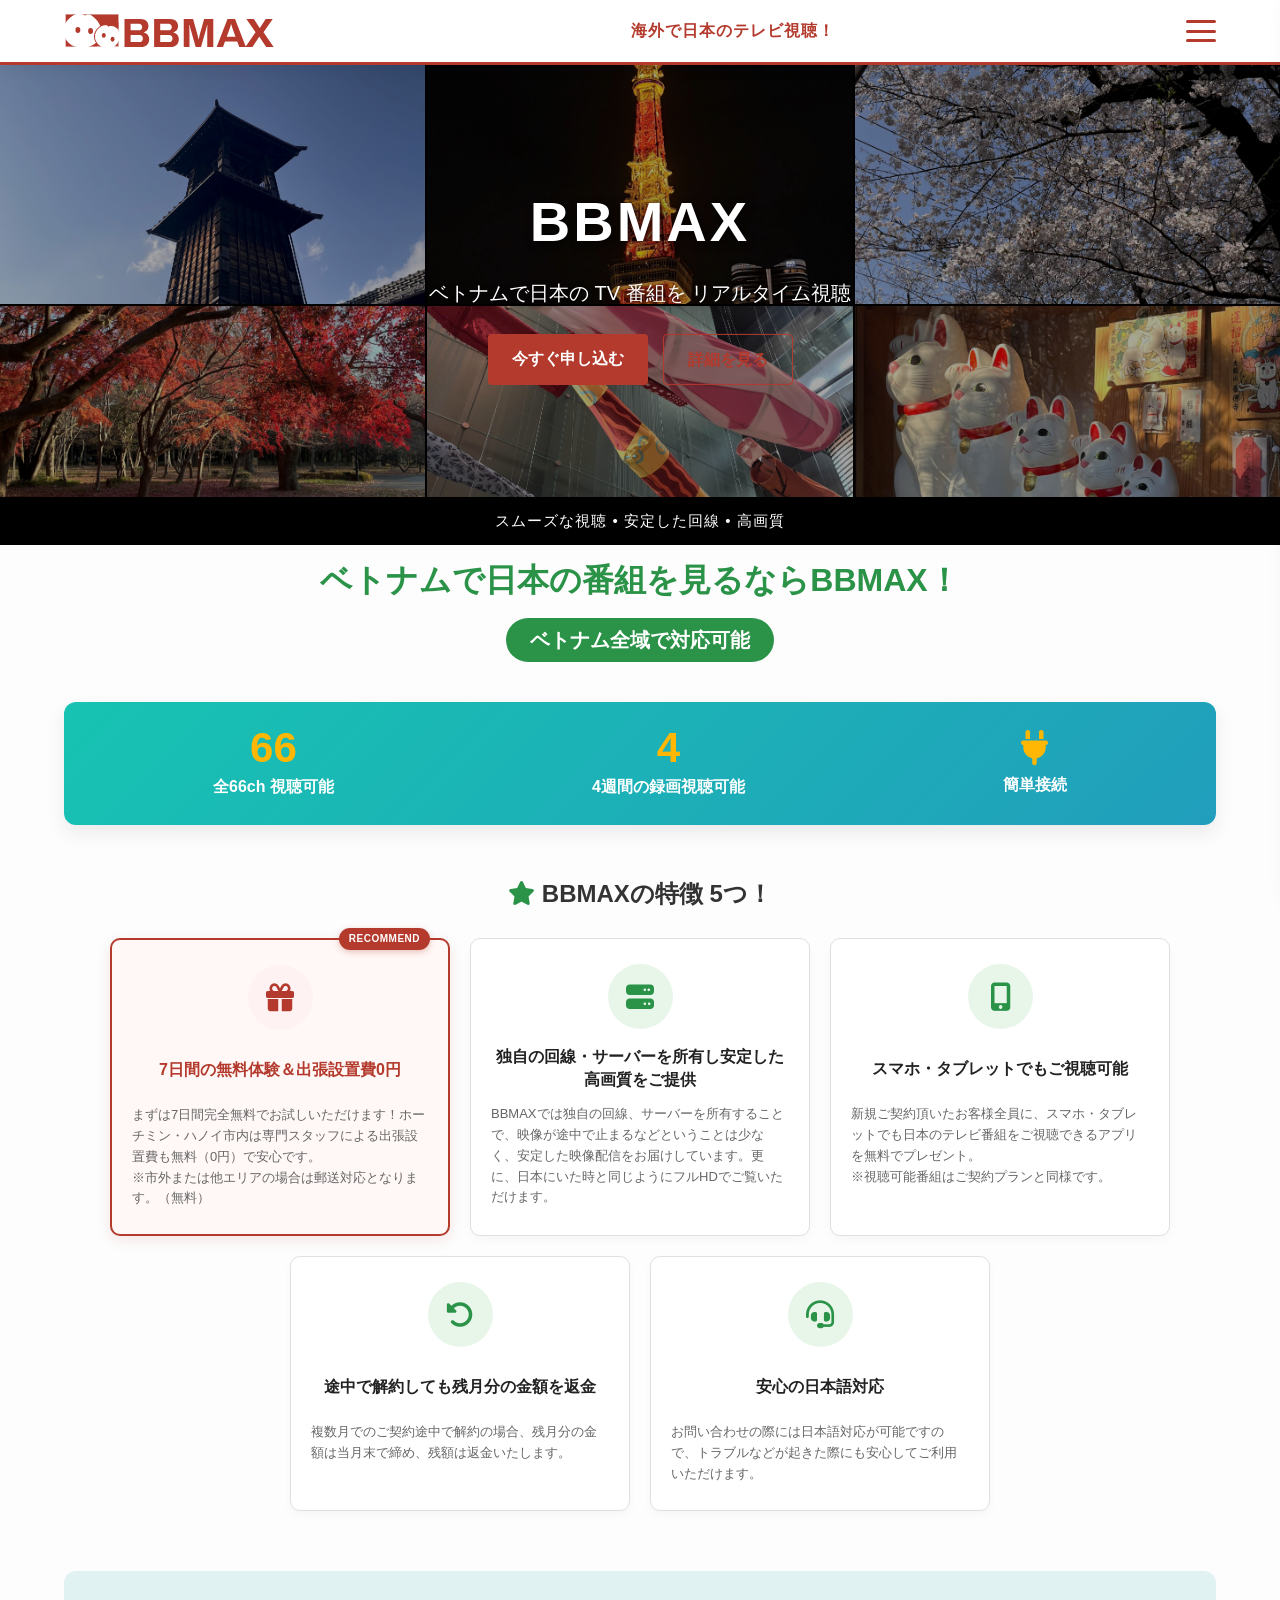
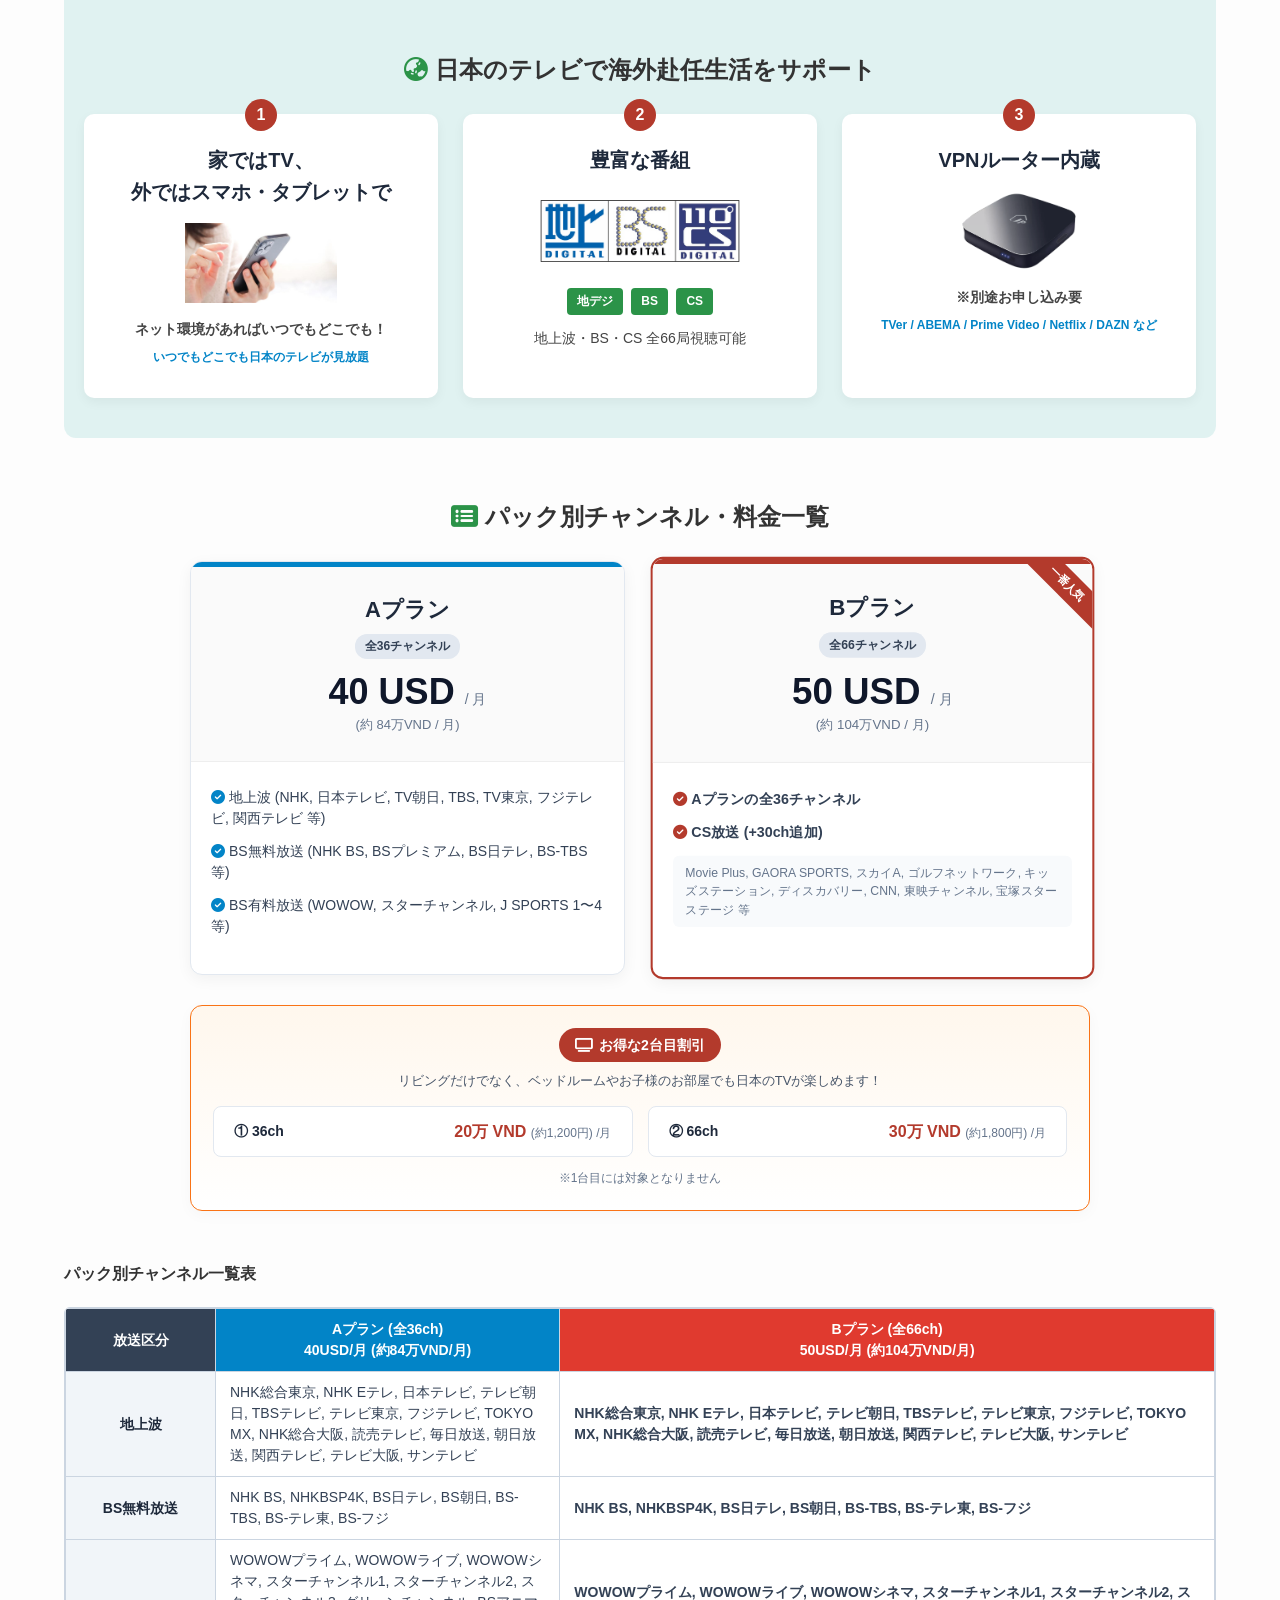
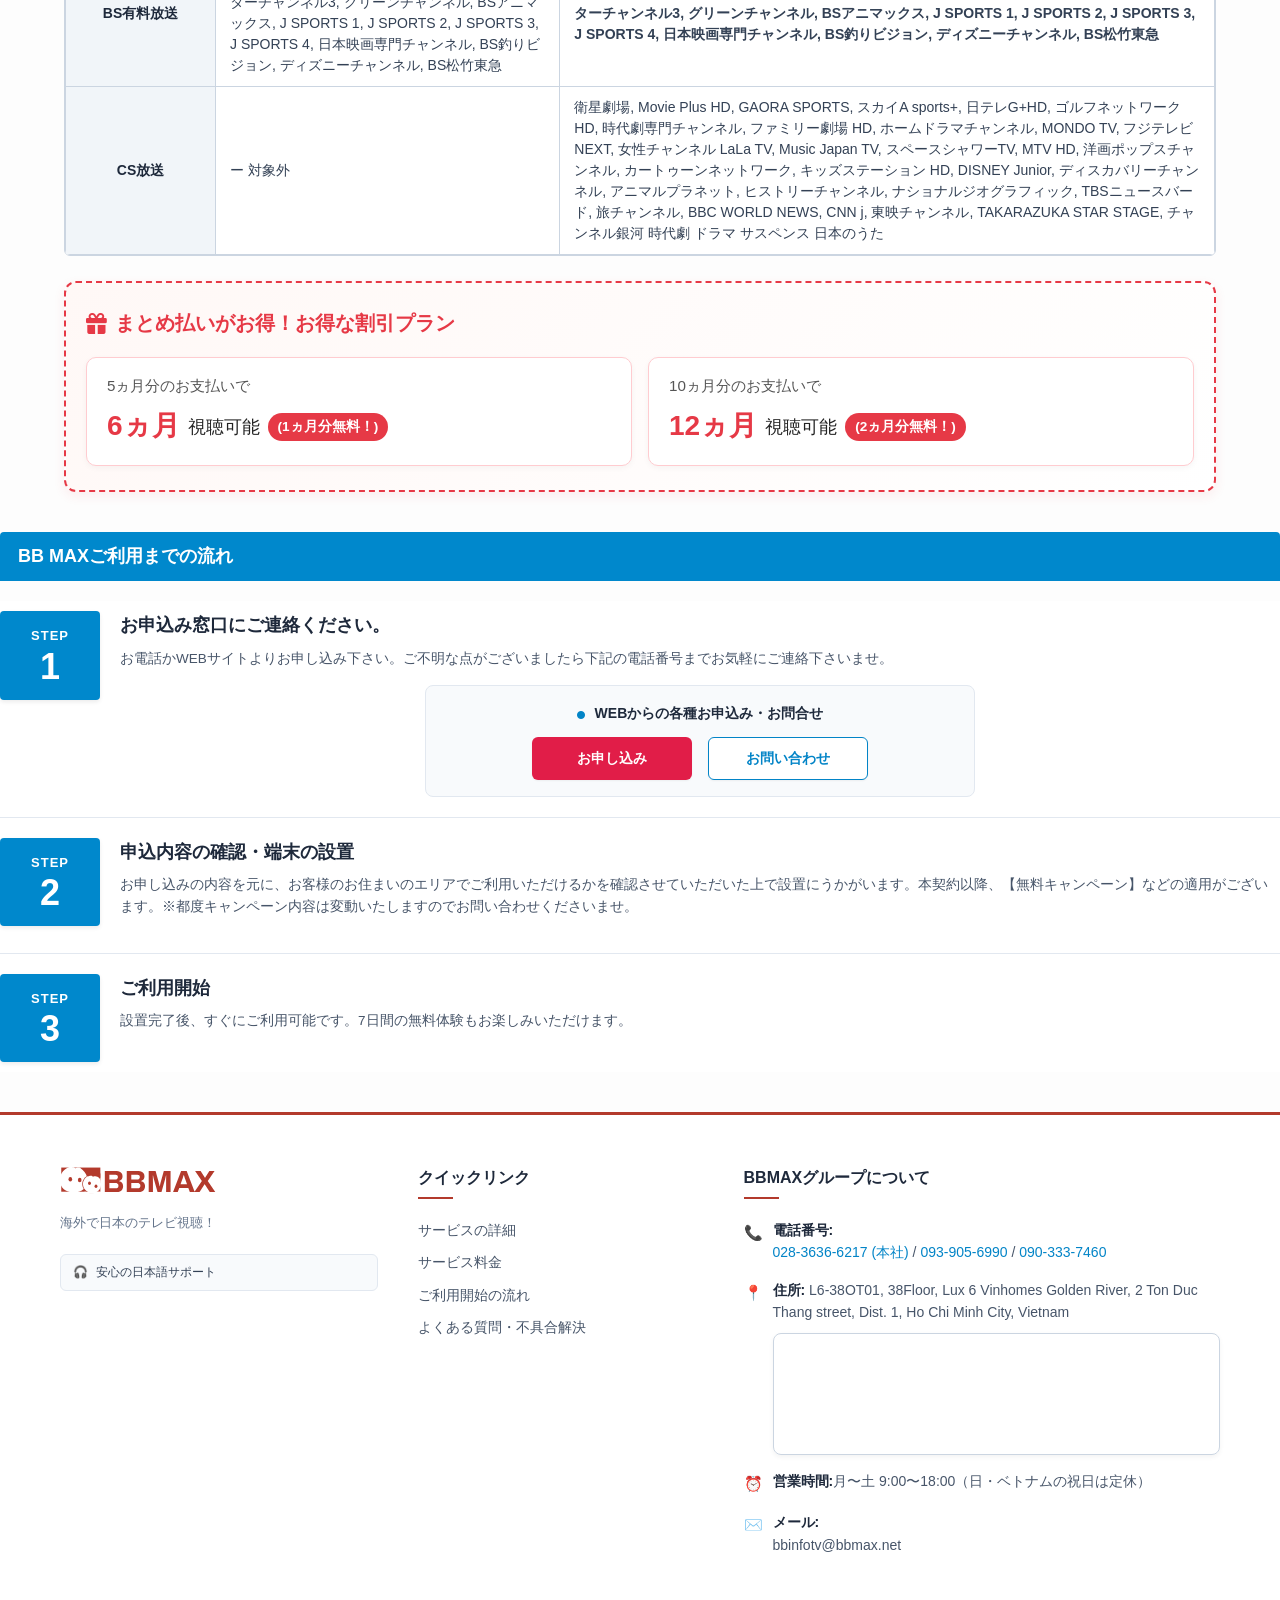
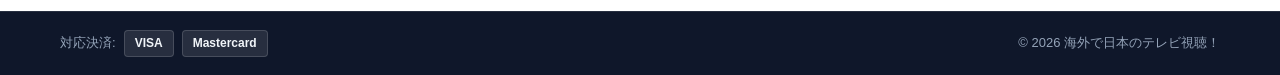
<file: index.html>
<!DOCTYPE html>
<html lang="ja">
<head>
    <meta charset="UTF-8">
    <meta name="viewport" content="width=device-width, initial-scale=1.0">
    <title>BBMAX - 海外で日本のテレビ視聴</title>
    <meta name="description" content="ベトナムで日本のTV番組をリアルタイム視聴！66チャンネル対応、4週間の録画機能、日本VPNルーター内蔵のBBMAX。">

    <!-- Favicon -->
    <link rel="icon" type="image/png" href="images/favicon.png">

    <!-- Font Awesome (Icons) -->
    <link rel="stylesheet" href="https://cdnjs.cloudflare.com/ajax/libs/font-awesome/6.4.0/css/all.min.css">

    <!-- Custom CSS -->
    <link rel="stylesheet" href="style.css">
</head>
<body>

    <!-- HEADER -->
    <header>
        <div class="container header-container">
            <!-- Logo -->
            <div class="logo">
                <a href="index.html"><img src="images/BBMAX.svg" alt="BBMAX Logo"></a>
            </div>

            <!-- Slogan ở giữa -->
            <div class="header-slogan">
                海外で日本のテレビ視聴！
            </div>

            <!-- Nút Hamburger Icon 3 gạch -->
            <button class="hamburger-btn" id="hamburgerBtn" aria-label="Toggle Menu">
                <span class="bar"></span>
                <span class="bar"></span>
                <span class="bar"></span>
            </button>
        </div>
    </header>

    <!-- SIDEBAR MENU (Trượt từ bên phải ra) -->
    <div class="menu-overlay" id="menuOverlay"></div>
    <nav class="side-menu" id="sideMenu" aria-label="Sidebar Menu">
        <button class="close-btn" id="closeBtn" aria-label="Close Menu">&times;</button>
        
        <ul class="side-menu-links">
            <li><a href="#details-section">サービスの詳細</a></li>
            <li><a href="#pricing-section">サービス料金</a></li>
            <li><a href="#workflow-section">利用開始の流れ</a></li>
            <li><a href="moshikomi.html" class="btn-highlight">お申込み</a></li>
            <li><a href="contact.html" class="btn-outline-menu">お問合せ</a></li>
            
            <li class="menu-divider"></li>
            <li><a href="faq.html">よくある質問・不具合解決</a></li>
        </ul>

        <div class="side-menu-footer">
            <div class="phone-info">
                <p>☎ 093-905-6990 <small>(日本語対応)</small></p>
                <p>☎ 090-333-7460 <small>(ベトナム語対応)</small></p>
            </div>
        </div>
    </nav>

    <!-- MAIN CONTENT -->
    <main>
        <!-- HERO SECTION -->
        <section class="hero-nhk">
            <div class="hero-grid">
                <!-- Ô 1 -->
                <div class="grid-item animated-item">
                    <img src="images/tv-show-1.jpg" class="img-old" alt="テレビ番組 1">
                    <img src="images/tv-show-1-alt.jpg" class="img-new" alt="テレビ番組 1 Alt">
                </div>
                <!-- Ô 2 -->
                <div class="grid-item animated-item">
                    <img src="images/tv-show-2.jpg" class="img-old" alt="テレビ番組 2">
                    <img src="images/tv-show-2-alt.jpg" class="img-new" alt="テレビ番組 2 Alt">
                </div>
                <!-- Ô 3 -->
                <div class="grid-item animated-item">
                    <img src="images/tv-show-3.jpg" class="img-old" alt="テレビ番組 3">
                    <img src="images/tv-show-3-alt.jpg" class="img-new" alt="テレビ番組 3 Alt">
                </div>
                <!-- Ô 4 -->
                <div class="grid-item animated-item">
                    <img src="images/tv-show-4.jpg" class="img-old" alt="テレビ番組 4">
                    <img src="images/tv-show-4-alt.jpg" class="img-new" alt="テレビ番組 4 Alt">
                </div>
                <!-- Ô 5 -->
                <div class="grid-item animated-item">
                    <img src="images/tv-show-5.jpg" class="img-old" alt="テレビ番組 5">
                    <img src="images/tv-show-5-alt.jpg" class="img-new" alt="テレビ番組 5 Alt">
                </div>
                <!-- Ô 6 -->
                <div class="grid-item animated-item">
                    <img src="images/tv-show-6.jpg" class="img-old" alt="テレビ番組 6">
                    <img src="images/tv-show-6-alt.jpg" class="img-new" alt="テレビ番組 6 Alt">
                </div>
            </div>

            <div class="hero-overlay">
                <h1>BBMAX</h1>
                <p>ベトナムで日本の TV 番組を リアルタイム視聴</p>
                <div class="hero-btns">
                    <a href="moshikomi.html" class="btn-primary">今すぐ申し込む</a>
                    <a href="#details-section" class="btn-outline">詳細を見る</a>
                </div>
            </div>

            <div class="hero-bottom-bar">
                <span>スムーズな視聴 • 安定した回線 • 高画質</span>
            </div>
        </section>

        <!-- SECTION CHI TIẾT DỊCH VỤ BBMAX -->
        <section id="details-section" class="details-section">
            <div class="container">
                
                <!-- 1. Tiêu đề chính -->
                <div class="details-header">
                    <h2 class="section-title">ベトナムで日本の番組を見るならBBMAX！</h2>
                    <span class="badge-green">ベトナム全域で対応可能</span>
                </div>

                <!-- 2. Thống kê nổi bật -->
                <div class="highlights-banner">
    <div class="hl-item">
        <span class="hl-number">66</span>
        <span class="hl-text">全66ch 視聴可能</span>
    </div>
    <div class="hl-item">
        <span class="hl-number">4</span>
        <span class="hl-text">4週間の録画視聴可能</span>
    </div>
    <div class="hl-item">
        <span class="hl-icon"><i class="fas fa-plug" aria-hidden="true"></i></span>
        <span class="hl-text">簡単接続</span>
    </div>
</div>

               <!-- 3. Năm đặc trưng nổi bật -->
<h3 class="sub-section-title"><i class="fas fa-star" aria-hidden="true"></i> BBMAXの特徴 5つ！</h3>
<div class="features-grid">
    
    <!-- CARD 1 (ĐƯA LÊN ĐẦU): DÙNG THỬ 7 NGÀY & FREESHIP -->
    <article class="feature-card feature-card-highlight">
    <div class="feature-icon"><i class="fas fa-gift" aria-hidden="true"></i></div>
    <h4>7日間の無料体験＆出張設置費0円</h4>
    <p>まずは7日間完全無料でお試しいただけます！ホーチミン・ハノイ市内は専門スタッフによる出張設置費も無料（0円）で安心です。<br>※市外または他エリアの場合は郵送対応となります。（無料）</p>
</article>

    <!-- CARD 2: Server riêng -->
    <article class="feature-card">
        <div class="feature-icon"><i class="fas fa-server" aria-hidden="true"></i></div>
        <h4>独自の回線・サーバーを所有し安定した高画質をご提供</h4>
        <p>BBMAXでは独自の回線、サーバーを所有することで、映像が途中で止まるなどということは少なく、安定した映像配信をお届けしています。更に、日本にいた時と同じようにフルHDでご覧いただけます。</p>
    </article>

    <!-- CARD 3: Smartphone / Tablet -->
    <article class="feature-card">
        <div class="feature-icon"><i class="fas fa-mobile-alt" aria-hidden="true"></i></div>
        <h4>スマホ・タブレットでもご視聴可能</h4>
        <p>新規ご契約頂いたお客様全員に、スマホ・タブレットでも日本のテレビ番組をご視聴できるアプリを無料でプレゼント。<br>※視聴可能番組はご契約プランと同様です。</p>
    </article>

    <!-- CARD 4: Hoàn tiền khi hủy -->
    <article class="feature-card">
        <div class="feature-icon"><i class="fas fa-undo-alt" aria-hidden="true"></i></div>
        <h4>途中で解約しても残月分の金額を返金</h4>
        <p>複数月でのご契約途中で解約の場合、残月分の金額は当月末で締め、残額は返金いたします。</p>
    </article>

    <!-- CARD 5: Hỗ trợ tiếng Nhật -->
    <article class="feature-card">
        <div class="feature-icon"><i class="fas fa-headset" aria-hidden="true"></i></div>
        <h4>安心の日本語対応</h4>
        <p>お問い合わせの際には日本語対応が可能ですので、トラブルなどが起きた際にも安心してご利用いただけます。</p>
    </article>

</div>

                <!-- 4. 3 Trụ cột dịch vụ -->
                <div id="pillars-section" class="pillars-container">
    <h3 class="sub-section-title"><i class="fas fa-globe-asia" aria-hidden="true"></i> 日本のテレビで海外赴任生活をサポート</h3>
    <div class="pillars-grid">

        <!-- CARD 1: Đưa nội dung Smartphone/Tablet lên vị trí Số 1 -->
        <article class="pillar-card">
            <div class="pillar-badge">1</div>
            <h4>家ではTV、<br>
                外ではスマホ・タブレットで</h4>
            <div class="pillar-img-box">
                <img src="images/watchtv.jpg" alt="スマホでいつでもどこでもテレビ視聴" loading="lazy">
            </div>
            <p class="pillar-desc"><strong>ネット環境があればいつでもどこでも！</strong></p>
            <p class="app-list">いつでもどこでも日本のテレビが見放題</p>
        </article>

        <!-- CARD 2: Nội dung TV Nhật Bản (Cũ số 1) -->
        <article class="pillar-card">
            <div class="pillar-badge">2</div>
            <h4>豊富な番組</h4>
            <div class="pillar-img-box">
                <img src="images/tv-logos.png" alt="日本民放テレビのロゴ一覧" loading="lazy">
            </div>
            <div class="pillar-tags">
                <span>地デジ</span>
                <span>BS</span>
                <span>CS</span>
            </div>
            <p class="pillar-desc">地上波・BS・CS 全66局視聴可能</p>
        </article>

        <!-- CARD 3: Nội dung Chống chặn IP (Cũ số 2) -->
        <article class="pillar-card">
            <div class="pillar-badge">3</div>
            <h4>VPNルーター内蔵</h4>
            <div class="pillar-img-box">
                <img src="images/box.png" alt="BBMAX TV BOX" loading="lazy">
            </div>
            <p class="pillar-desc"><strong>※別途お申し込み要</strong></p>
            <p class="app-list">TVer / ABEMA / Prime Video / Netflix / DAZN など</p>
        </article>

    </div>
</div>
<!-- 5. SECTION BẢNG GIÁ & DANH SÁCH KÊNH -->
<div id="pricing-section" class="pricing-section">
    <h3 class="sub-section-title"><i class="fas fa-list-alt" aria-hidden="true"></i> パック別チャンネル・料金一覧</h3>

    <div class="pricing-grid">
        <!-- Gói A Plan -->
        <article class="pricing-card">
            <div class="card-header border-blue">
                <h3>Aプラン</h3>
                <div class="channel-count">全36チャンネル</div>
                <div class="price">40 USD <span>/ 月</span></div>
                <div class="price-vnd">(約 84万VND / 月)</div>
            </div>
            <div class="card-body">
                <ul class="channel-category-list">
                    <li><i class="fas fa-check-circle text-blue" aria-hidden="true"></i> 地上波 (NHK, 日本テレビ, TV朝日, TBS, TV東京, フジテレビ, 関西テレビ 等)</li>
                    <li><i class="fas fa-check-circle text-blue" aria-hidden="true"></i> BS無料放送 (NHK BS, BSプレミアム, BS日テレ, BS-TBS 等)</li>
                    <li><i class="fas fa-check-circle text-blue" aria-hidden="true"></i> BS有料放送 (WOWOW, スターチャンネル, J SPORTS 1〜4 等)</li>
                </ul>
            </div>
        </article>

        <!-- Gói B Plan (Nổi bật) -->
        <article class="pricing-card featured">
            <div class="popular-badge">一番人気</div>
            <div class="card-header border-red">
                <h3>Bプラン</h3>
                <div class="channel-count">全66チャンネル</div>
                <div class="price">50 USD <span>/ 月</span></div>
                <div class="price-vnd">(約 104万VND / 月)</div>
            </div>
            <div class="card-body">
                <ul class="channel-category-list">
                    <li><i class="fas fa-check-circle text-red" aria-hidden="true"></i> <strong>Aプランの全36チャンネル</strong></li>
                    <li><i class="fas fa-check-circle text-red" aria-hidden="true"></i> <strong>CS放送 (+30ch追加)</strong></li>
                    <li class="sub-detail">Movie Plus, GAORA SPORTS, スカイA, ゴルフネットワーク, キッズステーション, ディスカバリー, CNN, 東映チャンネル, 宝塚スターステージ 等</li>
                </ul>
            </div>
        </article>
    </div>

    <!-- KHỐI ƯU ĐÃI MÁY THỨ 2 (ĐÃ LỌC BỎ DẾT DỊCH VỤ ĐIỆN THOẠI) -->
    <div class="pricing-options-container">
        <div class="option-card option-discount">
            <div class="option-header">
                <span class="option-badge"><i class="fas fa-tv" aria-hidden="true"></i> お得な2台目割引</span>
                <p class="option-sub">リビングだけでなく、ベッドルームやお子様のお部屋でも日本のTVが楽しめます！</p>
            </div>
            <ul class="option-price-list">
                <li>
                    <span class="opt-plan">① 36ch</span>
                    <span class="opt-price"><strong>20万 VND</strong> <small>(約1,200円) /月</small></span>
                </li>
                <li>
                    <span class="opt-plan">② 66ch</span>
                    <span class="opt-price"><strong>30万 VND</strong> <small>(約1,800円) /月</small></span>
                </li>
            </ul>
            <p class="option-note">※1台目には対象となりません</p>
        </div>
    </div>
</div>
    <!-- BẢNG SO SÁNH DANH SÁCH KÊNH CHI TIẾT (100% TIẾNG NHẬT) -->
    <div class="channel-table-section">
        <h4 class="table-title">パック別チャンネル一覧表</h4>
        
        <div class="table-responsive-wrapper">
            <table class="channel-table">
                <thead>
                    <tr>
                        <th class="col-category">放送区分</th>
                        <th class="col-plan-a">
                            <div class="plan-head-name">Aプラン (全36ch)</div>
                            <div class="plan-head-price">40USD/月 (約84万VND/月)</div>
                        </th>
                        <th class="col-plan-b">
                            <div class="plan-head-name">Bプラン (全66ch)</div>
                            <div class="plan-head-price">50USD/月 (約104万VND/月)</div>
                        </th>
                    </tr>
                </thead>
                <tbody>
                    <!-- 地上波 -->
                    <tr>
                        <td class="cat-cell">地上波</td>
                        <td class="plan-a-cell">
                            NHK総合東京, NHK Eテレ, 日本テレビ, テレビ朝日, TBSテレビ, テレビ東京, フジテレビ, TOKYO MX, NHK総合大阪, 読売テレビ, 毎日放送, 朝日放送, 関西テレビ, テレビ大阪, サンテレビ
                        </td>
                        <td class="plan-b-cell">
                            <strong>NHK総合東京, NHK Eテレ, 日本テレビ, テレビ朝日, TBSテレビ, テレビ東京, フジテレビ, TOKYO MX, NHK総合大阪, 読売テレビ, 毎日放送, 朝日放送, 関西テレビ, テレビ大阪, サンテレビ</strong>
                        </td>
                    </tr>

                    <!-- BS無料放送 -->
                    <tr>
                        <td class="cat-cell">BS無料放送</td>
                        <td class="plan-a-cell">
                            NHK BS, NHKBSP4K, BS日テレ, BS朝日, BS-TBS, BS-テレ東, BS-フジ
                        </td>
                        <td class="plan-b-cell">
                            <strong>NHK BS, NHKBSP4K, BS日テレ, BS朝日, BS-TBS, BS-テレ東, BS-フジ</strong>
                        </td>
                    </tr>

                    <!-- BS有料放送 -->
                    <tr>
                        <td class="cat-cell">BS有料放送</td>
                        <td class="plan-a-cell">
                            WOWOWプライム, WOWOWライブ, WOWOWシネマ, スターチャンネル1, スターチャンネル2, スターチャンネル3, グリーンチャンネル, BSアニマックス, J SPORTS 1, J SPORTS 2, J SPORTS 3, J SPORTS 4, 日本映画専門チャンネル, BS釣りビジョン, ディズニーチャンネル, BS松竹東急
                        </td>
                        <td class="plan-b-cell">
                            <strong>WOWOWプライム, WOWOWライブ, WOWOWシネマ, スターチャンネル1, スターチャンネル2, スターチャンネル3, グリーンチャンネル, BSアニマックス, J SPORTS 1, J SPORTS 2, J SPORTS 3, J SPORTS 4, 日本映画専門チャンネル, BS釣りビジョン, ディズニーチャンネル, BS松竹東急</strong>
                        </td>
                    </tr>

                    <!-- CS放送 -->
                    <tr>
                        <td class="cat-cell highlight-cat">CS放送</td>
                        <td class="plan-a-cell not-supported">
                            <span class="no-icon">ー</span> 対象外
                        </td>
                        <td class="plan-b-cell cs-list">
                            衛星劇場, Movie Plus HD, GAORA SPORTS, スカイA sports+, 日テレG+HD, ゴルフネットワークHD, 時代劇専門チャンネル, ファミリー劇場 HD, ホームドラマチャンネル, MONDO TV, フジテレビNEXT, 女性チャンネル LaLa TV, Music Japan TV, スペースシャワーTV, MTV HD, 洋画ポップスチャンネル, カートゥーンネットワーク, キッズステーション HD, DISNEY Junior, ディスカバリーチャンネル, アニマルプラネット, ヒストリーチャンネル, ナショナルジオグラフィック, TBSニュースバード, 旅チャンネル, BBC WORLD NEWS, CNN j, 東映チャンネル, TAKARAZUKA STAR STAGE, チャンネル銀河 時代劇 ドラマ サスペンス 日本のうた
                        </td>
                    </tr>
                </tbody>
            </table>
        </div>
    </div>

    <!-- Banner Khuyến mãi -->
    <div class="discount-banner">
        <h4><i class="fas fa-gift" aria-hidden="true"></i> まとめ払いがお得！お得な割引プラン</h4>
        <div class="discount-grid">
            <div class="discount-item">
                <span class="disc-title">5ヵ月分のお支払いで</span>
                <span class="disc-desc"><strong>6ヵ月</strong> 視聴可能 <small>(1ヵ月分無料！)</small></span>
            </div>
            <div class="discount-item">
                <span class="disc-title">10ヵ月分のお支払いで</span>
                <span class="disc-desc"><strong>12ヵ月</strong> 視聴可能 <small>(2ヵ月分無料！)</small></span>
            </div>
        </div>
    </div>
</div>

               <!-- 6. SECTION QUY TRÌNH SỬ DỤNG (THAY THẾ CHO 3 THẺ CŨ) -->
<section id="workflow-section" class="step-flow-section">
    <div class="step-flow-header">
        <h3>BB MAXご利用までの流れ</h3>
    </div>

    <div class="step-flow-container">
        <!-- STEP 1 -->
        <div class="step-card">
            <div class="step-badge">
                <span>STEP</span>
                <strong>1</strong>
            </div>
            <div class="step-content">
                <h4>お申込み窓口にご連絡ください。</h4>
                <p class="step-desc">お電話かWEBサイトよりお申し込み下さい。ご不明な点がございましたら下記の電話番号までお気軽にご連絡下さいませ。</p>
                
                <div class="step-contact-box">
                    <div class="contact-col">
                        <span class="contact-label"><i class="fas fa-circle"></i> WEBからの各種お申込み・お問合せ</span>
                        <div class="btn-action-group">
                            <a href="moshikomi.html" class="btn-step-red">お申し込み</a>
                            <a href="contact.html" class="btn-step-green">お問い合わせ</a>
                        </div>
                    </div>
                </div>
            </div>
        </div>

        <!-- STEP 2 -->
        <div class="step-card">
            <div class="step-badge">
                <span>STEP</span>
                <strong>2</strong>
            </div>
            <div class="step-content">
                <h4>申込内容の確認・端末の設置</h4>
                <p class="step-desc">お申し込みの内容を元に、お客様のお住まいのエリアでご利用いただけるかを確認させていただいた上で設置にうかがいます。本契約以降、【無料キャンペーン】などの適用がございます。※都度キャンペーン内容は変動いたしますのでお問い合わせくださいませ。</p>
            </div>
        </div>

        <!-- STEP 3 -->
        <div class="step-card">
            <div class="step-badge">
                <span>STEP</span>
                <strong>3</strong>
            </div>
            <div class="step-content">
                <h4>ご利用開始</h4>
                <p class="step-desc">設置完了後、すぐにご利用可能です。7日間の無料体験もお楽しみいただけます。</p>
            </div>
        </div>
    </div>
</section>

            </div>
        </section>
    </main>

    <!-- FOOTER -->
    <footer class="site-footer" id="contact-section">
    <div class="footer-container">
        <!-- Cột 1: Branding & Trust Signals -->
        <div class="footer-col footer-brand">
            <img src="images/BBMAX.svg" alt="BBMAX Logo" class="footer-logo">
            <p class="brand-desc">海外で日本のテレビ視聴！</p>

            <!-- Tăng độ uy tín với Trust Badges -->
            <div class="trust-badges">
                <div class="badge-item">
                    <span class="badge-icon">🎧</span>
                    <span>安心の日本語サポート</span>
                </div>
            </div>
        </div>

        <!-- Cột 2: Links & Legal -->
        <div class="footer-col">
            <h4 class="footer-title">クイックリンク</h4>
            <ul class="footer-links">
                <li><a href="#details-section">サービスの詳細</a></li>
                <li><a href="#pricing-section">サービス料金</a></li>
                <li><a href="#workflow-section">ご利用開始の流れ</a></li>
                <li><a href="faq.html">よくある質問・不具合解決</a></li>
            </ul>
        </div>

        <!-- Cột 3: Contact Info & Mini Map -->
        <div class="footer-col footer-contact">
            <h4 class="footer-title">
    <a href="https://bbmaxgroup.amebaownd.com" target="_blank" rel="noopener noreferrer" class="footer-link-group">
        BBMAXグループについて
    </a>
</h4>
            <ul class="contact-info">
                <li>
                    <span class="contact-icon">📞</span>
                    <div>
                        <strong>電話番号:</strong><br>
                        <a href="tel:02836366217">028-3636-6217 (本社)</a> / 
                        <a href="tel:0939056990">093-905-6990</a> /
                        <a href="tel:0903337460">090-333-7460</a>
                    </div>
                </li>
                <li>
                    <span class="contact-icon">📍</span>
                    <div>
                        <strong>住所:</strong> L6-38OT01, 38Floor, Lux 6 Vinhomes Golden River, 2 Ton Duc Thang street, Dist. 1, Ho Chi Minh City, Vietnam
                        
                        <!-- Google Maps thu nhỏ -->
                        <div class="footer-map-wrapper">
                            <iframe 
                                src="https://www.google.com/maps/embed?pb=!1m18!1m12!1m3!1d3919.4587883204276!2d106.70519397573616!3d10.776127659195353!2m3!1f0!2f0!3f0!3m2!1i1024!2i768!4f13.1!3m3!1m2!1s0x31752fba3fe4757d%3A0x277730b0f438970e!2sVinhomes%20Golden%20River!5e0!3m2!1svi!2s!4v1710000000000!5m2!1svi!2s" 
                                width="100%" 
                                height="120" 
                                style="border:0;" 
                                allowfullscreen="" 
                                loading="lazy" 
                                referrerpolicy="no-referrer-when-downgrade">
                            </iframe>
                        </div>
                    </div>
                </li>
                <li>
                    <span class="contact-icon">⏰</span>
                    <div><strong>営業時間:</strong>月〜土 9:00〜18:00（日・ベトナムの祝日は定休）</div>
                </li>
                <li>
                    <span class="contact-icon">✉️</span>
                    <div>
                            <strong>メール:</strong><br>
                            bbinfotv@bbmax.net
                        </div>
                </li>
            </ul>
        </div>
    </div>

    <!-- Bottom Bar (Payment + Copyright) -->
    <div class="footer-bottom">
        <div class="footer-bottom-container">
            <div class="payment-methods">
                <span>対応決済:</span>
                <span class="pay-card">VISA</span>
                <span class="pay-card">Mastercard</span>
            </div>
            <p class="copyright">&copy; 2026 海外で日本のテレビ視聴！</p>
        </div>
    </div>
</footer>
    <!-- SCRIPT HAMBURGER MENU -->
    <script>
        document.addEventListener('DOMContentLoaded', function () {
            const hamburgerBtn = document.getElementById('hamburgerBtn');
            const closeBtn = document.getElementById('closeBtn');
            const sideMenu = document.getElementById('sideMenu');
            const menuOverlay = document.getElementById('menuOverlay');
            const menuLinks = document.querySelectorAll('.side-menu-links a');

            function openMenu() {
                sideMenu.classList.add('active');
                menuOverlay.classList.add('active');
            }

            function closeMenu() {
                sideMenu.classList.remove('active');
                menuOverlay.classList.remove('active');
            }

            if (hamburgerBtn) hamburgerBtn.addEventListener('click', openMenu);
            if (closeBtn) closeBtn.addEventListener('click', closeMenu);
            if (menuOverlay) menuOverlay.addEventListener('click', closeMenu);

            // Tự động đóng menu khi bấm vào link trong sidebar
            menuLinks.forEach(link => {
                link.addEventListener('click', closeMenu);
            });
        });
    </script>
</body>
</html>
</file>
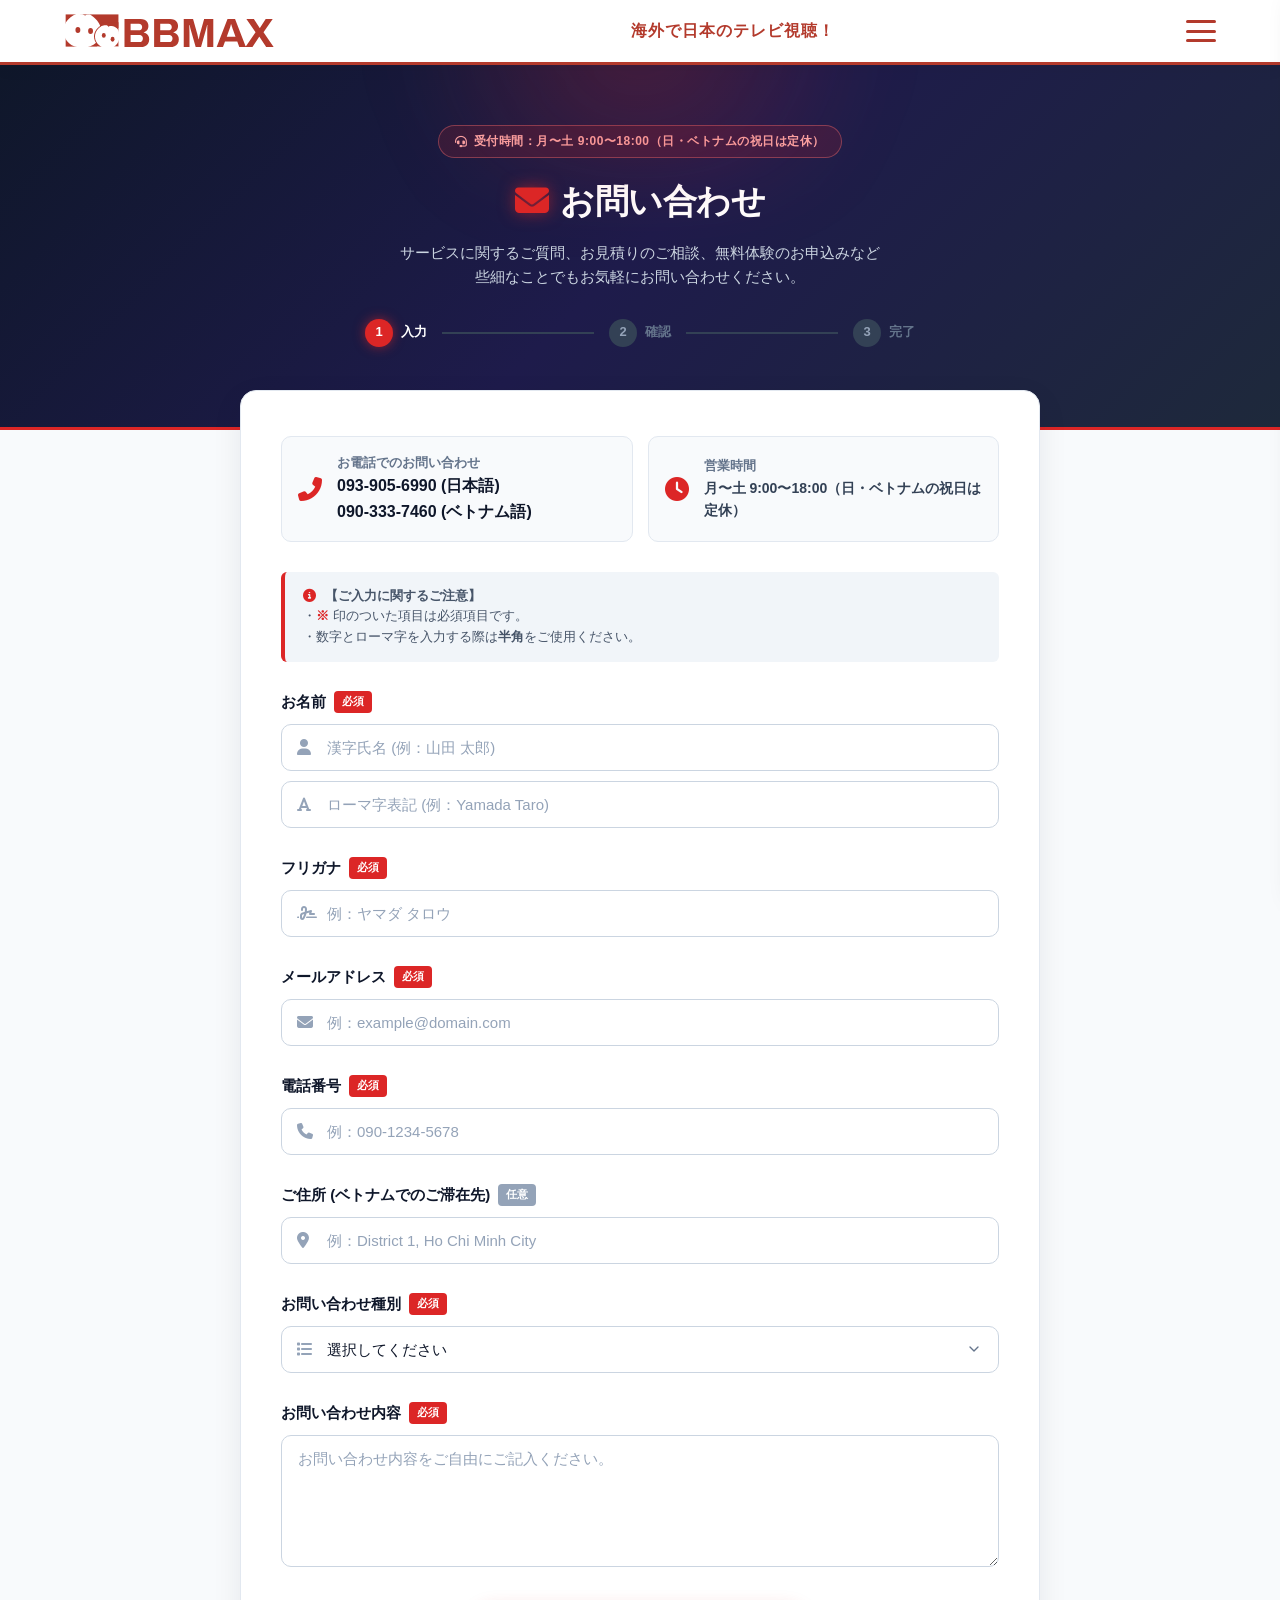
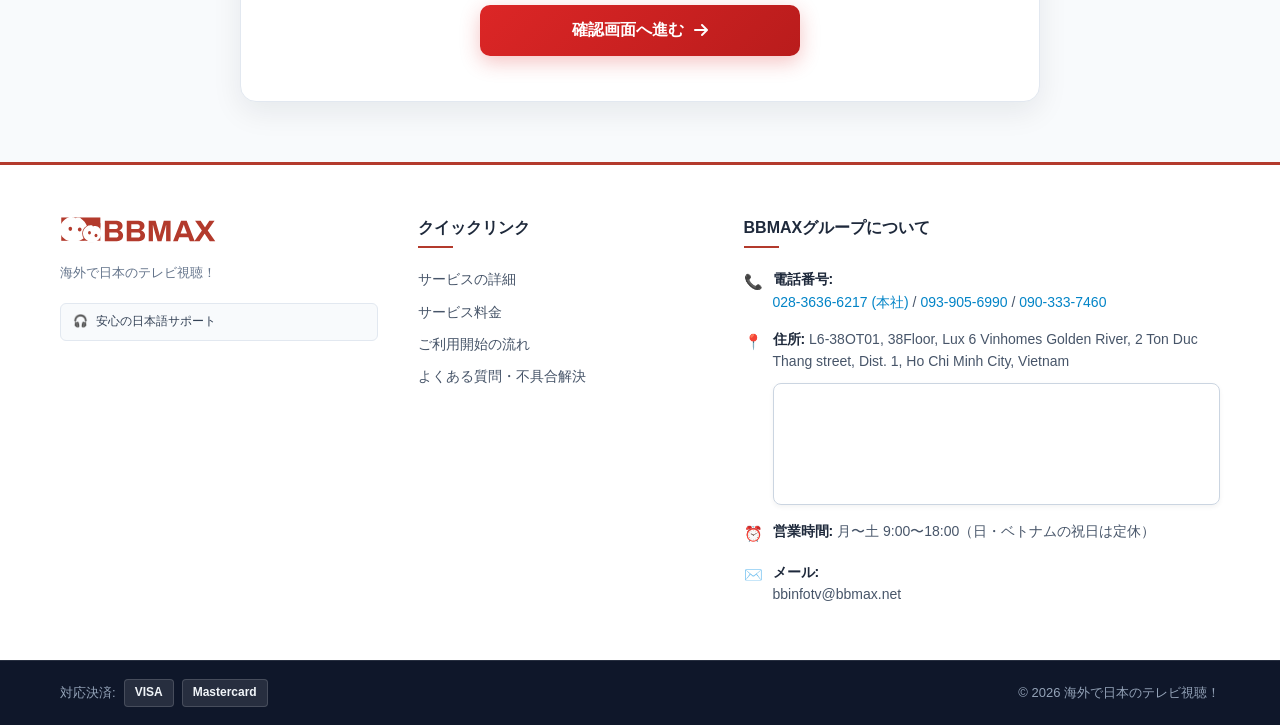
<file: contact.html>
<!DOCTYPE html>
<html lang="ja">
<head>
    <meta charset="UTF-8">
    <meta name="viewport" content="width=device-width, initial-scale=1.0">
    <title>お問い合わせ - BBMAX 海外で日本のテレビ視聴</title>
    <meta name="description" content="BBMAXへのお問い合わせページです。サービス内容、料金、設置に関するご質問やご相談など、お気軽にお問い合わせください。">

    <!-- Favicon -->
    <link rel="icon" type="image/png" href="images/favicon.png">

    <!-- Font Awesome (Icons) -->
    <link rel="stylesheet" href="https://cdnjs.cloudflare.com/ajax/libs/font-awesome/6.4.0/css/all.min.css">

    <!-- Custom CSS -->
    <link rel="stylesheet" href="style.css">
    
    <!-- CSS riêng cho trang Contact お問い合わせ -->
    <style>
        :root {
            --primary-red: #dc2626;
            --primary-red-hover: #b91c1c;
            --primary-red-light: #fef2f2;
            --border-slate: #cbd5e1;
            --text-main: #0f172a;
        }

        /* BANNER */
        .page-banner {
            position: relative;
            background: linear-gradient(135deg, #0f172a 0%, #1e1b4b 50%, #1e293b 100%);
            color: #ffffff;
            padding: 60px 20px 80px;
            text-align: center;
            overflow: hidden;
            border-bottom: 3px solid var(--primary-red);
        }

        .page-banner::before {
            content: '';
            position: absolute;
            top: -50%;
            left: 50%;
            transform: translateX(-50%);
            width: 600px;
            height: 300px;
            background: radial-gradient(circle, rgba(220, 38, 38, 0.25) 0%, rgba(0, 0, 0, 0) 70%);
            pointer-events: none;
            filter: blur(40px);
        }

        .banner-badge {
            display: inline-flex;
            align-items: center;
            gap: 6px;
            background: rgba(220, 38, 38, 0.15);
            border: 1px solid rgba(250, 114, 114, 0.4);
            color: #fca5a5;
            font-size: 12px;
            font-weight: 700;
            padding: 6px 16px;
            border-radius: 20px;
            margin-bottom: 16px;
            letter-spacing: 0.5px;
            text-transform: uppercase;
        }

        .page-banner h1 {
            font-size: 34px;
            font-weight: 800;
            margin-bottom: 12px;
            letter-spacing: -0.5px;
            color: #ffffff;
            display: flex;
            align-items: center;
            justify-content: center;
            gap: 12px;
        }
        .page-banner h1 i {
            color: var(--primary-red);
            filter: drop-shadow(0 0 8px rgba(220,38,38,0.6));
        }

        .page-banner p.banner-desc {
            font-size: 15px;
            color: #cbd5e1;
            max-width: 600px;
            margin: 0 auto 30px;
            line-height: 1.6;
        }

        /* STEPS PROGRESS BAR */
        .form-steps {
            display: flex;
            justify-content: center;
            align-items: center;
            gap: 15px;
            max-width: 550px;
            margin: 0 auto;
        }
        .step-item {
            display: flex;
            align-items: center;
            gap: 8px;
            font-size: 13px;
            color: #64748b;
            font-weight: 600;
            transition: all 0.3s ease;
        }
        .step-item.active {
            color: #ffffff;
        }
        .step-number {
            width: 28px;
            height: 28px;
            border-radius: 50%;
            background: #334155;
            color: #94a3b8;
            display: flex;
            align-items: center;
            justify-content: center;
            font-size: 13px;
            font-weight: 700;
            transition: all 0.3s ease;
        }
        .step-item.active .step-number {
            background: var(--primary-red);
            color: #ffffff;
            box-shadow: 0 0 12px rgba(220, 38, 38, 0.6);
        }
        .step-line {
            flex: 1;
            height: 2px;
            background: #334155;
            min-width: 30px;
        }

        /* FORM CONTAINER */
        .form-section {
            padding: 0 0 60px;
            background-color: #f8fafc;
        }

        .form-container {
            max-width: 800px;
            margin: -40px auto 0;
            background: #ffffff;
            padding: 45px 40px;
            border-radius: 16px;
            box-shadow: 0 10px 30px rgba(15, 23, 42, 0.08);
            border: 1px solid #e2e8f0;
            position: relative;
            z-index: 10;
        }

        /* INSTRUCTION BOX */
        .form-notice-box {
            background-color: #f1f5f9;
            border-left: 4px solid var(--primary-red);
            padding: 14px 18px;
            border-radius: 6px;
            margin-bottom: 28px;
            font-size: 13px;
            color: #475569;
            line-height: 1.6;
        }

        /* QUICK CONTACT CARDS */
        .quick-contact-grid {
            display: grid;
            grid-template-columns: repeat(2, 1fr);
            gap: 15px;
            margin-bottom: 30px;
        }
        .quick-card {
            background: #f8fafc;
            border: 1px solid #e2e8f0;
            padding: 16px;
            border-radius: 10px;
            display: flex;
            align-items: center;
            gap: 15px;
        }
        .quick-card i {
            font-size: 24px;
            color: var(--primary-red);
        }
        .quick-card div {
            display: flex;
            flex-direction: column;
        }
        .quick-card strong {
            font-size: 13px;
            color: #64748b;
        }
        .quick-card a {
            font-size: 16px;
            font-weight: 700;
            color: var(--text-main);
            text-decoration: none;
        }
        .quick-card a:hover {
            color: var(--primary-red);
        }

        .form-group {
            margin-bottom: 28px;
        }
        .form-group label.form-title {
            display: flex;
            align-items: center;
            font-weight: 700;
            font-size: 15px;
            color: var(--text-main);
            margin-bottom: 10px;
        }
        .form-group label .req {
            background-color: var(--primary-red);
            color: #fff;
            font-size: 11px;
            padding: 2px 8px;
            border-radius: 4px;
            margin-left: 8px;
            font-weight: 600;
        }
        .form-group label .opt {
            background-color: #94a3b8;
            color: #fff;
            font-size: 11px;
            padding: 2px 8px;
            border-radius: 4px;
            margin-left: 8px;
            font-weight: 600;
        }

        .input-wrapper {
            position: relative;
            display: flex;
            align-items: center;
        }
        .input-wrapper i.input-icon {
            position: absolute;
            left: 16px;
            color: #94a3b8;
            font-size: 16px;
            transition: color 0.25s ease;
            pointer-events: none;
        }

        .form-control {
            width: 100%;
            padding: 14px 16px 14px 45px;
            font-size: 15px;
            border: 1.5px solid var(--border-slate);
            border-radius: 10px;
            outline: none;
            transition: all 0.25s ease-in-out;
            font-family: inherit;
            color: var(--text-main);
            background-color: #fff;
        }
        .form-control::placeholder {
            color: #94a3b8;
        }
        .form-control:focus {
            border-color: var(--primary-red);
            box-shadow: 0 0 0 4px rgba(220, 38, 38, 0.12);
        }
        .input-wrapper:focus-within i.input-icon {
            color: var(--primary-red);
        }

        select.form-control {
            appearance: none;
            background-image: url("data:image/svg+xml;charset=UTF-8,%3csvg xmlns='http://www.w3.org/2000/svg' viewBox='0 0 24 24' fill='none' stroke='%2364748b' stroke-width='2' stroke-linecap='round' stroke-linejoin='round'%3e%3cpolyline points='6 9 12 15 18 9'%3e%3c/polyline%3e%3c/svg%3e");
            background-repeat: no-repeat;
            background-position: right 16px center;
            background-size: 16px;
            cursor: pointer;
        }

        textarea.form-control {
            padding-left: 16px;
        }

        /* BUTTONS */
        .submit-btn-wrap {
            text-align: center;
            margin-top: 30px;
            display: flex;
            gap: 15px;
            justify-content: center;
        }
        .btn-submit, .btn-back {
            font-size: 16px;
            font-weight: 700;
            padding: 15px 30px;
            border: none;
            border-radius: 10px;
            cursor: pointer;
            transition: all 0.3s ease;
            display: inline-flex;
            align-items: center;
            justify-content: center;
            gap: 10px;
        }
        .btn-submit {
            background: linear-gradient(135deg, var(--primary-red) 0%, var(--primary-red-hover) 100%);
            color: #ffffff;
            box-shadow: 0 6px 20px rgba(220, 38, 38, 0.28);
            flex: 1;
            max-width: 320px;
        }
        .btn-submit:hover {
            transform: translateY(-2px);
            box-shadow: 0 10px 25px rgba(220, 38, 38, 0.38);
        }
        .btn-back {
            background: #e2e8f0;
            color: #475569;
        }
        .btn-back:hover {
            background: #cbd5e1;
        }

        /* CONFIRMATION TABLE */
        .confirm-table {
            width: 100%;
            border-collapse: collapse;
            margin-bottom: 20px;
        }
        .confirm-table th, .confirm-table td {
            padding: 14px;
            border-bottom: 1px solid #e2e8f0;
            text-align: left;
            font-size: 15px;
        }
        .confirm-table th {
            width: 35%;
            background-color: #f8fafc;
            color: #475569;
            font-weight: 700;
        }
        .confirm-table td {
            color: var(--text-main);
            font-weight: 600;
            white-space: pre-wrap; /* Giữ định dạng xuống dòng của Textarea */
        }

        /* SUCCESS STEP */
        .success-box {
            text-align: center;
            padding: 30px 10px;
        }
        .success-icon {
            font-size: 60px;
            color: #16a34a;
            margin-bottom: 20px;
        }
        .success-title {
            font-size: 24px;
            font-weight: 800;
            color: var(--text-main);
            margin-bottom: 12px;
        }
        .success-desc {
            font-size: 15px;
            color: #64748b;
            line-height: 1.6;
            margin-bottom: 30px;
        }

        /* RESPONSIVE */
        @media (max-width: 768px) {
            .form-container {
                padding: 30px 20px;
                margin-top: -20px;
                border-radius: 12px;
            }
            .quick-contact-grid {
                grid-template-columns: 1fr;
            }
            .page-banner h1 {
                font-size: 24px;
            }
            .form-steps {
                gap: 8px;
            }
            .step-item span.step-title {
                display: none;
            }
            .confirm-table th, .confirm-table td {
                display: block;
                width: 100%;
            }
            .confirm-table th {
                background: transparent;
                padding-bottom: 4px;
                color: #94a3b8;
            }
        }
    </style>
</head>
<body>

    <!-- HEADER -->
    <header>
        <div class="container header-container">
            <div class="logo">
                <a href="index.html"><img src="images/BBMAX.svg" alt="BBMAX Logo" height="40"></a>
            </div>
            <div class="header-slogan">
                海外で日本のテレビ視聴！
            </div>
            <button class="hamburger-btn" id="hamburgerBtn" aria-label="Toggle Menu">
                <span class="bar"></span>
                <span class="bar"></span>
                <span class="bar"></span>
            </button>
        </div>
    </header>

    <!-- SIDEBAR MENU -->
    <div class="menu-overlay" id="menuOverlay"></div>
    <nav class="side-menu" id="sideMenu" aria-label="Sidebar Menu">
        <button class="close-btn" id="closeBtn" aria-label="Close Menu">&times;</button>
        <ul class="side-menu-links">
            <li><a href="index.html#details-section">サービスの詳細</a></li>
            <li><a href="index.html#pricing-section">サービス料金</a></li>
            <li><a href="index.html#workflow-section">利用開始の流れ</a></li>
            <li><a href="moshikomi.html" class="btn-highlight">お申込み</a></li>
            <li><a href="contact.html" class="btn-outline-menu">お問合せ</a></li>
            <li class="menu-divider"></li>
            <li><a href="faq.html">よくある質問・不具合解決</a></li>
        </ul>
        <div class="side-menu-footer">
            <div class="phone-info">
                <p>☎ 093-905-6990 <small>(日本語対応)</small></p>
                <p>☎ 090-333-7460 <small>(ベトナム語対応)</small></p>
            </div>
        </div>
    </nav>

    <!-- MAIN CONTENT -->
    <main>
        <!-- PAGE BANNER -->
        <section class="page-banner">
            <div class="container">
                <div class="banner-badge">
                    <i class="fas fa-headset"></i> 受付時間：月〜土 9:00〜18:00（日・ベトナムの祝日は定休）
                </div>
                <h1>
                    <i class="fas fa-envelope"></i> お問い合わせ
                </h1>
                <p class="banner-desc">
                    サービスに関するご質問、お見積りのご相談、無料体験のお申込みなど<br>
                    些細なことでもお気軽にお問い合わせください。
                </p>

                <!-- Progress Bar -->
                <div class="form-steps">
                    <div class="step-item active" id="step-1-indicator">
                        <span class="step-number">1</span>
                        <span class="step-title">入力</span>
                    </div>
                    <div class="step-line"></div>
                    <div class="step-item" id="step-2-indicator">
                        <span class="step-number">2</span>
                        <span class="step-title">確認</span>
                    </div>
                    <div class="step-line"></div>
                    <div class="step-item" id="step-3-indicator">
                        <span class="step-number">3</span>
                        <span class="step-title">完了</span>
                    </div>
                </div>
            </div>
        </section>

        <!-- FORM SECTION -->
        <section class="form-section">
            <div class="container">
                <div class="form-container">
                    
                    <!-- BƯỚC 1: FORM NHẬP THÔNG TIN -->
                   <form action="https://api.web3forms.com/submit" method="POST" id="contactForm">
                    <!-- Dùng chung Key cũ -->
                   <input type="hidden" name="access_key" value="692b9396-2ddb-4d93-b3af-c7a6bfee4bbc">
    
                   <!-- Tiêu đề email báo về để phân biệt với trang Moshikomi -->
                    <input type="hidden" name="subject" value="[BBMAX - Contact] Có liên hệ mới từ khách hàng">
                        
                        <!-- LIÊN HỆ NHANH HOTLINE -->
                        <div class="quick-contact-grid">
                            <div class="quick-card">
                                <i class="fas fa-phone-alt"></i>
                                <div>
                                    <strong>お電話でのお問い合わせ</strong>
                                    <a href="tel:0939056990">093-905-6990 (日本語)</a>
                                    <a href="tel:0939056990">090-333-7460 (ベトナム語)</a>
                                </div>
                            </div>
                            <div class="quick-card">
                                <i class="fas fa-clock"></i>
                                <div>
                                    <strong>営業時間</strong>
                                    <span style="font-size: 14px; font-weight: 600; color: #334155;">月〜土 9:00〜18:00（日・ベトナムの祝日は定休）</span>
                                </div>
                            </div>
                        </div>

                        <!-- LƯU Ý DẪN NHẬP -->
                        <div class="form-notice-box">
                            <i class="fas fa-info-circle" style="color: var(--primary-red); margin-right: 5px;"></i>
                            <strong>【ご入力に関するご注意】</strong><br>
                            ・<span style="color: #dc2626; font-weight: bold;">※</span> 印のついた項目は必須項目です。<br>
                            ・数字とローマ字を入力する際は<strong>半角</strong>をご使用ください。
                        </div>

                        <!-- 1. TÁCH HỌ TÊN: KANJI & ROMAJI -->
                        <div class="form-group">
                            <label class="form-title">お名前 <span class="req">必須</span></label>
                            <div style="display: flex; flex-direction: column; gap: 10px;">
                                <div class="input-wrapper">
                                    <i class="fas fa-user input-icon"></i>
                                    <input type="text" id="fullname_kanji" name="fullname_kanji" class="form-control" placeholder="漢字氏名 (例：山田 太郎)" required>
                                </div>
                                <div class="input-wrapper">
                                    <i class="fas fa-font input-icon"></i>
                                    <input type="text" id="fullname_romaji" name="fullname_romaji" class="form-control" placeholder="ローマ字表記 (例：Yamada Taro)" required>
                                </div>
                            </div>
                        </div>

                        <!-- 2. フリガナ -->
                        <div class="form-group">
                            <label for="furigana" class="form-title">フリガナ <span class="req">必須</span></label>
                            <div class="input-wrapper">
                                <i class="fas fa-signature input-icon"></i>
                                <input type="text" id="furigana" name="furigana" class="form-control" placeholder="例：ヤマダ タロウ" required>
                            </div>
                        </div>

                        <!-- 3. メールアドレス -->
                        <div class="form-group">
                            <label for="email" class="form-title">メールアドレス <span class="req">必須</span></label>
                            <div class="input-wrapper">
                                <i class="fas fa-envelope input-icon"></i>
                                <input type="email" id="email" name="email" class="form-control" placeholder="例：example@domain.com" required>
                            </div>
                        </div>

                        <!-- 4. 電話番号 -->
                        <div class="form-group">
                            <label for="phone" class="form-title">電話番号 <span class="req">必須</span></label>
                            <div class="input-wrapper">
                                <i class="fas fa-phone input-icon"></i>
                                <input type="tel" id="phone" name="phone" class="form-control" placeholder="例：090-1234-5678" required>
                            </div>
                        </div>

                        <!-- 5. ご住所 (Arbitrary) -->
                        <div class="form-group">
                            <label for="address" class="form-title">ご住所 (ベトナムでのご滞在先) <span class="opt">任意</span></label>
                            <div class="input-wrapper">
                                <i class="fas fa-map-marker-alt input-icon"></i>
                                <input type="text" id="address" name="address" class="form-control" placeholder="例：District 1, Ho Chi Minh City">
                            </div>
                        </div>

                        <!-- 6. お問い合わせ種別 (DANH MỤC HỖ TRỢ) -->
                        <div class="form-group">
                            <label for="category" class="form-title">お問い合わせ種別 <span class="req">必須</span></label>
                            <div class="input-wrapper">
                                <i class="fas fa-list input-icon"></i>
                                <select id="category" name="category" class="form-control" required>
                                    <option value="" disabled selected>選択してください</option>
                                    <option value="無料お試し体験のご依頼">無料お試し体験のご依頼</option>
                                    <option value="サービス料金・プランについて">サービス料金・プランについて</option>
                                    <option value="設置・工事に関するご相談">設置・工事に関するご相談</option>
                                    <option value="不具合・トラブルのご相談">不具合・トラブルのご相談 </option>
                                    <option value="その他のお問い合わせ">その他のお問い合わせ</option>
                                </select>
                            </div>
                        </div>

                        <!-- 7. お問い合わせ内容 -->
                        <div class="form-group">
                            <label for="message" class="form-title">お問い合わせ内容 <span class="req">必須</span></label>
                            <textarea id="message" name="message" class="form-control" rows="6" placeholder="お問い合わせ内容をご自由にご記入ください。" required></textarea>
                        </div>

                        <!-- Nút chuyển sang Bước 2 -->
                        <div class="submit-btn-wrap">
                            <button type="button" id="toStep2Btn" class="btn-submit">
                                確認画面へ進む <i class="fas fa-arrow-right"></i>
                            </button>
                        </div>
                    </form>

                    <!-- BƯỚC 2: MÀN HÌNH XÁC NHẬN THÔNG TIN (ẨN MẶC ĐỊNH) -->
                    <div id="confirmStep" style="display: none;">
                        <h3 style="font-size: 18px; font-weight: 700; margin-bottom: 20px; color: var(--text-main); text-align: center;">
                            お問い合わせ内容のご確認
                        </h3>
                        <p style="font-size: 14px; color: #64748b; margin-bottom: 25px; text-align: center;">
                            入力内容をご確認の上、「送信する」ボタンを押してください。
                        </p>

                        <table class="confirm-table">
                            <tr><th>お名前 (漢字)</th><td id="c-fullname-kanji"></td></tr>
                            <tr><th>お名前 (ローマ字)</th><td id="c-fullname-romaji"></td></tr>
                            <tr><th>フリガナ</th><td id="c-furigana"></td></tr>
                            <tr><th>メールアドレス</th><td id="c-email"></td></tr>
                            <tr><th>電話番号</th><td id="c-phone"></td></tr>
                            <tr><th>ご住所</th><td id="c-address"></td></tr>
                            <tr><th>お問い合わせ種別</th><td id="c-category"></td></tr>
                            <tr><th>お問い合わせ内容</th><td id="c-message"></td></tr>
                        </table>

                        <div class="submit-btn-wrap">
                            <button type="button" id="backToStep1Btn" class="btn-back">
                                <i class="fas fa-edit"></i> 修正する
                            </button>
                            <button type="button" id="finalSubmitBtn" class="btn-submit">
                                <i class="fas fa-paper-plane"></i> この内容で送信する
                            </button>
                        </div>
                    </div>

                    <!-- BƯỚC 3: MÀN HÌNH HOÀN TẤT THÀNH CÔNG (ẨN MẶC ĐỊNH) -->
                    <div id="successStep" style="display: none;">
                        <div class="success-box">
                            <div class="success-icon">
                                <i class="fas fa-check-circle"></i>
                            </div>
                            <h2 class="success-title">送信が完了いたしました</h2>
                            <p class="success-desc">
                                お問い合わせいただき誠にありがとうございます。<br>
                                ご入力いただいたメールアドレスへ受付確認メールをお送りいたしました。<br>
                                担当者より順次回答させていただきますので、今しばらくお待ちください。
                            </p>
                            <a href="index.html" class="btn-submit" style="text-decoration: none; display: inline-flex;">
                                トップページに戻る
                            </a>
                        </div>
                    </div>

                </div>
            </div>
        </section>
    </main>

    <!-- FOOTER -->
    <footer class="site-footer">
        <div class="footer-container">
            <div class="footer-col footer-brand">
                <img src="images/BBMAX.svg" alt="BBMAX Logo" class="footer-logo">
                <p class="brand-desc">海外で日本のテレビ視聴！</p>
                <div class="trust-badges">
                    <div class="badge-item">
                        <span class="badge-icon">🎧</span>
                        <span>安心の日本語サポート</span>
                    </div>
                </div>
            </div>

            <div class="footer-col">
                <h4 class="footer-title">クイックリンク</h4>
                <ul class="footer-links">
                    <li><a href="index.html#details-section">サービスの詳細</a></li>
                    <li><a href="index.html#pricing-section">サービス料金</a></li>
                    <li><a href="index.html#workflow-section">ご利用開始の流れ</a></li>
                    <li><a href="faq.html">よくある質問・不具合解決</a></li>
                </ul>
            </div>

            <div class="footer-col footer-contact">
                  <h4 class="footer-title">
    <a href="https://bbmaxgroup.amebaownd.com" target="_blank" rel="noopener noreferrer" class="footer-link-group">
        BBMAXグループについて
    </a>
</h4>
                <ul class="contact-info">
                    <li>
                        <span class="contact-icon">📞</span>
                        <div>
                            <strong>電話番号:</strong><br>
                            <a href="tel:02836366217">028-3636-6217 (本社)</a> / 
                            <a href="tel:0939056990">093-905-6990</a> /
                            <a href="tel:0903337460">090-333-7460</a>
                        </div>
                    </li>
                    <li>
                        <span class="contact-icon">📍</span>
                        <div>
                            <strong>住所:</strong> L6-38OT01, 38Floor, Lux 6 Vinhomes Golden River, 2 Ton Duc Thang street, Dist. 1, Ho Chi Minh City, Vietnam
                            <div class="footer-map-wrapper">
                                <iframe 
                                    src="https://www.google.com/maps/embed?pb=!1m18!1m12!1m3!1d3919.4587883204276!2d106.70519397573616!3d10.776127659195353!2m3!1f0!2f0!3f0!3m2!1i1024!2i768!4f13.1!3m3!1m2!1s0x31752fba3fe4757d%3A0x277730b0f438970e!2sVinhomes%20Golden%20River!5e0!3m2!1svi!2s!4v1710000000000!5m2!1svi!2s" 
                                    width="100%" 
                                    height="120" 
                                    style="border:0;" 
                                    allowfullscreen="" 
                                    loading="lazy" 
                                    referrerpolicy="no-referrer-when-downgrade">
                                </iframe>
                            </div>
                        </div>
                    </li>
                    <li>
                        <span class="contact-icon">⏰</span>
                        <div><strong>営業時間:</strong> 月〜土 9:00〜18:00（日・ベトナムの祝日は定休）</div>
                    </li>
                    <li>
                        <span class="contact-icon">✉️</span>
                         <div>
                            <strong>メール:</strong><br>
                            bbinfotv@bbmax.net
                        </div>
                    </li>
                </ul>
            </div>
        </div>

        <div class="footer-bottom">
            <div class="footer-bottom-container">
                <div class="payment-methods">
                    <span>対応決済:</span>
                    <span class="pay-card">VISA</span>
                    <span class="pay-card">Mastercard</span>
                </div>
                <p class="copyright">&copy; 2026 海外で日本のテレビ視聴！</p>
            </div>
        </div>
    </footer>

    <!-- JAVASCRIPT XỬ LÝ HAMBURGER MENU & TIẾN TRÌNH 3 BƯỚC FORM -->
    <script>
        document.addEventListener('DOMContentLoaded', function () {
            // 1. Hamburger Menu Logic
            const hamburgerBtn = document.getElementById('hamburgerBtn');
            const closeBtn = document.getElementById('closeBtn');
            const sideMenu = document.getElementById('sideMenu');
            const menuOverlay = document.getElementById('menuOverlay');
            const menuLinks = document.querySelectorAll('.side-menu-links a');

            function openMenu() {
                if (sideMenu) sideMenu.classList.add('active');
                if (menuOverlay) menuOverlay.classList.add('active');
            }

            function closeMenu() {
                if (sideMenu) sideMenu.classList.remove('active');
                if (menuOverlay) menuOverlay.classList.remove('active');
            }

            if (hamburgerBtn) hamburgerBtn.addEventListener('click', openMenu);
            if (closeBtn) closeBtn.addEventListener('click', closeMenu);
            if (menuOverlay) menuOverlay.addEventListener('click', closeMenu);

            menuLinks.forEach(link => {
                link.addEventListener('click', closeMenu);
            });

            // 2. Multi-Step Form Navigation Logic
            const form = document.getElementById('contactForm');
            const confirmStep = document.getElementById('confirmStep');
            const successStep = document.getElementById('successStep');

            const toStep2Btn = document.getElementById('toStep2Btn');
            const backToStep1Btn = document.getElementById('backToStep1Btn');
            const finalSubmitBtn = document.getElementById('finalSubmitBtn');

            const step1Ind = document.getElementById('step-1-indicator');
            const step2Ind = document.getElementById('step-2-indicator');
            const step3Ind = document.getElementById('step-3-indicator');

            // Chuyển từ Bước 1 -> Bước 2 (Xác nhận)
            if (toStep2Btn) {
                toStep2Btn.addEventListener('click', function () {
                    if (form && !form.checkValidity()) {
                        form.reportValidity();
                        return;
                    }

                    // Gán dữ liệu sang Bảng xác nhận
                    if (document.getElementById('c-fullname-kanji')) document.getElementById('c-fullname-kanji').textContent = document.getElementById('fullname_kanji')?.value || '';
                    if (document.getElementById('c-fullname-romaji')) document.getElementById('c-fullname-romaji').textContent = document.getElementById('fullname_romaji')?.value || '';
                    if (document.getElementById('c-furigana')) document.getElementById('c-furigana').textContent = document.getElementById('furigana')?.value || '';
                    if (document.getElementById('c-email')) document.getElementById('c-email').textContent = document.getElementById('email')?.value || '';
                    if (document.getElementById('c-phone')) document.getElementById('c-phone').textContent = document.getElementById('phone')?.value || '';
                    
                    const addressVal = document.getElementById('address')?.value.trim();
                    if (document.getElementById('c-address')) document.getElementById('c-address').textContent = addressVal !== '' ? addressVal : '未記入 (Chưa nhập)';

                    const categorySelect = document.getElementById('category');
                    if (document.getElementById('c-category') && categorySelect) {
                        document.getElementById('c-category').textContent = categorySelect.options[categorySelect.selectedIndex]?.text || '';
                    }

                    if (document.getElementById('c-message')) document.getElementById('c-message').textContent = document.getElementById('message')?.value || '';

                    // Chuyển màn hình
                    if (form) form.style.display = 'none';
                    if (confirmStep) confirmStep.style.display = 'block';

                    if (step1Ind) step1Ind.classList.remove('active');
                    if (step2Ind) step2Ind.classList.add('active');

                    window.scrollTo({ top: 100, behavior: 'smooth' });
                });
            }

            // Quay lại Bước 1 từ Bước 2
            if (backToStep1Btn) {
                backToStep1Btn.addEventListener('click', function () {
                    if (confirmStep) confirmStep.style.display = 'none';
                    if (form) form.style.display = 'block';

                    if (step2Ind) step2Ind.classList.remove('active');
                    if (step1Ind) step1Ind.classList.add('active');

                    window.scrollTo({ top: 100, behavior: 'smooth' });
                });
            }

            // Chuyển từ Bước 2 -> Bước 3 (Gửi dữ liệu qua Web3Forms)
            if (finalSubmitBtn) {
                finalSubmitBtn.addEventListener('click', function () {
                    const formData = new FormData(form);

                    fetch('https://api.web3forms.com/submit', {
                        method: 'POST',
                        body: formData
                    })
                    .then(async (response) => {
                        let json = await response.json();
                        if (response.status == 200) {
                            if (confirmStep) confirmStep.style.display = 'none';
                            if (successStep) successStep.style.display = 'block';

                            if (step2Ind) step2Ind.classList.remove('active');
                            if (step3Ind) step3Ind.classList.add('active');

                            window.scrollTo({ top: 100, behavior: 'smooth' });
                        } else {
                            console.log(json);
                            alert(json.message || 'Có lỗi xảy ra, vui lòng thử lại.');
                        }
                    })
                    .catch(error => {
                        console.log(error);
                        alert('Không thể kết nối tới hệ thống gửi mail.');
                    });
                });
            }
        });
    </script>
</body>
</html>
</file>
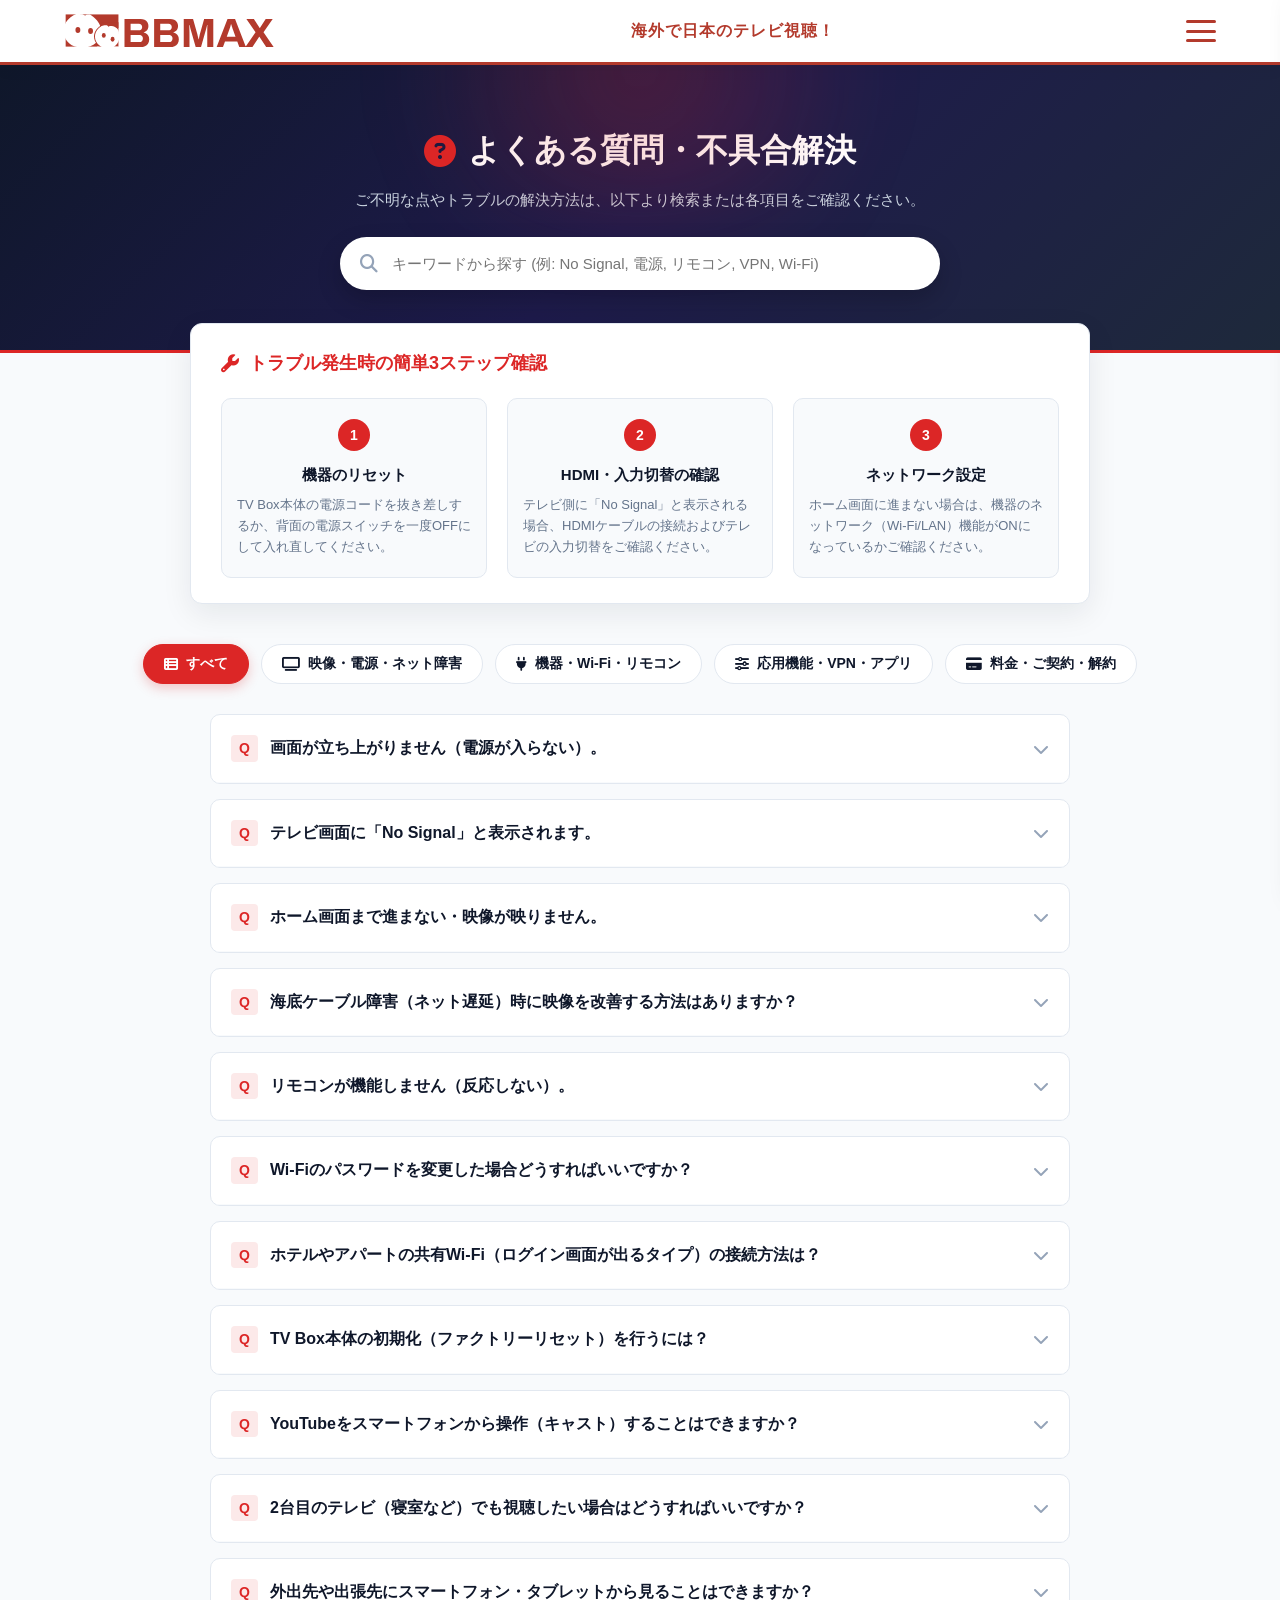
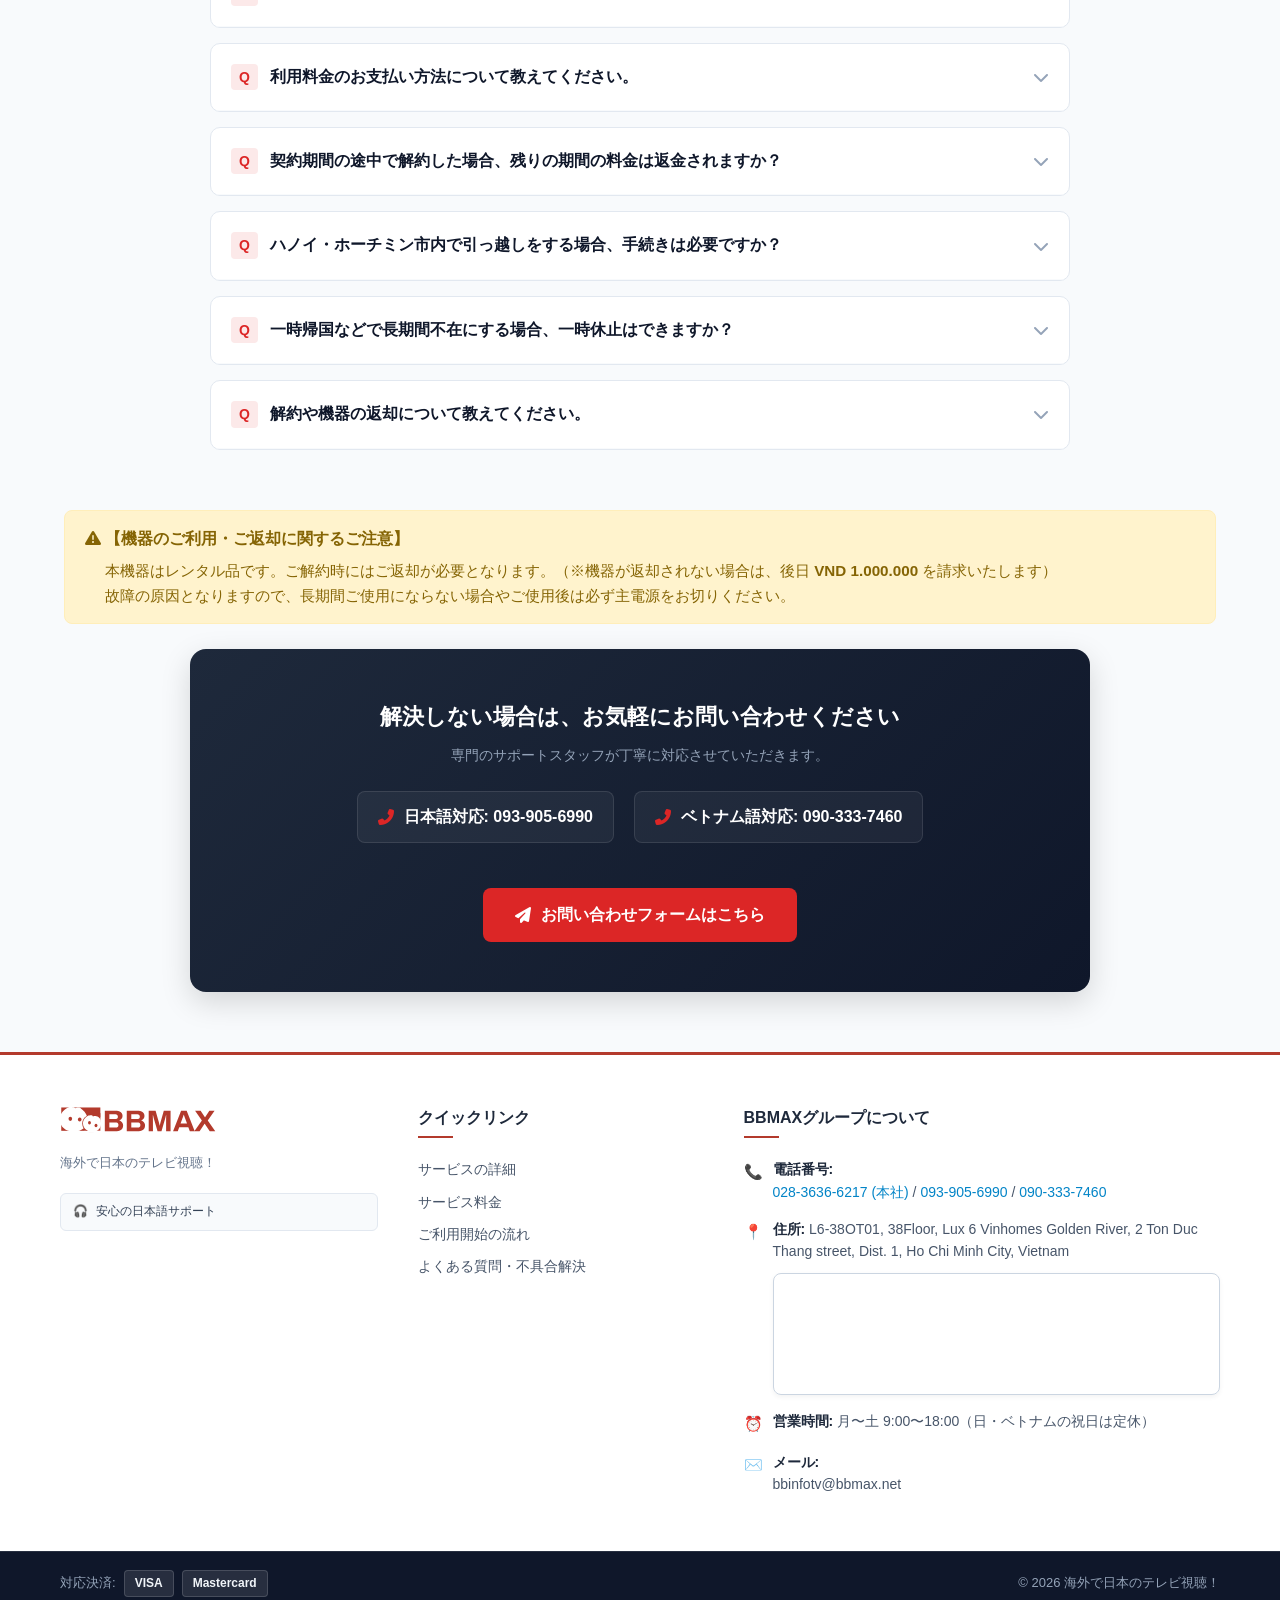
<file: faq.html>
<!DOCTYPE html>
<html lang="ja">
<head>
    <meta charset="UTF-8">
    <meta name="viewport" content="width=device-width, initial-scale=1.0">
    <title>よくある質問・不具合解決 - BBMAX 海外で日本のテレビ視聴</title>
    <meta name="description" content="BBMAXのよくある質問と不具合解決ページです。映像がつつながない、音が出ないなどのトラブル解決方法や操作方法をご確認いただけます。">
    
    <link rel="stylesheet" href="https://cdnjs.cloudflare.com/ajax/libs/font-awesome/6.4.0/css/all.min.css">

    <!-- Favicon -->
    <link rel="icon" type="image/png" href="images/favicon.png">

    <!-- Font Awesome (Icons) -->
    <link rel="stylesheet" href="https://cdnjs.cloudflare.com/ajax/libs/font-awesome/6.4.0/css/all.min.css">

    <!-- Custom CSS Base -->
    <link rel="stylesheet" href="style.css">

    <style>
    :root {
        --primary-red: #dc2626;
        --primary-red-hover: #b91c1c;
        --dark-slate: #0f172a;
        --bg-light: #f8fafc;
        --border-color: #e2e8f0;
        --text-main: #0f172a;
        --text-muted: #64748b;
    }

    body {
        background-color: var(--bg-light);
        color: var(--text-main);
        font-family: -apple-system, BlinkMacSystemFont, "Segoe UI", Roboto, "Helvetica Neue", Arial, sans-serif;
        margin: 0;
        padding: 0;
    }

    /* KHỐI 1: BANNER & SEARCH */
    .faq-banner {
        position: relative;
        background: linear-gradient(135deg, #0f172a 0%, #1e1b4b 50%, #1e293b 100%);
        color: #ffffff;
        padding: 60px 20px;
        text-align: center;
        border-bottom: 3px solid var(--primary-red);
        overflow: hidden;
    }

    .faq-banner::before {
        content: '';
        position: absolute;
        top: -50%;
        left: 50%;
        transform: translateX(-50%);
        width: 600px;
        height: 300px;
        background: radial-gradient(circle, rgba(220, 38, 38, 0.25) 0%, rgba(0, 0, 0, 0) 70%);
        pointer-events: none;
        filter: blur(40px);
    }

    .faq-banner h1 {
        font-size: 32px;
        font-weight: 800;
        margin-bottom: 12px;
        display: flex;
        align-items: center;
        justify-content: center;
        gap: 12px;
    }

    .faq-banner h1 i {
        color: var(--primary-red);
    }

    .faq-banner p {
        font-size: 15px;
        color: #cbd5e1;
        margin-bottom: 25px;
    }

    .search-box {
        max-width: 600px;
        margin: 0 auto;
        position: relative;
    }

    .search-box input {
        width: 100%;
        padding: 16px 20px 16px 50px;
        border-radius: 50px;
        border: 2px solid transparent;
        font-size: 15px;
        outline: none;
        box-shadow: 0 10px 25px rgba(0, 0, 0, 0.2);
        transition: all 0.3s ease;
        box-sizing: border-box;
    }

    .search-box input:focus {
        border-color: var(--primary-red);
        box-shadow: 0 0 0 4px rgba(220, 38, 38, 0.2);
    }

    .search-box i {
        position: absolute;
        left: 20px;
        top: 50%;
        transform: translateY(-50%);
        color: #94a3b8;
        font-size: 18px;
    }

    /* KHỐI 2: QUICK TROUBLESHOOTING */
    .quick-trouble {
        max-width: 900px;
        margin: -30px auto 40px;
        background: #ffffff;
        border-radius: 12px;
        padding: 25px 30px;
        box-shadow: 0 10px 30px rgba(15, 23, 42, 0.08);
        border: 1px solid var(--border-color);
        position: relative;
        z-index: 10;
    }

    .quick-trouble-title {
        font-size: 18px;
        font-weight: 700;
        color: var(--primary-red);
        margin-bottom: 20px;
        display: flex;
        align-items: center;
        gap: 10px;
    }

    .steps-grid {
        display: grid !important;
        grid-template-columns: repeat(3, 1fr) !important;
        gap: 20px !important;
    }

    .step-card {
        background: #f8fafc !important;
        border: 1px solid #e2e8f0 !important;
        border-radius: 10px !important;
        padding: 20px 15px !important;
        text-align: center !important;
        display: flex !important;
        flex-direction: column !important;
        align-items: center !important;
        box-sizing: border-box !important;
        width: 100% !important;
    }

    .step-badge {
        background: var(--primary-red) !important;
        color: #ffffff !important;
        width: 32px !important;
        height: 32px !important;
        min-width: 32px !important;
        min-height: 32px !important;
        border-radius: 50% !important;
        display: inline-flex !important;
        align-items: center !important;
        justify-content: center !important;
        font-weight: 700 !important;
        font-size: 14px !important;
        margin-bottom: 12px !important;
        flex-shrink: 0 !important;
    }

    .step-card h4 {
        font-size: 15px !important;
        font-weight: 700 !important;
        color: var(--text-main) !important;
        margin: 0 0 8px 0 !important;
        width: 100% !important;
        display: block !important;
        writing-mode: horizontal-tb !important;
        text-orientation: mixed !important;
        white-space: normal !important;
        word-break: break-word !important;
        text-align: center !important;
    }

    .step-card p {
        font-size: 13px !important;
        color: var(--text-muted) !important;
        line-height: 1.6 !important;
        margin: 0 !important;
        width: 100% !important;
        display: block !important;
        writing-mode: horizontal-tb !important;
        text-orientation: mixed !important;
        text-align: left !important;
        word-break: break-word !important;
    }

    /* KHỐI 3: CATEGORY TABS */
    .category-tabs {
        display: flex;
        justify-content: center;
        gap: 12px;
        flex-wrap: wrap;
        margin-bottom: 30px;
    }

    .tab-btn {
        background: #ffffff;
        border: 1px solid var(--border-color);
        padding: 10px 20px;
        border-radius: 30px;
        font-size: 14px;
        font-weight: 600;
        color: var(--text-main);
        cursor: pointer;
        transition: all 0.25s ease;
        display: flex;
        align-items: center;
        gap: 8px;
    }

    .tab-btn:hover, .tab-btn.active {
        background: var(--primary-red);
        color: #ffffff;
        border-color: var(--primary-red);
        box-shadow: 0 4px 12px rgba(220, 38, 38, 0.25);
    }

    /* KHỐI 4: ACCORDION Q&A */
    .faq-container {
        max-width: 900px;
        margin: 0 auto 60px;
        padding: 0 20px;
    }

    .faq-item {
        background: #ffffff;
        border: 1px solid var(--border-color);
        border-radius: 10px;
        margin-bottom: 15px;
        overflow: hidden;
        transition: all 0.3s ease;
    }

    .faq-item:hover {
        border-color: #cbd5e1;
        box-shadow: 0 4px 12px rgba(0, 0, 0, 0.03);
    }

    .faq-question {
        padding: 20px;
        font-size: 16px;
        font-weight: 700;
        cursor: pointer;
        display: flex;
        justify-content: space-between;
        align-items: center;
        gap: 15px;
        user-select: none;
    }

    .faq-question .q-text {
        display: flex;
        align-items: flex-start;
        gap: 12px;
    }

    .faq-question .q-badge {
        background: rgba(220, 38, 38, 0.1);
        color: var(--primary-red);
        font-size: 14px;
        font-weight: 800;
        padding: 2px 8px;
        border-radius: 4px;
        flex-shrink: 0;
    }

    .faq-question .toggle-icon {
        color: #94a3b8;
        transition: transform 0.3s ease;
    }

    .faq-item.active .toggle-icon {
        transform: rotate(180deg);
        color: var(--primary-red);
    }

    .faq-answer {
        max-height: 0;
        overflow: hidden;
        transition: max-height 0.35s cubic-bezier(0, 1, 0, 1);
        background: #f8fafc;
        border-top: 1px solid transparent;
    }

    .faq-item.active .faq-answer {
        max-height: 1000px;
        border-top-color: var(--border-color);
        transition: max-height 0.35s ease-in-out;
    }

    .answer-content {
        padding: 20px;
        font-size: 14px;
        line-height: 1.7;
        color: #334155;
        display: flex;
        gap: 12px;
    }

    .answer-content .a-badge {
        background: #334155;
        color: #ffffff;
        font-size: 14px;
        font-weight: 800;
        padding: 2px 8px;
        border-radius: 4px;
        height: fit-content;
        flex-shrink: 0;
    }

    .no-results {
        text-align: center;
        padding: 40px;
        color: var(--text-muted);
        display: none;
    }

    /* KHỐI 5: CONTACT CTA */
    .cta-section {
        background: linear-gradient(135deg, #1e293b 0%, #0f172a 100%);
        color: #ffffff;
        padding: 50px 20px;
        text-align: center;
        border-radius: 16px;
        max-width: 900px;
        margin: 0 auto 60px;
        box-shadow: 0 10px 30px rgba(0,0,0,0.15);
    }

    .cta-section h3 {
        font-size: 22px;
        font-weight: 800;
        margin-bottom: 10px;
    }

    .cta-section p {
        color: #94a3b8;
        font-size: 14px;
        margin-bottom: 25px;
    }

    .phone-group {
        display: flex;
        justify-content: center;
        gap: 20px;
        margin-bottom: 30px;
        flex-wrap: wrap;
    }

    .phone-box {
        background: rgba(255, 255, 255, 0.05);
        border: 1px solid rgba(255, 255, 255, 0.1);
        padding: 12px 20px;
        border-radius: 8px;
        display: flex;
        align-items: center;
        gap: 10px;
        font-weight: 700;
    }

    .phone-box a {
        color: #ffffff;
        text-decoration: none;
    }

    .phone-box i {
        color: var(--primary-red);
    }

    .btn-contact {
        display: inline-flex;
        align-items: center;
        gap: 10px;
        background: var(--primary-red);
        color: #ffffff;
        padding: 14px 32px;
        border-radius: 8px;
        font-weight: 700;
        text-decoration: none;
        transition: all 0.3s ease;
    }

    .btn-contact:hover {
        background: var(--primary-red-hover);
        transform: translateY(-2px);
        box-shadow: 0 6px 20px rgba(220, 38, 38, 0.35);
    }
    
    /* RESPONSIVE */
    @media (max-width: 768px) {
        .steps-grid {
            grid-template-columns: 1fr !important;
        }

        .quick-trouble {
            margin: -20px 15px 30px;
            padding: 20px;
        }

        .faq-banner h1 {
            font-size: 24px;
        }

        .phone-group {
            flex-direction: column;
            gap: 10px;
        }

        .btn-contact {
            width: 100%;
            justify-content: center;
            box-sizing: border-box;
        }
    }
</style>
</head>
<body>

    <!-- HEADER -->
    <header class="site-header">
        <div class="container header-container">
            <div class="logo">
                <a href="index.html"><img src="images/BBMAX.svg" alt="BBMAX Logo" height="40"></a>
            </div>
            <div class="header-slogan">
                海外で日本のテレビ視聴！
            </div>
            <button class="hamburger-btn" id="hamburgerBtn" aria-label="Toggle Menu">
                <span class="bar"></span>
                <span class="bar"></span>
                <span class="bar"></span>
            </button>
        </div>
    </header>

    <!-- SIDEBAR MENU -->
<div class="menu-overlay" id="menuOverlay"></div>
<aside class="side-menu" id="sideMenu" aria-label="Sidebar Menu">
    <button class="close-btn" id="closeMenuBtn" aria-label="Close Menu">&times;</button>
    <ul class="side-menu-links">
        <li><a href="index.html#details-section">サービスの詳細</a></li>
        <li><a href="index.html#pricing-section">サービス料金</a></li>
        <li><a href="index.html#workflow-section">利用開始の流れ</a></li>
        <li><a href="moshikomi.html" class="btn-highlight">お申込み</a></li>
        <li><a href="contact.html" class="btn-outline-menu">お問合せ</a></li>
        <li><a href="faq.html">よくある質問・不具合解決</a></li>
    </ul>
    <div class="side-menu-footer">
        <div class="phone-info">
            <p>☎ 093-905-6990 <small>(日本語対応)</small></p>
            <p>☎ 090-333-7460 <small>(ベトナム語対応)</small></p>
        </div>
    </div>
</aside>

   <!-- MAIN CONTENT -->
<main>
    <!-- KHỐI 1: BANNER & SEARCH -->
    <section class="faq-banner">
        <div class="container">
            <h1>
                <i class="fas fa-question-circle"></i> よくある質問・不具合解決
            </h1>
            <p>ご不明な点やトラブルの解決方法は、以下より検索または各項目をご確認ください。</p>
            
            <div class="search-box">
                <i class="fas fa-search"></i>
                <input type="text" id="faqSearch" placeholder="キーワードから探す (例: No Signal, 電源, リモコン, VPN, Wi-Fi)">
            </div>
        </div>
    </section>

    <!-- KHỐI 2: QUICK TROUBLESHOOTING -->
    <div class="container">
        <section class="quick-trouble">
            <div class="quick-trouble-title">
                <i class="fas fa-wrench"></i> トラブル発生時の簡単3ステップ確認
            </div>
            <div class="steps-grid">
                <div class="step-card">
                    <div class="step-badge">1</div>
                    <h4>機器のリセット</h4>
                    <p>TV Box本体の電源コードを抜き差しするか、背面の電源スイッチを一度OFFにして入れ直してください。</p>
                </div>
                <div class="step-card">
                    <div class="step-badge">2</div>
                    <h4>HDMI・入力切替の確認</h4>
                    <p>テレビ側に「No Signal」と表示される場合、HDMIケーブルの接続およびテレビの入力切替をご確認ください。</p>
                </div>
                <div class="step-card">
                    <div class="step-badge">3</div>
                    <h4>ネットワーク設定</h4>
                    <p>ホーム画面に進まない場合は、機器のネットワーク（Wi-Fi/LAN）機能がONになっているかご確認ください。</p>
                </div>
            </div>
        </section>

        <!-- KHỐI 3: CATEGORY TABS -->
        <div class="category-tabs">
            <button class="tab-btn active" data-category="all">
                <i class="fas fa-th-list"></i> すべて
            </button>
            <button class="tab-btn" data-category="trouble">
                <i class="fas fa-tv"></i> 映像・電源・ネット障害
            </button>
            <button class="tab-btn" data-category="device">
                <i class="fas fa-plug"></i> 機器・Wi-Fi・リモコン
            </button>
            <button class="tab-btn" data-category="usage">
                <i class="fas fa-sliders-h"></i> 応用機能・VPN・アプリ
            </button>
            <button class="tab-btn" data-category="payment">
                <i class="fas fa-credit-card"></i> 料金・ご契約・解約
            </button>
        </div>

        <!-- KHỐI 4: ACCORDION LIST -->
        <section class="faq-container" id="faqList">

            <!-- ==================================================== -->
            <!-- === 1. 映像・電源・ネット障害 (TROUBLE) === -->
            <!-- ==================================================== -->

            <!-- Q1: Màn hình không lên -->
            <div class="faq-item" data-category="trouble">
                <div class="faq-question">
                    <div class="q-text">
                        <span class="q-badge">Q</span>
                        <span>画面が立ち上がりません（電源が入らない）。</span>
                    </div>
                    <i class="fas fa-chevron-down toggle-icon"></i>
                </div>
                <div class="faq-answer">
                    <div class="answer-content">
                        <span class="a-badge">A</span>
                        <div>
                            1. TV Box本体の電源コードを抜き差ししてください。【本体前のランプ ➔ 緑に点灯】<br>
                            2. または、機器背面にある電源スイッチをOFFにしてから再度電源を入れてください。
                        </div>
                    </div>
                </div>
            </div>

            <!-- Q2: No Signal / HDMI -->
            <div class="faq-item" data-category="trouble">
                <div class="faq-question">
                    <div class="q-text">
                        <span class="q-badge">Q</span>
                        <span>テレビ画面に「No Signal」と表示されます。</span>
                    </div>
                    <i class="fas fa-chevron-down toggle-icon"></i>
                </div>
                <div class="faq-answer">
                    <div class="answer-content">
                        <span class="a-badge">A</span>
                        <div>
                            HDMI信号の認識不可能または未接続（端末のHDMIインプット不一致）の状態です。<br>
                            機器の信号がテレビ画面に接続されていませんので、テレビのリモコンで「入力切替」を押し、正しいHDMI番号（HDMI1、HDMI2など）に合わせる必要があります。
                        </div>
                    </div>
                </div>
            </div>

            <!-- Q3: Không vào được Home / Lỗi Internet -->
            <div class="faq-item" data-category="trouble">
                <div class="faq-question">
                    <div class="q-text">
                        <span class="q-badge">Q</span>
                        <span>ホーム画面まで進まない・映像が映りません。</span>
                    </div>
                    <i class="fas fa-chevron-down toggle-icon"></i>
                </div>
                <div class="faq-answer">
                    <div class="answer-content">
                        <span class="a-badge">A</span>
                        <div>
                            Internet接続のエラーが発生している可能性があります。<br>
                            機器のネットワーク機能（Wi-Fi設定またはLANケーブル接続）がONになっているか確認し、ルーターの再起動をお試しください。
                        </div>
                    </div>
                </div>
            </div>

            <!-- Q4: Xử lý khi đứt cáp quang biển (Chuyển HLS sang P2P) -->
            <div class="faq-item" data-category="trouble">
                <div class="faq-question">
                    <div class="q-text">
                        <span class="q-badge">Q</span>
                        <span>海底ケーブル障害（ネット遅延）時に映像を改善する方法はありますか？</span>
                    </div>
                    <i class="fas fa-chevron-down toggle-icon"></i>
                </div>
                <div class="faq-answer">
                    <div class="answer-content">
                        <span class="a-badge">A</span>
                        <div>
                            ベトナムの光海底ケーブル切断等によるネット回線障害が発生した場合、アプリの設定を「P2P」へ変更することで改善されます。<br><br>
                            <strong>1. KokyoTV アプリの場合：</strong>放送中に「OK」ボタン ➔「マイ設定」➔「一般設定」➔ 転送方式を<u>P2Pへ変更</u>。<br>
                            <strong>2. 最新 I-Living Plus の場合：</strong> 放送中に「決定」ボタン ➔「マイ設定」➔「一般設定」➔ 転送方式を<u>P2Pへ変更</u>。<br><br>
                            ※設定完了後は、必ず<strong>機器の再起動</strong>を行ってください。
                            <div style="margin-top: 8px;">
                                <a href="https://bbmaxgroup.amebaownd.com/pages/5179460/page_202108131745" target="_blank" style="color: #0056b3; font-weight: bold; text-decoration: underline;">
                                    <i class="fas fa-external-link-alt"></i> i-Living Plus 転送方式の設定変更ガイド（図解付き）
                                </a>
                            </div>
                        </div>
                    </div>
                </div>
            </div>
            <!-- ==================================================== -->
            <!-- === 2. 機器・Wi-Fi・リモコン (DEVICE) === -->
            <!-- ==================================================== -->

            <!-- Q6: Remote không bấm được -->
            <div class="faq-item" data-category="device">
                <div class="faq-question">
                    <div class="q-text">
                        <span class="q-badge">Q</span>
                        <span>リモコンが機能しません（反応しない）。</span>
                    </div>
                    <i class="fas fa-chevron-down toggle-icon"></i>
                </div>
                <div class="faq-answer">
                    <div class="answer-content">
                        <span class="a-badge">A</span>
                        <div>
                            電池切れの可能性がございます。新しい単4電池に交換してお試しください。<br>
                            また、TV Box本体の受光部に遮蔽物がないかも併せてご確認ください。
                        </div>
                    </div>
                </div>
            </div>

            <!-- Q7: Đổi pass Wi-Fi gia đình -->
            <div class="faq-item" data-category="device">
                <div class="faq-question">
                    <div class="q-text">
                        <span class="q-badge">Q</span>
                        <span>Wi-Fiのパスワードを変更した場合どうすればいいですか？</span>
                    </div>
                    <i class="fas fa-chevron-down toggle-icon"></i>
                </div>
                <div class="faq-answer">
                    <div class="answer-content">
                        <span class="a-badge">A</span>
                        <div>
                            TV Boxの「設定（Settings）」メニューから「Wi-Fi設定」を開き、新しいWi-Fiネットワークを選択して新しいパスワードを入力し直してください。有線LAN接続の場合はケーブルを挿すだけでご利用いただけます。
                        </div>
                    </div>
                </div>
            </div>

            <!-- Q8: Wi-Fi Khách sạn / Căn hộ dùng chung (Web Auth) -->
            <div class="faq-item" data-category="device">
                <div class="faq-question">
                    <div class="q-text">
                        <span class="q-badge">Q</span>
                        <span>ホテルやアパートの共有Wi-Fi（ログイン画面が出るタイプ）の接続方法は？</span>
                    </div>
                    <i class="fas fa-chevron-down toggle-icon"></i>
                </div>
                <div class="faq-answer">
                    <div class="answer-content">
                        <span class="a-badge">A</span>
                        <div>
                            Web認証画面が表示される共有Wi-Fi環境でも接続可能です。ブラウザ認証または設定画面より部屋番号等の認証情報を入力します。
                            <div style="margin-top: 8px;">
                                <a href="https://bbmaxgroup.amebaownd.com/pages/9825605/page_202606081346" target="_blank" style="color: #0056b3; font-weight: bold; text-decoration: underline;">
                                    <i class="fas fa-external-link-alt"></i> ホテル・アパート共有Wifi設定方法マニュアル
                                </a>
                            </div>
                        </div>
                    </div>
                </div>
            </div>

            <!-- Q9: Khôi phục cài đặt gốc thiết bị (Factory Reset) -->
            <div class="faq-item" data-category="device">
                <div class="faq-question">
                    <div class="q-text">
                        <span class="q-badge">Q</span>
                        <span>TV Box本体の初期化（ファクトリーリセット）を行うには？</span>
                    </div>
                    <i class="fas fa-chevron-down toggle-icon"></i>
                </div>
                <div class="faq-answer">
                    <div class="answer-content">
                        <span class="a-badge">A</span>
                        <div>
                            動作が重い場合やフリーズが頻発する場合は本体の初期化を行います。「設定」➔「ストレージとリセット」➔「初期化」から実行可能です。
                            <div style="margin-top: 8px;">
                                <a href="https://bbmaxgroup.amebaownd.com/pages/4852661/ilivingplusinitialize" target="_blank" style="color: #0056b3; font-weight: bold; text-decoration: underline;">
                                    <i class="fas fa-external-link-alt"></i> 器材初期化方法詳細はこちら
                                </a>
                            </div>
                        </div>
                    </div>
                </div>
            </div>


            <!-- ==================================================== -->
            <!-- === 3. 応用機能・VPN・アプリ (USAGE) === -->
            <!-- ==================================================== -->

            
            <!-- Q11: Cast YouTube bằng Điện thoại -->
            <div class="faq-item" data-category="usage">
                <div class="faq-question">
                    <div class="q-text">
                        <span class="q-badge">Q</span>
                        <span>YouTubeをスマートフォンから操作（キャスト）することはできますか？</span>
                    </div>
                    <i class="fas fa-chevron-down toggle-icon"></i>
                </div>
                <div class="faq-answer">
                    <div class="answer-content">
                        <span class="a-badge">A</span>
                        <div>
                            スマホとTV Boxを同じWi-Fiに接続し、YouTubeアプリの「キャスト」アイコンから連携して操作できます。
                            <div style="margin-top: 8px;">
                                <a href="https://bbmaxgroup.amebaownd.com/pages/5437349/page_202110181443" target="_blank" style="color: #0056b3; font-weight: bold; text-decoration: underline;">
                                    <i class="fas fa-external-link-alt"></i> YouTubeアプリをスマホで操作する方法
                                </a>
                            </div>
                        </div>
                    </div>
                </div>
            </div>

            <!-- Q12: Xem ở TV thứ 2 -->
            <div class="faq-item" data-category="usage">
                <div class="faq-question">
                    <div class="q-text">
                        <span class="q-badge">Q</span>
                        <span>2台目のテレビ（寝室など）でも視聴したい場合はどうすればいいですか？</span>
                    </div>
                    <i class="fas fa-chevron-down toggle-icon"></i>
                </div>
                <div class="faq-answer">
                    <div class="answer-content">
                        <span class="a-badge">A</span>
                        <div>
                            お得な「2台目割引プラン」をご用意しております。追加のTV Boxをお届け・設置いたしますので、お気軽にサポート窓口までお申し込みください。
                        </div>
                    </div>
                </div>
            </div>

            <!-- Q13: Xem trên Smartphone / Tablet -->
            <div class="faq-item" data-category="usage">
                <div class="faq-question">
                    <div class="q-text">
                        <span class="q-badge">Q</span>
                        <span>外出先や出張先にスマートフォン・タブレットから見ることはできますか？</span>
                    </div>
                    <i class="fas fa-chevron-down toggle-icon"></i>
                </div>
                <div class="faq-answer">
                    <div class="answer-content">
                        <span class="a-badge">A</span>
                        <div>
                            モバイルアプリ対応プランをご契約いただくことで、スマホ・タブレットからも視聴可能です。ログイン用のID/パスワードを発行いたしますので、窓口までご連絡ください。
                        </div>
                    </div>
                </div>
            </div>


            <!-- ==================================================== -->
            <!-- === 4. 料金・ご契約・解約 (PAYMENT) === -->
            <!-- ==================================================== -->

            <!-- Q14: Phương thức thanh toán -->
            <div class="faq-item" data-category="payment">
                <div class="faq-question">
                    <div class="q-text">
                        <span class="q-badge">Q</span>
                        <span>利用料金のお支払い方法について教えてください。</span>
                    </div>
                    <i class="fas fa-chevron-down toggle-icon"></i>
                </div>
                <div class="faq-answer">
                    <div class="answer-content">
                        <span class="a-badge">A</span>
                        <div>
                            お支払い方法は<strong>「クレジットカード」</strong>または<strong>「現金」</strong>となります（※銀行振込には対応しておりません）。<br><br>
                            ・<strong>現金支払い：</strong>ハノイ（HN）およびホーチミン（HCM）市内にお住まいのお客様は、弊社スタッフが直接ご自宅・オフィスへ集金に伺います。<br>
                            ・<strong>クレジットカード：</strong>各種クレジットカード決済に対応しております。
                        </div>
                    </div>
                </div>
            </div>

            <!-- Q15: Hoàn tiền khi hủy trước hạn -->
            <div class="faq-item" data-category="payment">
                <div class="faq-question">
                    <div class="q-text">
                        <span class="q-badge">Q</span>
                        <span>契約期間の途中で解約した場合、残りの期間の料金は返金されますか？</span>
                    </div>
                    <i class="fas fa-chevron-down toggle-icon"></i>
                </div>
                <div class="faq-answer">
                    <div class="answer-content">
                        <span class="a-badge">A</span>
                        <div>
                            はい、解約月以降の未利用分の費用につきましてはご返金いたします。<br>
                            <small style="color: #666; font-size: 0.9em; display: block; margin-top: 5px;">
                                ※ただし、特典・キャンペーン等で「最終の1か月分無料」となっている期間につきましては、返金の対象外となりますのであらかじめご了承ください。
                            </small>
                        </div>
                    </div>
                </div>
            </div>

            <!-- Q16: Chuyển nhà -->
            <div class="faq-item" data-category="payment">
                <div class="faq-question">
                    <div class="q-text">
                        <span class="q-badge">Q</span>
                        <span>ハノイ・ホーチミン市内で引っ越しをする場合、手続きは必要ですか？</span>
                    </div>
                    <i class="fas fa-chevron-down toggle-icon"></i>
                </div>
                <div class="faq-answer">
                    <div class="answer-content">
                        <span class="a-badge">A</span>
                        <div>
                            引っ越し先でもTV Boxとインターネット環境があればそのままご利用いただけます。再設定は不要ですが、集金先の住所変更が必要となりますので、お引っ越し前にサポート窓口（Line/Zalo/お電話）までご連絡ください。
                        </div>
                    </div>
                </div>
            </div>

            <!-- Q17: Về nước tạm thời -->
            <div class="faq-item" data-category="payment">
                <div class="faq-question">
                    <div class="q-text">
                        <span class="q-badge">Q</span>
                        <span>一時帰国などで長期間不在にする場合、一時休止はできますか？</span>
                    </div>
                    <i class="fas fa-chevron-down toggle-icon"></i>
                </div>
                <div class="faq-answer">
                    <div class="answer-content">
                        <span class="a-badge">A</span>
                        <div>
                            ご契約プランによって一時休止のご相談を承っております。一時帰国の予定が決まりましたら、事前にサポート窓口までお問い合わせください。
                        </div>
                    </div>
                </div>
            </div>

            <!-- Q18: Hủy dịch vụ & Trả máy -->
            <div class="faq-item" data-category="payment">
                <div class="faq-question">
                    <div class="q-text">
                        <span class="q-badge">Q</span>
                        <span>解約や機器の返却について教えてください。</span>
                    </div>
                    <i class="fas fa-chevron-down toggle-icon"></i>
                </div>
                <div class="faq-answer">
                    <div class="answer-content">
                        <span class="a-badge">A</span>
                        <div>
                            本機器はレンタル品です。ご解約時にご返却して頂くことになります。<br>
                            ※機器が返却されない場合は、後日 <strong>VND 1.000.000</strong> を請求いたしますのでご注意ください。
                        </div>
                    </div>
                </div>
            </div>

            <!-- Thông báo khi không tìm thấy kết quả -->
            <div class="no-results" id="noResults">
                該当する質問が見つかりませんでした。<br>お手数ですが、直接お問い合わせ窓口へご連絡ください。
            </div>

        </section>

        <!-- KHỐI CHÚ Ý: ĐIỀU KHOẢN MÁY THUÊ -->
        <div class="rental-notice-box" style="background: #fff3cd; border: 1px solid #ffeeba; border-radius: 8px; padding: 15px 20px; margin: 25px 0; color: #856404;">
            <p style="margin: 0 0 8px 0; font-weight: bold;"><i class="fas fa-exclamation-triangle"></i> 【機器のご利用・ご返却に関するご注意】</p>
            <ul style="margin: 0; padding-left: 20px; font-size: 0.95rem; line-height: 1.6;">
                <li>本機器はレンタル品です。ご解約時にはご返却が必要となります。（※機器が返却されない場合は、後日 <strong>VND 1.000.000</strong> を請求いたします）</li>
                <li>故障の原因となりますので、長期間ご使用にならない場合やご使用後は必ず主電源をお切りください。</li>
            </ul>
        </div>

        <!-- KHỐI 5: CONTACT CTA BOX -->
        <section class="cta-section">
            <h3>解決しない場合は、お気軽にお問い合わせください</h3>
            <p>専門のサポートスタッフが丁寧に対応させていただきます。</p>
            
            <div class="phone-group">
                <div class="phone-box">
                    <i class="fas fa-phone-alt"></i>
                    <span>日本語対応: <a href="tel:0939056990">093-905-6990</a></span>
                </div>
                <div class="phone-box">
                    <i class="fas fa-phone-alt"></i>
                    <span>ベトナム語対応: <a href="tel:0903337460">090-333-7460</a></span>
                </div>
            </div>

            <!-- THÔNG TIN LINE & ZALO -->
            <div class="social-contact" style="margin-top: 15px; font-size: 0.95rem; color: #444; text-align: center;">
            </div>

            <a href="contact.html" class="btn-contact" style="margin-top: 15px;">
                <i class="fas fa-paper-plane"></i> お問い合わせフォームはこちら
            </a>
        </section>
    </div>
</main>

    <!-- FOOTER -->
    <footer class="site-footer" id="contact-section">
        <div class="footer-container">
            <div class="footer-col footer-brand">
                <img src="images/BBMAX.svg" alt="BBMAX Logo" class="footer-logo">
                <p class="brand-desc">海外で日本のテレビ視聴！</p>
                <div class="trust-badges">
                    <div class="badge-item">
                        <span class="badge-icon">🎧</span>
                        <span>安心の日本語サポート</span>
                    </div>
                </div>
            </div>

            <div class="footer-col">
                <h4 class="footer-title">クイックリンク</h4>
                <ul class="footer-links">
                    <li><a href="index.html#details-section">サービスの詳細</a></li>
                    <li><a href="index.html#pricing-section">サービス料金</a></li>
                    <li><a href="index.html#workflow-section">ご利用開始の流れ</a></li>
                    <li><a href="faq.html">よくある質問・不具合解決</a></li>
                </ul>
            </div>

            <div class="footer-col footer-contact">
                    <h4 class="footer-title">
    <a href="https://bbmaxgroup.amebaownd.com" target="_blank" rel="noopener noreferrer" class="footer-link-group">
        BBMAXグループについて
    </a>
</h4>
                <ul class="contact-info">
                    <li>
                        <span class="contact-icon">📞</span>
                        <div>
                            <strong>電話番号:</strong><br>
                            <a href="tel:02836366217">028-3636-6217 (本社)</a> / 
                            <a href="tel:0939056990">093-905-6990</a> /
                            <a href="tel:0903337460">090-333-7460</a>
                        </div>
                    </li>
                    <li>
                        <span class="contact-icon">📍</span>
                        <div>
                            <strong>住所:</strong> L6-38OT01, 38Floor, Lux 6 Vinhomes Golden River, 2 Ton Duc Thang street, Dist. 1, Ho Chi Minh City, Vietnam
                            <div class="footer-map-wrapper">
                                <iframe 
                                    src="https://www.google.com/maps/embed?pb=!1m18!1m12!1m3!1d3919.4587883204276!2d106.70519397573616!3d10.776127659195353!2m3!1f0!2f0!3f0!3m2!1i1024!2i768!4f13.1!3m3!1m2!1s0x31752fba3fe4757d%3A0x277730b0f438970e!2sVinhomes%20Golden%20River!5e0!3m2!1svi!2s!4v1710000000000!5m2!1svi!2s" 
                                    width="100%" 
                                    height="120" 
                                    style="border:0;" 
                                    allowfullscreen="" 
                                    loading="lazy" 
                                    referrerpolicy="no-referrer-when-downgrade">
                                </iframe>
                            </div>
                        </div>
                    </li>
                    <li>
                        <span class="contact-icon">⏰</span>
                        <div><strong>営業時間:</strong> 月〜土 9:00〜18:00（日・ベトナムの祝日は定休）</div>
                    </li>
                    <li>
                        <span class="contact-icon">✉️</span>
                        <div>
                            <strong>メール:</strong><br>
                            bbinfotv@bbmax.net
                        </div>
                    </li>
                </ul>
            </div>
        </div>

        <div class="footer-bottom">
            <div class="footer-bottom-container">
                <div class="payment-methods">
                    <span>対応決済:</span>
                    <span class="pay-card">VISA</span>
                    <span class="pay-card">Mastercard</span>
                </div>
                <p class="copyright">&copy; 2026 海外で日本のテレビ視聴！</p>
            </div>
        </div>
    </footer>

    <!-- JAVASCRIPT LOGIC -->
    <script>
    document.addEventListener('DOMContentLoaded', function () {
        // --- 1. HAMBURGER MENU & NÚT X (Đã tối ưu không lo lỗi dừng script) ---
        const hamburgerBtn = document.getElementById('hamburgerBtn') || document.querySelector('.menu-btn, .navbar-toggler');
        const closeBtn = document.getElementById('closeBtn') || document.querySelector('.close-btn, .close, .side-menu .close');
        const sideMenu = document.getElementById('sideMenu') || document.querySelector('.side-menu');
        const menuOverlay = document.getElementById('menuOverlay') || document.querySelector('.menu-overlay');

        function openMenu() {
            sideMenu?.classList.add('active');
            menuOverlay?.classList.add('active');
        }

        function closeMenu() {
            sideMenu?.classList.remove('active');
            menuOverlay?.classList.remove('active');
        }

        if (hamburgerBtn) hamburgerBtn.onclick = openMenu;
        if (closeBtn) closeBtn.onclick = closeMenu;
        if (menuOverlay) menuOverlay.onclick = closeMenu;

        // --- 2. ACCORDION (FAQ) ---
        const faqItems = document.querySelectorAll('.faq-item');
        faqItems.forEach(item => {
            const question = item.querySelector('.faq-question');
            question?.addEventListener('click', () => {
                const isActive = item.classList.contains('active');
                faqItems.forEach(otherItem => otherItem.classList.remove('active'));
                if (!isActive) item.classList.add('active');
            });
        });

        // --- 3. CATEGORY TAB ---
        const tabBtns = document.querySelectorAll('.tab-btn');
        tabBtns.forEach(btn => {
            btn.addEventListener('click', () => {
                tabBtns.forEach(b => b.classList.remove('active'));
                btn.classList.add('active');
                filterFAQ();
            });
        });

        // --- 4. REALTIME SEARCH ---
        const searchInput = document.getElementById('faqSearch');
        const noResults = document.getElementById('noResults');

        if (searchInput) searchInput.addEventListener('input', filterFAQ);

        function filterFAQ() {
            const searchTerm = searchInput ? searchInput.value.toLowerCase().trim() : '';
            const activeTab = document.querySelector('.tab-btn.active');
            const activeCategory = activeTab ? activeTab.getAttribute('data-category') : 'all';
            let visibleCount = 0;

            faqItems.forEach(item => {
                const qEl = item.querySelector('.faq-question');
                const aEl = item.querySelector('.faq-answer');
                if (!qEl || !aEl) return;

                const questionText = qEl.textContent.toLowerCase();
                const answerText = aEl.textContent.toLowerCase();
                const itemCategory = item.getAttribute('data-category');

                const matchesSearch = questionText.includes(searchTerm) || answerText.includes(searchTerm);
                const matchesCategory = activeCategory === 'all' || itemCategory === activeCategory;

                if (matchesSearch && matchesCategory) {
                    item.style.display = 'block';
                    visibleCount++;
                } else {
                    item.style.display = 'none';
                    item.classList.remove('active');
                }
            });

            if (noResults) {
                noResults.style.display = visibleCount === 0 ? 'block' : 'none';
            }
        }
    });
</script>

</body>
</html>
</file>
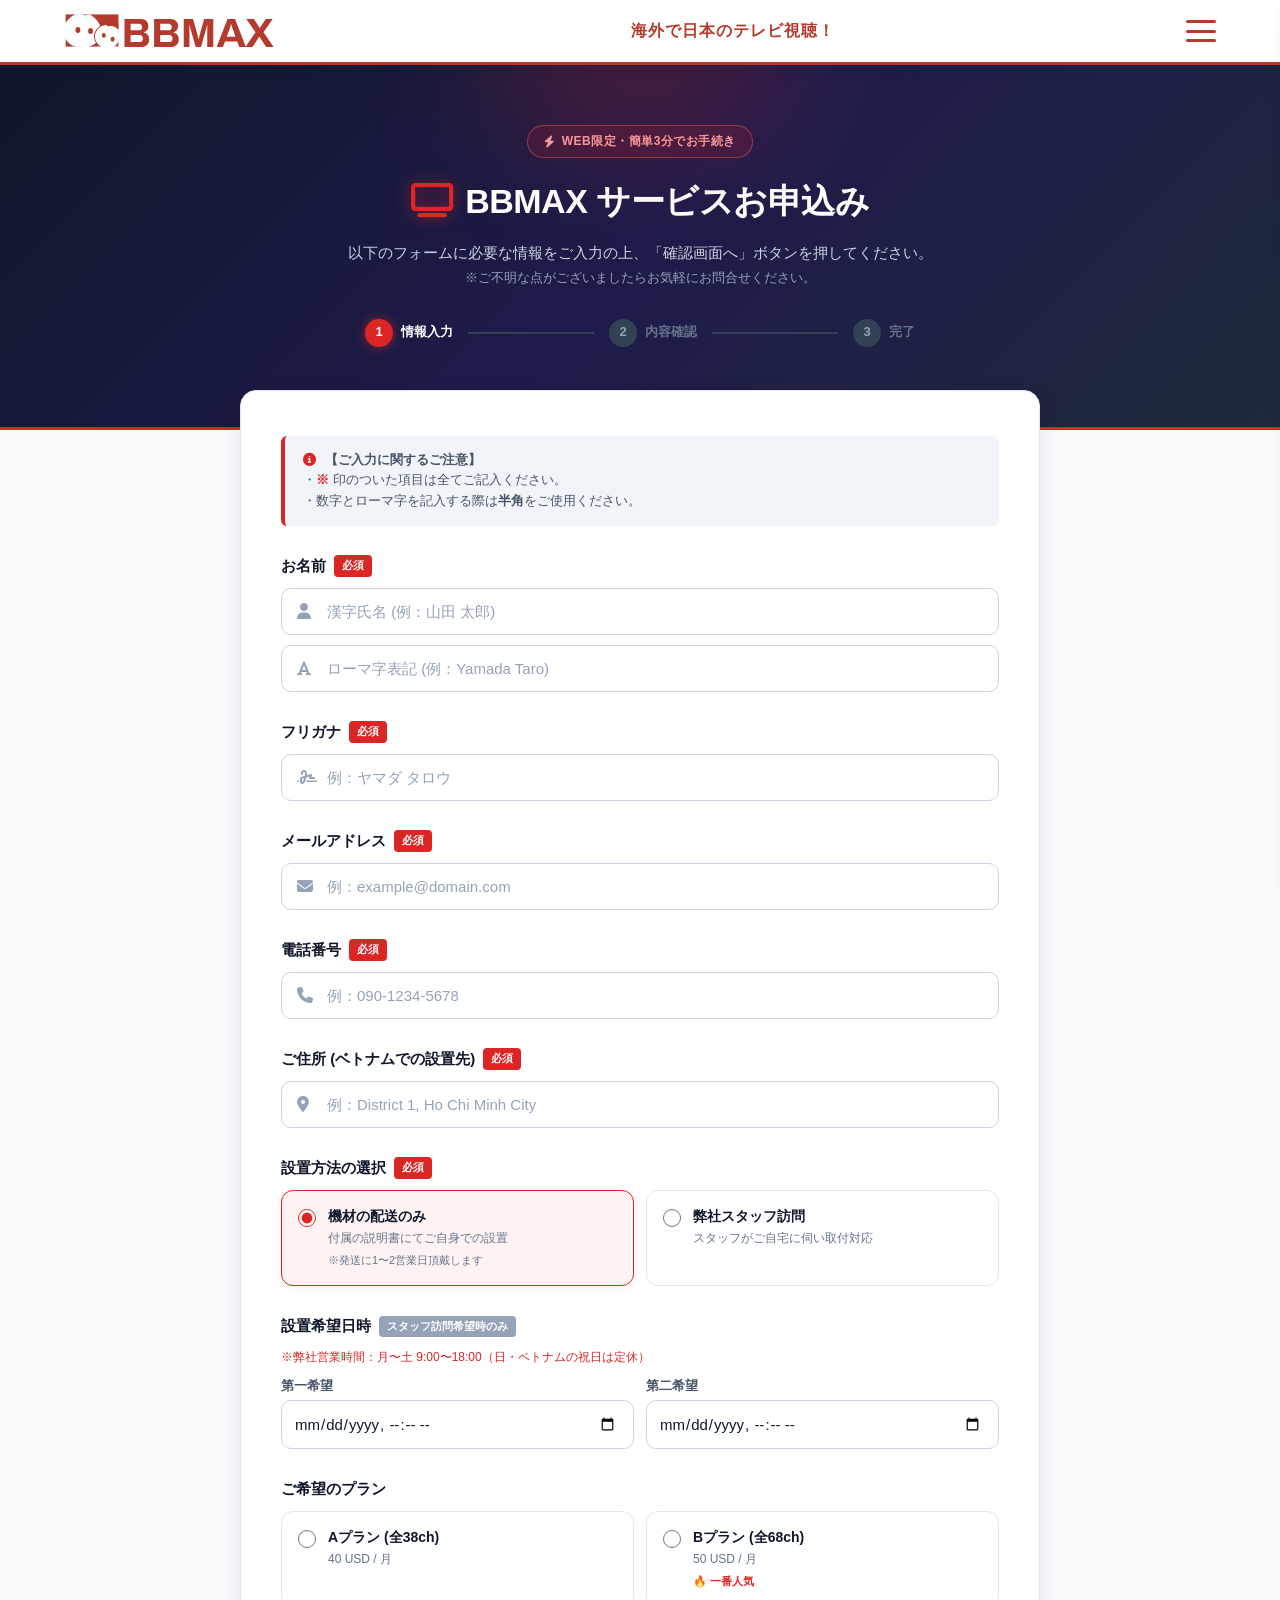
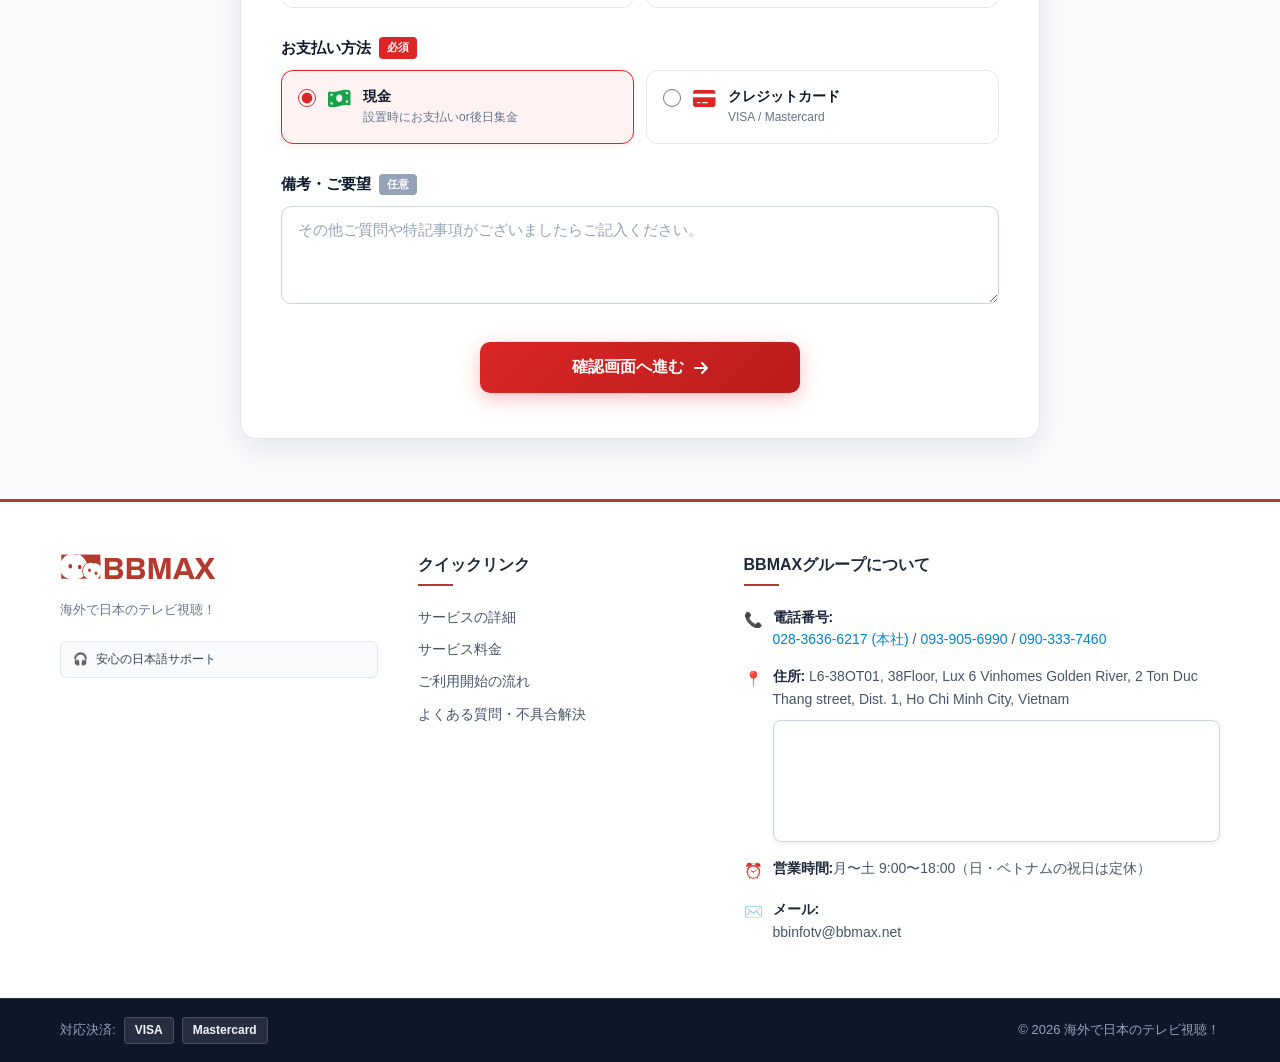
<file: moshikomi.html>
<!DOCTYPE html>
<html lang="ja">
<head>
    <meta charset="UTF-8">
    <meta name="viewport" content="width=device-width, initial-scale=1.0">
    <title>お申込み - BBMAX 海外で日本のテレビ視聴</title>
    <meta name="description" content="BBMAXのお申込みページです。ベトナムで日本のTV番組をリアルタイム視聴！簡単フォーム入力でスピーディーにお手続きいただけます。">

    <!-- Favicon -->
    <link rel="icon" type="image/png" href="images/favicon.png">

    <!-- Font Awesome (Icons) -->
    <link rel="stylesheet" href="https://cdnjs.cloudflare.com/ajax/libs/font-awesome/6.4.0/css/all.min.css">

    <!-- Custom CSS -->
    <link rel="stylesheet" href="style.css">
    
    <!--お申込み -->
    <style>
        :root {
            --primary-red: #dc2626;
            --primary-red-hover: #b91c1c;
            --primary-red-light: #fef2f2;
            --border-slate: #cbd5e1;
            --text-main: #0f172a;
        }

        /* BANNER */
        .page-banner {
            position: relative;
            background: linear-gradient(135deg, #0f172a 0%, #1e1b4b 50%, #1e293b 100%);
            color: #ffffff;
            padding: 60px 20px 80px;
            text-align: center;
            overflow: hidden;
            border-bottom: 3px solid var(--primary-red);
        }

        .page-banner::before {
            content: '';
            position: absolute;
            top: -50%;
            left: 50%;
            transform: translateX(-50%);
            width: 600px;
            height: 300px;
            background: radial-gradient(circle, rgba(220, 38, 38, 0.25) 0%, rgba(0, 0, 0, 0) 70%);
            pointer-events: none;
            filter: blur(40px);
        }

        .banner-badge {
            display: inline-flex;
            align-items: center;
            gap: 6px;
            background: rgba(220, 38, 38, 0.15);
            border: 1px solid rgba(250, 114, 114, 0.4);
            color: #fca5a5;
            font-size: 12px;
            font-weight: 700;
            padding: 6px 16px;
            border-radius: 20px;
            margin-bottom: 16px;
            letter-spacing: 0.5px;
            text-transform: uppercase;
        }

        .page-banner h1 {
            font-size: 34px;
            font-weight: 800;
            margin-bottom: 12px;
            letter-spacing: -0.5px;
            color: #ffffff;
            display: flex;
            align-items: center;
            justify-content: center;
            gap: 12px;
        }
        .page-banner h1 i {
            color: var(--primary-red);
            filter: drop-shadow(0 0 8px rgba(220,38,38,0.6));
        }

        .page-banner p.banner-desc {
            font-size: 15px;
            color: #cbd5e1;
            max-width: 600px;
            margin: 0 auto 30px;
            line-height: 1.6;
        }

        /* STEPS PROGRESS BAR */
        .form-steps {
            display: flex;
            justify-content: center;
            align-items: center;
            gap: 15px;
            max-width: 550px;
            margin: 0 auto;
        }
        .step-item {
            display: flex;
            align-items: center;
            gap: 8px;
            font-size: 13px;
            color: #64748b;
            font-weight: 600;
            transition: all 0.3s ease;
        }
        .step-item.active {
            color: #ffffff;
        }
        .step-number {
            width: 28px;
            height: 28px;
            border-radius: 50%;
            background: #334155;
            color: #94a3b8;
            display: flex;
            align-items: center;
            justify-content: center;
            font-size: 13px;
            font-weight: 700;
            transition: all 0.3s ease;
        }
        .step-item.active .step-number {
            background: var(--primary-red);
            color: #ffffff;
            box-shadow: 0 0 12px rgba(220, 38, 38, 0.6);
        }
        .step-line {
            flex: 1;
            height: 2px;
            background: #334155;
            min-width: 30px;
        }

        /* FORM CONTAINER */
        .form-section {
            padding: 0 0 60px;
            background-color: #f8fafc;
        }

        .form-container {
            max-width: 800px;
            margin: -40px auto 0;
            background: #ffffff;
            padding: 45px 40px;
            border-radius: 16px;
            box-shadow: 0 10px 30px rgba(15, 23, 42, 0.08);
            border: 1px solid #e2e8f0;
            position: relative;
            z-index: 10;
        }

        /* INSTRUCTION BOX */
        .form-notice-box {
            background-color: #f1f5f9;
            border-left: 4px solid var(--primary-red);
            padding: 14px 18px;
            border-radius: 6px;
            margin-bottom: 28px;
            font-size: 13px;
            color: #475569;
            line-height: 1.6;
        }

        .form-group {
            margin-bottom: 28px;
        }
        .form-group label.form-title {
            display: flex;
            align-items: center;
            font-weight: 700;
            font-size: 15px;
            color: var(--text-main);
            margin-bottom: 10px;
        }
        .form-group label .req {
            background-color: var(--primary-red);
            color: #fff;
            font-size: 11px;
            padding: 2px 8px;
            border-radius: 4px;
            margin-left: 8px;
            font-weight: 600;
        }
        .form-group label .opt {
            background-color: #94a3b8;
            color: #fff;
            font-size: 11px;
            padding: 2px 8px;
            border-radius: 4px;
            margin-left: 8px;
            font-weight: 600;
        }

        .input-wrapper {
            position: relative;
            display: flex;
            align-items: center;
        }
        .input-wrapper i.input-icon {
            position: absolute;
            left: 16px;
            color: #94a3b8;
            font-size: 16px;
            transition: color 0.25s ease;
            pointer-events: none;
        }

        .form-control {
            width: 100%;
            padding: 14px 16px 14px 45px;
            font-size: 15px;
            border: 1.5px solid var(--border-slate);
            border-radius: 10px;
            outline: none;
            transition: all 0.25s ease-in-out;
            font-family: inherit;
            color: var(--text-main);
            background-color: #fff;
        }
        .form-control::placeholder {
            color: #94a3b8;
        }
        .form-control:focus {
            border-color: var(--primary-red);
            box-shadow: 0 0 0 4px rgba(220, 38, 38, 0.12);
        }
        .input-wrapper:focus-within i.input-icon {
            color: var(--primary-red);
        }

        textarea.form-control {
            padding-left: 16px;
        }

        /* CARD SELECT GRID */
        .card-grid {
            display: grid;
            grid-template-columns: repeat(2, 1fr);
            gap: 12px;
        }
        .card-grid-3 {
            grid-template-columns: repeat(3, 1fr);
        }

        .radio-card {
            position: relative;
            display: flex;
            align-items: flex-start;
            gap: 12px;
            padding: 16px;
            background: #ffffff;
            border: 1.5px solid #e2e8f0;
            border-radius: 12px;
            cursor: pointer;
            transition: all 0.2s ease;
        }
        .radio-card:hover {
            border-color: #fca5a5;
            background-color: #fff8f8;
        }
        .radio-card input[type="radio"] {
            accent-color: var(--primary-red);
            width: 18px;
            height: 18px;
            margin-top: 2px;
            cursor: pointer;
        }
        
        .radio-card:has(input[type="radio"]:checked) {
            border-color: var(--primary-red);
            background-color: var(--primary-red-light);
            box-shadow: 0 2px 8px rgba(220, 38, 38, 0.08);
        }

        .card-content {
            display: flex;
            flex-direction: column;
        }
        .card-title {
            font-weight: 700;
            font-size: 14px;
            color: var(--text-main);
            line-height: 1.4;
        }
        .card-sub {
            font-size: 12px;
            color: #64748b;
            margin-top: 2px;
        }
        .card-badge {
            display: inline-block;
            font-size: 11px;
            font-weight: 700;
            color: var(--primary-red);
            margin-top: 4px;
        }

        /* BUTTONS */
        .submit-btn-wrap {
            text-align: center;
            margin-top: 30px;
            display: flex;
            gap: 15px;
            justify-content: center;
        }
        .btn-submit, .btn-back {
            font-size: 16px;
            font-weight: 700;
            padding: 15px 30px;
            border: none;
            border-radius: 10px;
            cursor: pointer;
            transition: all 0.3s ease;
            display: inline-flex;
            align-items: center;
            justify-content: center;
            gap: 10px;
        }
        .btn-submit {
            background: linear-gradient(135deg, var(--primary-red) 0%, var(--primary-red-hover) 100%);
            color: #ffffff;
            box-shadow: 0 6px 20px rgba(220, 38, 38, 0.28);
            flex: 1;
            max-width: 320px;
        }
        .btn-submit:hover {
            transform: translateY(-2px);
            box-shadow: 0 10px 25px rgba(220, 38, 38, 0.38);
        }
        .btn-back {
            background: #e2e8f0;
            color: #475569;
        }
        .btn-back:hover {
            background: #cbd5e1;
        }

        /* CONFIRMATION TABLE */
        .confirm-table {
            width: 100%;
            border-collapse: collapse;
            margin-bottom: 20px;
        }
        .confirm-table th, .confirm-table td {
            padding: 14px;
            border-bottom: 1px solid #e2e8f0;
            text-align: left;
            font-size: 15px;
        }
        .confirm-table th {
            width: 35%;
            background-color: #f8fafc;
            color: #475569;
            font-weight: 700;
        }
        .confirm-table td {
            color: var(--text-main);
            font-weight: 600;
        }

        /*  STEP 3 */
        .success-box {
            text-align: center;
            padding: 30px 10px;
        }
        .success-icon {
            font-size: 60px;
            color: #16a34a;
            margin-bottom: 20px;
        }
        .success-title {
            font-size: 24px;
            font-weight: 800;
            color: var(--text-main);
            margin-bottom: 12px;
        }
        .success-desc {
            font-size: 15px;
            color: #64748b;
            line-height: 1.6;
            margin-bottom: 30px;
        }

        /* RESPONSIVE */
        @media (max-width: 768px) {
            .form-container {
                padding: 30px 20px;
                margin-top: -20px;
                border-radius: 12px;
            }
            .card-grid, .card-grid-3 {
                grid-template-columns: 1fr;
            }
            .page-banner h1 {
                font-size: 24px;
            }
            .form-steps {
                gap: 8px;
            }
            .step-item span.step-title {
                display: none;
            }
            .confirm-table th, .confirm-table td {
                display: block;
                width: 100%;
            }
            .confirm-table th {
                background: transparent;
                padding-bottom: 4px;
                color: #94a3b8;
            }
            .install-date-grid {
                grid-template-columns: 1fr !important;
            }
        }
    </style>
</head>
<body>

    <!-- HEADER -->
    <header>
        <div class="container header-container">
            <div class="logo">
                <a href="index.html"><img src="images/BBMAX.svg" alt="BBMAX Logo" height="40"></a>
            </div>
            <div class="header-slogan">
                海外で日本のテレビ視聴！
            </div>
            <button class="hamburger-btn" id="hamburgerBtn" aria-label="Toggle Menu">
                <span class="bar"></span>
                <span class="bar"></span>
                <span class="bar"></span>
            </button>
        </div>
    </header>

    <!-- SIDEBAR MENU -->
    <div class="menu-overlay" id="menuOverlay"></div>
    <nav class="side-menu" id="sideMenu" aria-label="Sidebar Menu">
        <button class="close-btn" id="closeBtn" aria-label="Close Menu">&times;</button>
        <ul class="side-menu-links">
            <li><a href="index.html#details-section">サービスの詳細</a></li>
            <li><a href="index.html#pricing-section">サービス料金</a></li>
            <li><a href="index.html#workflow-section">利用開始の流れ</a></li>
            <li><a href="moshikomi.html" class="btn-highlight">お申込み</a></li>
            <li><a href="contact.html" class="btn-outline-menu">お問合せ</a></li>
            <li class="menu-divider"></li>
            <li><a href="faq.html">よくある質問・不具合解決</a></li>
        </ul>
        <div class="side-menu-footer">
            <div class="phone-info">
                <p>☎ 093-905-6990 <small>(日本語対応)</small></p>
                <p>☎ 090-333-7460 <small>(ベトナム語対応)</small></p>
            </div>
        </div>
    </nav>

    <!-- MAIN CONTENT -->
    <main>
        <!-- PAGE BANNER -->
        <section class="page-banner">
            <div class="container">
                <div class="banner-badge">
                    <i class="fas fa-bolt"></i> WEB限定・簡単3分でお手続き
                </div>
                <h1>
                    <i class="fas fa-tv"></i> BBMAX サービスお申込み
                </h1>
                <p class="banner-desc">
                    以下のフォームに必要な情報をご入力の上、「確認画面へ」ボタンを押してください。<br>
                    <small style="color: #94a3b8;">※ご不明な点がございましたらお気軽にお問合せください。</small>
                </p>

                <!-- Steps Progress -->
                <div class="form-steps">
                    <div class="step-item active" id="step-1-indicator">
                        <span class="step-number">1</span>
                        <span class="step-title">情報入力</span>
                    </div>
                    <div class="step-line"></div>
                    <div class="step-item" id="step-2-indicator">
                        <span class="step-number">2</span>
                        <span class="step-title">内容確認</span>
                    </div>
                    <div class="step-line"></div>
                    <div class="step-item" id="step-3-indicator">
                        <span class="step-number">3</span>
                        <span class="step-title">完了</span>
                    </div>
                </div>
            </div>
        </section>

        <!-- FORM SECTION -->
        <section class="form-section">
            <div class="container">
                <div class="form-container">
                    
                    <!-- STEP 1 -->
                    <form action="https://api.web3forms.com/submit" method="POST" id="moshikomiForm">
                        <input type="hidden" name="access_key" value="692b9396-2ddb-4d93-b3af-c7a6bfee4bbc">
                        <div class="form-notice-box">
                            <i class="fas fa-info-circle" style="color: var(--primary-red); margin-right: 5px;"></i>
                            <strong>【ご入力に関するご注意】</strong><br>
                            ・<span style="color: #dc2626; font-weight: bold;">※</span> 印のついた項目は全てご記入ください。<br>
                            ・数字とローマ字を記入する際は<strong>半角</strong>をご使用ください。
                        </div>

                        <div class="form-group">
                            <label class="form-title">お名前 <span class="req">必須</span></label>
                            <div style="display: flex; flex-direction: column; gap: 10px;">
                                <div class="input-wrapper">
                                    <i class="fas fa-user input-icon"></i>
                                    <input type="text" id="fullname_kanji" name="fullname_kanji" class="form-control" placeholder="漢字氏名 (例：山田 太郎)" required>
                                </div>
                                <div class="input-wrapper">
                                    <i class="fas fa-font input-icon"></i>
                                    <input type="text" id="fullname_romaji" name="fullname_romaji" class="form-control" placeholder="ローマ字表記 (例：Yamada Taro)" required>
                                </div>
                            </div>
                        </div>

                        <!-- 2. フリガナ -->
                        <div class="form-group">
                            <label for="furigana" class="form-title">フリガナ <span class="req">必須</span></label>
                            <div class="input-wrapper">
                                <i class="fas fa-signature input-icon"></i>
                                <input type="text" id="furigana" name="furigana" class="form-control" placeholder="例：ヤマダ タロウ" required>
                            </div>
                        </div>

                        <!-- 3. メールアドレス -->
                        <div class="form-group">
                            <label for="email" class="form-title">メールアドレス <span class="req">必須</span></label>
                            <div class="input-wrapper">
                                <i class="fas fa-envelope input-icon"></i>
                                <input type="email" id="email" name="email" class="form-control" placeholder="例：example@domain.com" required>
                            </div>
                        </div>

                        <!-- 4. 電話番号 -->
                        <div class="form-group">
                            <label for="phone" class="form-title">電話番号 <span class="req">必須</span></label>
                            <div class="input-wrapper">
                                <i class="fas fa-phone input-icon"></i>
                                <input type="tel" id="phone" name="phone" class="form-control" placeholder="例：090-1234-5678" required>
                            </div>
                        </div>

                        <!-- 5. ご住所 -->
                        <div class="form-group">
                            <label for="address" class="form-title">ご住所 (ベトナムでの設置先) <span class="req">必須</span></label>
                            <div class="input-wrapper">
                                <i class="fas fa-map-marker-alt input-icon"></i>
                                <input type="text" id="address" name="address" class="form-control" placeholder="例：District 1, Ho Chi Minh City" required>
                            </div>
                        </div>

                        <div class="form-group">
                            <label class="form-title">設置方法の選択 <span class="req">必須</span></label>
                            <div class="card-grid">
                                <label class="radio-card">
                                    <input type="radio" name="install_method" value="機材の配送のみ (ご自身での設置)" checked>
                                    <div class="card-content">
                                        <span class="card-title">機材の配送のみ</span>
                                        <span class="card-sub">付属の説明書にてご自身での設置</span>
                                        <span class="card-badge" style="color: #64748b; font-weight: normal;">※発送に1〜2営業日頂戴します</span>
                                    </div>
                                </label>
                                <label class="radio-card">
                                    <input type="radio" name="install_method" value="弊社スタッフ訪問にて取付希望">
                                    <div class="card-content">
                                        <span class="card-title">弊社スタッフ訪問</span>
                                        <span class="card-sub">スタッフがご自宅に伺い取付対応</span>
                                    </div>
                                </label>
                            </div>
                        </div>

                        <div class="form-group">
                            <label class="form-title">設置希望日時 <span class="opt">スタッフ訪問希望時のみ</span></label>
                            <p style="font-size: 12px; color: #dc2626; margin-bottom: 8px;">※弊社営業時間：月〜土 9:00〜18:00（日・ベトナムの祝日は定休）</p>
                            
                            <div class="install-date-grid" style="display: grid; grid-template-columns: 1fr 1fr; gap: 12px;">
                                <div>
                                    <label style="font-size: 13px; font-weight: 600; color: #475569; display: block; margin-bottom: 4px;">第一希望 </label>
                                    <input type="datetime-local" id="install_date_1" name="install_date_1" class="form-control" style="padding-left: 12px;">
                                </div>
                                <div>
                                    <label style="font-size: 13px; font-weight: 600; color: #475569; display: block; margin-bottom: 4px;">第二希望 </label>
                                    <input type="datetime-local" id="install_date_2" name="install_date_2" class="form-control" style="padding-left: 12px;">
                                </div>
                            </div>
                        </div>

                        <!-- 8. ご希望プラン -->
                        <div class="form-group">
                            <label class="form-title">ご希望のプラン</label>
                            <div class="card-grid">
                                <label class="radio-card">
                                    <input type="radio" name="plan" value="Aプラン (全38ch / 40 USD)">
                                    <div class="card-content">
                                        <span class="card-title">Aプラン (全38ch)</span>
                                        <span class="card-sub">40 USD / 月</span>
                                    </div>
                                </label>
                                <label class="radio-card">
                                    <input type="radio" name="plan" value="Bプラン (全68ch / 50 USD)">
                                    <div class="card-content">
                                        <span class="card-title">Bプラン (全68ch)</span>
                                        <span class="card-sub">50 USD / 月</span>
                                        <span class="card-badge">🔥 一番人気</span>
                                    </div>
                                </label>
                            </div>
                        </div>
                        <!-- 10. お支払い方法 -->
                        <div class="form-group">
                            <label class="form-title">お支払い方法 <span class="req">必須</span></label>
                            <div class="card-grid">
                                <label class="radio-card">
                                    <input type="radio" name="payment_method" value="現金 (Cash)" checked>
                                    <i class="fas fa-money-bill-wave" style="font-size: 20px; color: #16a34a; margin-top: 2px;"></i>
                                    <div class="card-content">
                                        <span class="card-title">現金</span>
                                        <span class="card-sub">設置時にお支払いor後日集金</span>
                                    </div>
                                </label>
                                <label class="radio-card">
                                    <input type="radio" name="payment_method" value="クレジットカード">
                                    <i class="fas fa-credit-card" style="font-size: 20px; color: var(--primary-red); margin-top: 2px;"></i>
                                    <div class="card-content">
                                        <span class="card-title">クレジットカード</span>
                                        <span class="card-sub">VISA / Mastercard</span>
                                    </div>
                                </label>
                            </div>
                        </div>

                        <div class="form-group">
                            <label for="notes" class="form-title">備考・ご要望 <span class="opt">任意</span></label>
                            <textarea id="notes" name="notes" class="form-control" rows="4" placeholder="その他ご質問や特記事項がございましたらご記入ください。"></textarea>
                        </div>

                        <div class="submit-btn-wrap">
                            <button type="button" id="toStep2Btn" class="btn-submit">
                                確認画面へ進む <i class="fas fa-arrow-right"></i>
                            </button>
                        </div>
                    </form>

                    <!-- STEP 2 -->
                    <div id="confirmStep" style="display: none;">
                        <h3 style="font-size: 18px; font-weight: 700; margin-bottom: 20px; color: var(--text-main); text-align: center;">
                            入力内容のご確認
                        </h3>
                        <p style="font-size: 14px; color: #64748b; margin-bottom: 25px; text-align: center;">
                            ご入力内容をご確認の上、「送信する」ボタンを押してください。
                        </p>

                        <table class="confirm-table">
                            <tr><th>お名前 (漢字)</th><td id="c-fullname-kanji"></td></tr>
                            <tr><th>お名前 (ローマ字)</th><td id="c-fullname-romaji"></td></tr>
                            <tr><th>フリガナ</th><td id="c-furigana"></td></tr>
                            <tr><th>メールアドレス</th><td id="c-email"></td></tr>
                            <tr><th>電話番号</th><td id="c-phone"></td></tr>
                            <tr><th>ご住所</th><td id="c-address"></td></tr>
                            <tr><th>設置方法</th><td id="c-install-method"></td></tr>
                            <tr><th>設置希望日時 (1)</th><td id="c-install-date-1"></td></tr>
                            <tr><th>設置希望日時 (2)</th><td id="c-install-date-2"></td></tr>
                            <tr><th>ご希望プラン</th><td id="c-plan"></td></tr>
                            <tr><th>ご契約期間</th><td id="c-period"></td></tr>
                            <tr><th>お支払い方法</th><td id="c-payment"></td></tr>
                            <tr><th>備考・ご要望</th><td id="c-notes"></td></tr>
                        </table>

                        <div class="submit-btn-wrap">
                            <button type="button" id="backToStep1Btn" class="btn-back">
                                <i class="fas fa-edit"></i> 修正する
                            </button>
                            <button type="button" id="finalSubmitBtn" class="btn-submit">
                                <i class="fas fa-paper-plane"></i> この内容で送信する
                            </button>
                        </div>
                    </div>

                    <!-- STEP 3 -->
                    <div id="successStep" style="display: none;">
                        <div class="success-box">
                            <div class="success-icon">
                                <i class="fas fa-check-circle"></i>
                            </div>
                            <h2 class="success-title">お申込みが完了いたしました</h2>
                            <p class="success-desc">
                                お申込みいただき誠にありがとうございます。<br>
                                ご入力いただいたメールアドレスへ確認メールをお送りいたしました。<br>
                                担当者より24時間以内にご連絡させていただきます。
                            </p>
                            <a href="index.html" class="btn-submit" style="text-decoration: none; display: inline-flex;">
                                トップページに戻る
                            </a>
                        </div>
                    </div>

                </div>
            </div>
        </section>
    </main>

    <!-- FOOTER -->
    <footer class="site-footer" id="contact-section">
        <div class="footer-container">
            <div class="footer-col footer-brand">
                <img src="images/BBMAX.svg" alt="BBMAX Logo" class="footer-logo">
                <p class="brand-desc">海外で日本のテレビ視聴！</p>
                <div class="trust-badges">
                    <div class="badge-item">
                        <span class="badge-icon">🎧</span>
                        <span>安心の日本語サポート</span>
                    </div>
                </div>
            </div>

            <div class="footer-col">
                <h4 class="footer-title">クイックリンク</h4>
                <ul class="footer-links">
                    <li><a href="index.html#details-section">サービスの詳細</a></li>
                    <li><a href="index.html#pricing-section">サービス料金</a></li>
                    <li><a href="index.html#workflow-section">ご利用開始の流れ</a></li>
                    <li><a href="faq.html">よくある質問・不具合解決</a></li>
                </ul>
            </div>

            <div class="footer-col footer-contact">
                    <h4 class="footer-title">
    <a href="https://bbmaxgroup.amebaownd.com" target="_blank" rel="noopener noreferrer" class="footer-link-group">
        BBMAXグループについて
    </a>
</h4>
                <ul class="contact-info">
                    <li>
                        <span class="contact-icon">📞</span>
                        <div>
                            <strong>電話番号:</strong><br>
                            <a href="tel:02836366217">028-3636-6217 (本社)</a> / 
                            <a href="tel:0939056990">093-905-6990</a> /
                            <a href="tel:0903337460">090-333-7460</a>
                        </div>
                    </li>
                    <li>
                        <span class="contact-icon">📍</span>
                        <div>
                            <strong>住所:</strong> L6-38OT01, 38Floor, Lux 6 Vinhomes Golden River, 2 Ton Duc Thang street, Dist. 1, Ho Chi Minh City, Vietnam
                            <div class="footer-map-wrapper">
                                <iframe 
                                    src="https://www.google.com/maps/embed?pb=!1m18!1m12!1m3!1d3919.4587883204276!2d106.70519397573616!3d10.776127659195353!2m3!1f0!2f0!3f0!3m2!1i1024!2i768!4f13.1!3m3!1m2!1s0x31752fba3fe4757d%3A0x277730b0f438970e!2sVinhomes%20Golden%20River!5e0!3m2!1svi!2s!4v1710000000000!5m2!1svi!2s" 
                                    width="100%" 
                                    height="120" 
                                    style="border:0;" 
                                    allowfullscreen="" 
                                    loading="lazy" 
                                    referrerpolicy="no-referrer-when-downgrade">
                                </iframe>
                            </div>
                        </div>
                    </li>
                    <li>
                        <span class="contact-icon">⏰</span>
                        <div><strong>営業時間:</strong>月〜土 9:00〜18:00（日・ベトナムの祝日は定休）</div>
                    </li>
                    <li>
                        <span class="contact-icon">✉️</span>
                         <div>
                            <strong>メール:</strong><br>
                            bbinfotv@bbmax.net
                        </div>
                    </li>
                </ul>
            </div>
        </div>

        <div class="footer-bottom">
            <div class="footer-bottom-container">
                <div class="payment-methods">
                    <span>対応決済:</span>
                    <span class="pay-card">VISA</span>
                    <span class="pay-card">Mastercard</span>
                </div>
                <p class="copyright">&copy; 2026 海外で日本のテレビ視聴！</p>
            </div>
        </div>
    </footer>

    <!-- JAVASCRIPT -->
    <script>
        document.addEventListener('DOMContentLoaded', function () {
            // 1. Hamburger Menu Logic
            const hamburgerBtn = document.getElementById('hamburgerBtn');
            const closeBtn = document.getElementById('closeBtn');
            const sideMenu = document.getElementById('sideMenu');
            const menuOverlay = document.getElementById('menuOverlay');
            const menuLinks = document.querySelectorAll('.side-menu-links a');

            function openMenu() {
                if (sideMenu) sideMenu.classList.add('active');
                if (menuOverlay) menuOverlay.classList.add('active');
            }

            function closeMenu() {
                if (sideMenu) sideMenu.classList.remove('active');
                if (menuOverlay) menuOverlay.classList.remove('active');
            }

            if (hamburgerBtn) hamburgerBtn.addEventListener('click', openMenu);
            if (closeBtn) closeBtn.addEventListener('click', closeMenu);
            if (menuOverlay) menuOverlay.addEventListener('click', closeMenu);

            menuLinks.forEach(link => {
                link.addEventListener('click', closeMenu);
            });

            const form = document.getElementById('moshikomiForm');
            const confirmStep = document.getElementById('confirmStep');
            const successStep = document.getElementById('successStep');

            const toStep2Btn = document.getElementById('toStep2Btn');
            const backToStep1Btn = document.getElementById('backToStep1Btn');
            const finalSubmitBtn = document.getElementById('finalSubmitBtn');

            const step1Ind = document.getElementById('step-1-indicator');
            const step2Ind = document.getElementById('step-2-indicator');
            const step3Ind = document.getElementById('step-3-indicator');

            function formatDateTime(dateTimeStr) {
                if (!dateTimeStr) return '未指定 (なし)';
                const date = new Date(dateTimeStr);
                if (isNaN(date.getTime())) return dateTimeStr;
                
                const yyyy = date.getFullYear();
                const mm = String(date.getMonth() + 1).padStart(2, '0');
                const dd = String(date.getDate()).padStart(2, '0');
                const hh = String(date.getHours()).padStart(2, '0');
                const min = String(date.getMinutes()).padStart(2, '0');
                
                return `${yyyy}/${mm}/${dd} ${hh}:${min}`;
            }

            if (toStep2Btn) {
                toStep2Btn.addEventListener('click', function () {
                    if (!form.checkValidity()) {
                        form.reportValidity();
                        return;
                    }
   
                    if (document.getElementById('c-fullname-kanji')) document.getElementById('c-fullname-kanji').textContent = document.getElementById('fullname_kanji')?.value || '';
                    if (document.getElementById('c-fullname-romaji')) document.getElementById('c-fullname-romaji').textContent = document.getElementById('fullname_romaji')?.value || '';
                    if (document.getElementById('c-furigana')) document.getElementById('c-furigana').textContent = document.getElementById('furigana')?.value || '';
                    if (document.getElementById('c-email')) document.getElementById('c-email').textContent = document.getElementById('email')?.value || '';
                    if (document.getElementById('c-phone')) document.getElementById('c-phone').textContent = document.getElementById('phone')?.value || '';
                    if (document.getElementById('c-address')) document.getElementById('c-address').textContent = document.getElementById('address')?.value || '';
                    
                    const installMethod = document.querySelector('input[name="install_method"]:checked');
                    if (document.getElementById('c-install-method')) document.getElementById('c-install-method').textContent = installMethod ? installMethod.value : '';

                    if (document.getElementById('c-install-date-1')) document.getElementById('c-install-date-1').textContent = formatDateTime(document.getElementById('install_date_1')?.value);
                    if (document.getElementById('c-install-date-2')) document.getElementById('c-install-date-2').textContent = formatDateTime(document.getElementById('install_date_2')?.value);

                    const selectedPlan = document.querySelector('input[name="plan"]:checked');
                    if (document.getElementById('c-plan')) document.getElementById('c-plan').textContent = selectedPlan ? selectedPlan.value : '';

                    const selectedPeriod = document.querySelector('input[name="contract_period"]:checked');
                    if (document.getElementById('c-period')) document.getElementById('c-period').textContent = selectedPeriod ? selectedPeriod.value : '';

                    const selectedPayment = document.querySelector('input[name="payment_method"]:checked');
                    if (document.getElementById('c-payment')) document.getElementById('c-payment').textContent = selectedPayment ? selectedPayment.value : '';

                    const notesVal = document.getElementById('notes')?.value.trim();
                    if (document.getElementById('c-notes')) document.getElementById('c-notes').textContent = notesVal !== '' ? notesVal : 'なし';

                    if (form) form.style.display = 'none';
                    if (confirmStep) confirmStep.style.display = 'block';

                    if (step1Ind) step1Ind.classList.remove('active');
                    if (step2Ind) step2Ind.classList.add('active');

                    window.scrollTo({ top: 100, behavior: 'smooth' });
                });
            }

  
            if (backToStep1Btn) {
                backToStep1Btn.addEventListener('click', function () {
                    if (confirmStep) confirmStep.style.display = 'none';
                    if (form) form.style.display = 'block';

                    if (step2Ind) step2Ind.classList.remove('active');
                    if (step1Ind) step1Ind.classList.add('active');

                    window.scrollTo({ top: 100, behavior: 'smooth' });
                });
            }

            if (finalSubmitBtn) {
                finalSubmitBtn.addEventListener('click', function () {
                    const formData = new FormData(form);

                    fetch('https://api.web3forms.com/submit', {
                        method: 'POST',
                        body: formData
                    })
                    .then(async (response) => {
                        let json = await response.json();
                        if (response.status == 200) {
                            if (confirmStep) confirmStep.style.display = 'none';
                            if (successStep) successStep.style.display = 'block';

                            if (step2Ind) step2Ind.classList.remove('active');
                            if (step3Ind) step3Ind.classList.add('active');

                            window.scrollTo({ top: 100, behavior: 'smooth' });
                        } else {
                            console.log(json);
                            alert(json.message || 'Có lỗi xảy ra, vui lòng thử lại.');
                        }
                    })
                    .catch(error => {
                        console.log(error);
                        alert('Không thể kết nối tới hệ thống gửi mail.');
                    });
                });
            }
        });
    </script>
</body>
</html>
</file>
<file: style.css>
/* ========================================
   1. VARIABLES & RESET
======================================== */
:root {
    --primary-color: #B33A2C;
    --primary-hover: #8e2e23;
    --green-color: #2b9348;
    --text-main: #333333;
    --text-muted: #64748b;
    --bg-light: #f8f8f8;
    --border-color: #e2e8f0;
    --font-base: "Noto Sans JP", -apple-system, BlinkMacSystemFont, "Segoe UI", Roboto, sans-serif;
    --transition-fast: all 0.2s ease;
    --transition-normal: all 0.3s ease;
}

* {
    margin: 0;
    padding: 0;
    box-sizing: border-box;
}

html {
    scroll-behavior: smooth;
}

body {
    font-family: var(--font-base);
    background: var(--bg-light);
    color: var(--text-main);
    line-height: 1.6;
    writing-mode: horizontal-tb;
    text-orientation: mixed;
}

ul {
    list-style: none;
}

a {
    text-decoration: none;
    outline: none;
}

/* ========================================
   2. COMMON LAYOUT & BUTTONS
======================================== */
.container {
    width: 1200px;
    max-width: 90%;
    margin: 0 auto;
}

.btn-primary,
.btn-outline {
    padding: 12px 24px;
    border-radius: 4px;
    font-weight: bold;
    display: inline-block;
    transition: var(--transition-fast);
    text-align: center;
}

.btn-primary {
    background-color: var(--primary-color);
    color: #ffffff !important;
}

.btn-primary:hover {
    background-color: var(--primary-hover);
}

.btn-outline {
    border: 1px solid var(--primary-color);
    color: var(--primary-color) !important;
}

.btn-outline:hover {
    background-color: var(--primary-color);
    color: #ffffff !important;
}

/* ========================================
   3. HEADER & NAVIGATION
======================================== */
header, .site-header {
    width: 100%;
    height: 65px;
    background: #ffffff;
    border-bottom: 3px solid var(--primary-color);
    position: sticky;
    top: 0;
    z-index: 999;
    box-shadow: 0 4px 15px rgba(0, 0, 0, 0.05);
}

.header-container {
    display: flex;
    justify-content: space-between;
    align-items: center;
    height: 100%;
    padding: 0;
}

.logo a {
    display: flex;
    align-items: center;
}

.logo img {
    height: 40px;
    width: auto;
    display: block;
}

.header-slogan {
    font-size: 16px;
    font-weight: 700;
    color: var(--primary-color);
    letter-spacing: 1px;
    text-align: center;
}

.hamburger-btn {
    display: flex;
    flex-direction: column;
    justify-content: space-between;
    width: 30px;
    height: 22px;
    background: transparent;
    border: none;
    cursor: pointer;
    z-index: 1000;
}

.hamburger-btn .bar {
    width: 100%;
    height: 3px;
    background-color: var(--primary-color);
    border-radius: 2px;
    transition: var(--transition-normal);
}

.hamburger-btn:hover .bar {
    background-color: var(--primary-hover);
}

/* --- SIDEBAR MENU FIX --- */
.menu-overlay {
    position: fixed;
    inset: 0;
    background-color: rgba(15, 23, 42, 0.6);
    backdrop-filter: blur(2px);
    z-index: 9998;
    opacity: 0;
    visibility: hidden;
    transition: var(--transition-normal);
}

.menu-overlay.active {
    opacity: 1;
    visibility: visible;
}

.side-menu {
    position: fixed;
    top: 0;
    right: -320px;
    width: 300px;
    height: 100vh;
    background-color: #ffffff;
    box-shadow: -5px 0 25px rgba(0, 0, 0, 0.15);
    z-index: 9999;
    padding: 60px 25px 30px;
    display: flex;
    flex-direction: column;
    justify-content: space-between;
    transition: right 0.3s cubic-bezier(0.4, 0, 0.2, 1);
    overflow-y: auto;
    box-sizing: border-box;
}

.side-menu.active {
    right: 0;
}

.close-btn {
    position: absolute;
    top: 15px;
    right: 20px;
    font-size: 32px;
    background: none;
    border: none;
    color: #64748b;
    cursor: pointer;
    line-height: 1;
    padding: 5px;
}

.side-menu-links {
    list-style: none;
    padding: 0;
    margin: 20px 0;
}

.side-menu-links li {
    margin-bottom: 12px;
    width: 100%;
}

.side-menu-links a {
    color: var(--text-main);
    font-weight: 700;
    font-size: 15px;
    display: block;
    padding: 10px 12px;
    border-radius: 6px;
    transition: var(--transition-fast);
    text-decoration: none;
}

.side-menu-links a:hover {
    color: var(--primary-color);
    background-color: #f8fafc;
}

.side-menu-links .btn-highlight,
.side-menu-links .btn-outline-menu {
    text-align: center;
    padding: 12px;
}

.side-menu-links .btn-highlight {
    background-color: var(--primary-color);
    color: #ffffff !important;
    margin-top: 5px;
    border-radius: 8px;
}

.side-menu-links .btn-highlight:hover {
    background-color: var(--primary-hover);
}

.side-menu-links .btn-outline-menu {
    border: 1.5px solid var(--primary-color);
    color: var(--primary-color) !important;
    border-radius: 8px;
}

.side-menu-links .btn-outline-menu:hover {
    background-color: var(--primary-color);
    color: #ffffff !important;
}

.side-menu-footer {
    border-top: 1px solid var(--border-color);
    padding-top: 20px;
    font-size: 13px;
    color: var(--text-muted);
    margin-top: auto;
}

.side-menu-footer p {
    margin: 6px 0;
    font-weight: 500;
}

/* ========================================
   4. HERO SECTION & ANIMATIONS
======================================== */
.hero-nhk {
    position: relative;
    width: 100%;
    height: auto;
    min-height: 480px;
    display: flex;
    flex-direction: column;
    justify-content: space-between;
    overflow: hidden;
    background-color: #000000;
}

.hero-grid {
    position: absolute;
    inset: 0;
    display: grid;
    grid-template-columns: repeat(3, 1fr);
    grid-template-rows: repeat(2, 1fr);
    gap: 2px;
    opacity: 0.65;
    background-color: #000000;
}

.grid-item {
    position: relative;
    width: 100%;
    height: 100%;
    overflow: hidden;
}

.hero-grid img {
    width: 100%;
    height: 100%;
    object-fit: cover;
}

.animated-item {
    position: relative;
}

.animated-item img {
    position: absolute;
    top: 0;
    left: 0;
    transition: opacity 1.5s ease-in-out;
}

.animated-item .img-new {
    opacity: 0;
    animation: fadeImage 6s infinite alternate ease-in-out;
}

@keyframes fadeImage {
    0%, 20% { opacity: 0; }
    80%, 100% { opacity: 1; }
}

.zoom-item img {
    animation: imageZoom 8s ease-in-out infinite alternate;
}

.grid-item:nth-child(3) img { animation-delay: 2s; }
.grid-item:nth-child(5) img { animation-delay: 4s; }

@keyframes imageZoom {
    0% { transform: scale(1); }
    100% { transform: scale(1.15); }
}
.hero-overlay {
    position: absolute;
    top: 45%;
    left: 50%;
    transform: translate(-50%, -50%);
    text-align: center;
    color: #ffffff;
    width: 90%;
    max-width: 800px;
    z-index: 2;
}
.hero-overlay h1 {
    font-size: 56px;
    font-weight: 900;
    letter-spacing: 3px;
    margin-bottom: 10px;
    text-shadow: 2px 2px 8px rgba(0, 0, 0, 0.8);
}
.hero-overlay p {
    font-size: 20px;
    margin-bottom: 25px;
    text-shadow: 1px 1px 5px rgba(0, 0, 0, 0.8);
}
.hero-overlay .hero-btns {
    display: flex;
    justify-content: center;
    gap: 15px;
}
.hero-bottom-bar {
    position: relative;
    z-index: 3;
    width: 100%;
    background-color: #000000;
    color: #ffffff;
    text-align: center;
    padding: 12px 15px;
    font-size: 15px;
    font-weight: 500;
    letter-spacing: 1px;
    margin-top: auto;
}
/* ========================================
   5. DETAILS SECTION & FEATURES GRID
======================================== */
.details-section {
    padding: 10px 0;
    background-color: #fdfdfd;
}
.details-header {
    text-align: center;
    margin-bottom: 40px;
}
.details-header .section-title {
    font-size: 32px;
    color: var(--green-color);
    font-weight: 800;
    margin-bottom: 12px;
}
.badge-green {
    display: inline-block;
    background-color: var(--green-color);
    color: #ffffff;
    font-size: 20px;
    font-weight: bold;
    padding: 6px 24px;
    border-radius: 30px;
}
.highlights-banner {
    display: flex;
    justify-content: space-around;
    align-items: center;
    background: linear-gradient(135deg, #17c3b2, #219ebc);
    color: #ffffff;
    padding: 25px 20px;
    border-radius: 12px;
    margin-bottom: 50px;
    box-shadow: 0 8px 20px rgba(0,0,0,0.08);
}
.hl-item {
    display: flex;
    flex-direction: column;
    align-items: center;
    text-align: center;
}
.hl-number, .hl-icon {
    font-size: 42px;
    font-weight: 900;
    color: #ffb703;
    line-height: 1;
    margin-bottom: 5px;
}
.hl-icon { font-size: 36px; }
.hl-text {
    font-size: 16px;
    font-weight: 700;
}
.sub-section-title {
    font-size: 24px;
    color: var(--text-main);
    margin: 40px 0 25px;
    text-align: center;
}
.sub-section-title i {
    color: var(--green-color);
}
.features-grid {
    display: flex;
    flex-wrap: wrap;
    justify-content: center;
    gap: 20px;
    margin-bottom: 60px;
}
.feature-cards-container {
    display: flex;
    flex-wrap: wrap;
    justify-content: center;
    gap: 20px;
}
.feature-card {
    flex: 1 1 300px; 
    max-width: 340px;
    background: #ffffff;
    border: 1px solid #e0e0e0;
    border-radius: 10px;
    padding: 25px 20px;
    text-align: center;
    box-shadow: 0 4px 10px rgba(0,0,0,0.03);
    transition: transform 0.3s ease, border-color 0.3s ease, box-shadow 0.3s ease;
    
    display: flex;
    flex-direction: column;
    align-items: center;
    height: auto; 
}
.feature-card p {
    margin-top: auto; 
}

.feature-card:hover {
    transform: translateY(-5px);
    border-color: var(--green-color);
    box-shadow: 0 8px 20px rgba(0,0,0,0.06);
}

.feature-icon {
    width: 65px;
    height: 65px;
    margin: 0 auto 15px;
    background: #e8f5e9;
    color: var(--green-color);
    border-radius: 50%;
    display: flex;
    align-items: center;
    justify-content: center;
    font-size: 28px;
}

.feature-card h4 {
    font-size: 16px;
    color: #222222;
    margin-bottom: 12px;
    min-height: 48px;
    display: flex;
    align-items: center;
    justify-content: center;
    line-height: 1.45;
}

.feature-card p {
    font-size: 13px;
    color: #666666;
    text-align: left;
    line-height: 1.6;
    margin: 0;
}

.feature-card-highlight {
    border: 2px solid var(--primary-color);
    background-color: #fff8f6;
    position: relative;
    box-shadow: 0 4px 14px rgba(179, 58, 44, 0.12);
}

.feature-card-highlight:hover {
    border-color: var(--primary-hover);
    box-shadow: 0 8px 22px rgba(179, 58, 44, 0.2);
}

.feature-card-highlight .feature-icon {
    background-color: #fef2f2;
    color: var(--primary-color);
}

.feature-card-highlight h4 {
    color: var(--primary-color);
}

.feature-card-highlight::before {
    content: "RECOMMEND";
    position: absolute;
    top: -12px;
    right: 18px;
    background-color: var(--primary-color);
    color: #ffffff;
    font-size: 10px;
    font-weight: 800;
    padding: 3px 10px;
    border-radius: 12px;
    letter-spacing: 0.5px;
    box-shadow: 0 2px 6px rgba(179, 58, 44, 0.3);
}

.pillars-container {
    background-color: #e0f2f1;
    padding: 40px 20px;
    border-radius: 12px;
    margin-bottom: 60px;
}

.pillars-grid {
    display: grid;
    grid-template-columns: repeat(3, 1fr);
    gap: 25px;
}

.pillar-card {
    background: #ffffff;
    border-radius: 10px;
    padding: 30px 20px;
    text-align: center;
    position: relative;
    box-shadow: 0 4px 12px rgba(0,0,0,0.05);
}

.pillar-badge {
    position: absolute;
    top: -15px;
    left: 50%;
    transform: translateX(-50%);
    background: var(--primary-color);
    color: #ffffff;
    width: 32px;
    height: 32px;
    border-radius: 50%;
    font-weight: bold;
    line-height: 32px;
}

.pillar-card h4 {
    font-size: 20px;
    color: #1e293b;
    margin-bottom: 15px;
}

.pillar-img-box {
    width: 100%;
    max-width: 200px;
    height: 80px;
    margin: 10px auto 15px;
    display: flex;
    align-items: center;
    justify-content: center;
}

.pillar-img-box img {
    max-width: 100%;
    max-height: 100%;
    object-fit: contain;
}

.pillar-img-box.large-img {
    max-width: 100%;
    height: 140px;
}

.pillar-img-box.large-img img {
    width: 100%;
    height: 100%;
    object-fit: cover;
    border-radius: 6px;
}

.pillar-tags span {
    display: inline-block;
    background: var(--green-color);
    color: #ffffff;
    padding: 4px 10px;
    border-radius: 4px;
    font-size: 12px;
    font-weight: bold;
    margin: 2px;
}

.pillar-desc {
    font-size: 14px;
    color: #444444;
    margin-top: 10px;
}

.app-list {
    font-size: 12px;
    color: #0284c7;
    font-weight: bold;
    margin-top: 8px;
}

.overview-grid {
    display: grid;
    grid-template-columns: repeat(3, 1fr);
    gap: 25px;
}

.overview-card {
    background: #ffffff;
    border: 1px solid var(--border-color);
    border-radius: 8px;
    padding: 25px;
}

.card-img-placeholder {
    height: 120px;
    background: #f1f5f9;
    border-radius: 6px;
    display: flex;
    align-items: center;
    justify-content: center;
    font-size: 40px;
    color: var(--primary-color);
    margin-bottom: 15px;
}

.overview-card h4 {
    font-size: 18px;
    color: #333333;
    margin-bottom: 10px;
}

.overview-card p {
    font-size: 13px;
    color: #666666;
    line-height: 1.6;
}

/* ========================================
   6. PRICING & DISCOUNTS
======================================== */
.pricing-section {
    margin: 50px 0;
}

.pricing-grid {
    display: grid;
    grid-template-columns: repeat(2, 1fr);
    gap: 30px;
    max-width: 900px;
    margin: 0 auto 30px;
}

.pricing-card {
    background: #ffffff;
    border: 1px solid var(--border-color);
    border-radius: 12px;
    overflow: hidden;
    position: relative;
    box-shadow: 0 4px 15px rgba(0,0,0,0.05);
    display: flex;
    flex-direction: column;
}

.pricing-card.featured {
    border: 2px solid var(--primary-color);
    transform: scale(1.02);
}

.popular-badge {
    position: absolute;
    top: 12px;
    right: -32px;
    background: var(--primary-color);
    color: #ffffff;
    font-size: 11px;
    font-weight: bold;
    padding: 4px 35px;
    transform: rotate(45deg);
}

.card-header {
    padding: 25px 20px;
    text-align: center;
    background: #fafafa;
    border-bottom: 1px solid #eeeeee;
}

.border-blue { border-top: 5px solid #0284c7; }
.border-red { border-top: 5px solid var(--primary-color); }

.card-header h3 {
    font-size: 22px;
    color: #1e293b;
    margin-bottom: 5px;
}

.channel-count {
    display: inline-block;
    background: var(--border-color);
    color: #334155;
    font-size: 12px;
    font-weight: bold;
    padding: 3px 10px;
    border-radius: 12px;
    margin-bottom: 15px;
}

.price {
    font-size: 36px;
    font-weight: 900;
    color: #0f172a;
    line-height: 1;
}

.price span {
    font-size: 14px;
    color: var(--text-muted);
    font-weight: normal;
}

.price-vnd {
    font-size: 13px;
    color: var(--text-muted);
    margin-top: 5px;
}

.card-body {
    padding: 25px 20px;
    flex: 1;
}

.channel-category-list li {
    font-size: 14px;
    color: #334155;
    margin-bottom: 12px;
    line-height: 1.5;
}

.channel-category-list li.sub-detail {
    font-size: 12px;
    color: var(--text-muted);
    background: #f8fafc;
    padding: 8px 12px;
    border-radius: 6px;
}

.text-blue { color: #0284c7; }
.text-red { color: var(--primary-color); }

.pricing-options-container {
    max-width: 900px;
    margin: 0 auto;
}

.option-card {
    background: linear-gradient(180deg, #fff7ed 0%, #ffffff 100%);
    border-radius: 12px;
    padding: 22px;
    border: 1.5px solid #f97316;
    box-shadow: 0 4px 15px rgba(0, 0, 0, 0.03);
    text-align: center;
}

.option-badge {
    display: inline-flex;
    align-items: center;
    gap: 6px;
    background-color: var(--primary-color);
    color: #ffffff;
    font-weight: 700;
    font-size: 14px;
    padding: 6px 16px;
    border-radius: 20px;
    margin-bottom: 10px;
}

.option-sub {
    font-size: 13px;
    color: #475569;
    margin-bottom: 15px;
    line-height: 1.4;
}

.option-price-list {
    list-style: none;
    padding: 0;
    margin: 0 0 12px 0;
    display: grid;
    grid-template-columns: 1fr 1fr;
    gap: 15px;
}

.option-price-list li {
    display: flex;
    justify-content: space-between;
    align-items: center;
    padding: 12px 20px;
    background: #ffffff;
    border-radius: 8px;
    border: 1px solid var(--border-color);
}

.opt-plan {
    font-weight: 700;
    color: #1e293b;
    font-size: 14px;
}

.opt-price strong {
    color: var(--primary-color);
    font-size: 16px;
}

.opt-price small {
    color: var(--text-muted);
    font-size: 12px;
}

.option-note {
    font-size: 12px;
    color: var(--text-muted);
    margin: 0;
}

/* ========================================
   7. FAQ PAGE TROUBLESHOOTING & FAQ STYLES
======================================== */
.quick-trouble {
    max-width: 900px;
    margin: -30px auto 40px;
    background: #ffffff;
    border-radius: 12px;
    padding: 25px 30px;
    box-shadow: 0 10px 30px rgba(15, 23, 42, 0.08);
    border: 1px solid var(--border-color);
    position: relative;
    z-index: 10;
}

.quick-trouble-title {
    font-size: 18px;
    font-weight: 700;
    color: var(--primary-color);
    margin-bottom: 20px;
    display: flex;
    align-items: center;
    gap: 10px;
}

.steps-grid {
    display: grid;
    grid-template-columns: repeat(3, 1fr);
    gap: 20px;
}

/* Sửa lỗi dính chữ dọc & vỡ khung thẻ Step */
.quick-trouble .step-card {
    background: #f8fafc;
    border: 1px solid #e2e8f0;
    border-radius: 10px;
    padding: 20px 15px;
    text-align: center;
    display: flex;
    flex-direction: column;
    align-items: center;
    box-sizing: border-box;
    width: 100%;
}

.quick-trouble .step-badge {
    background: var(--primary-color);
    color: #ffffff;
    width: 32px;
    height: 32px;
    min-width: 32px;
    min-height: 32px;
    border-radius: 50%;
    display: inline-flex;
    align-items: center;
    justify-content: center;
    font-weight: 700;
    font-size: 14px;
    margin-bottom: 12px;
    flex-shrink: 0;
    box-shadow: none;
}

.quick-trouble .step-card h4 {
    font-size: 15px;
    font-weight: 700;
    color: var(--text-main);
    margin: 0 0 8px 0;
    width: 100%;
    display: block;
    writing-mode: horizontal-tb;
    text-orientation: mixed;
    white-space: normal;
    word-break: break-word;
    text-align: center;
}

.quick-trouble .step-card p {
    font-size: 13px;
    color: var(--text-muted);
    line-height: 1.6;
    margin: 0;
    width: 100%;
    display: block;
    writing-mode: horizontal-tb;
    text-orientation: mixed;
    text-align: left;
    word-break: break-word;
}

/* Category Tabs */
.category-tabs {
    display: flex;
    justify-content: center;
    gap: 12px;
    flex-wrap: wrap;
    margin-bottom: 30px;
}

.tab-btn {
    background: #ffffff;
    border: 1px solid var(--border-color);
    padding: 10px 20px;
    border-radius: 30px;
    font-size: 14px;
    font-weight: 600;
    color: var(--text-main);
    cursor: pointer;
    transition: var(--transition-fast);
    display: flex;
    align-items: center;
    gap: 8px;
}

.tab-btn:hover, .tab-btn.active {
    background: var(--primary-color);
    color: #ffffff;
    border-color: var(--primary-color);
    box-shadow: 0 4px 12px rgba(179, 58, 44, 0.25);
}

/* Accordion FAQ */
.faq-container {
    max-width: 900px;
    margin: 0 auto 60px;
    padding: 0 20px;
}

.faq-item {
    background: #ffffff;
    border: 1px solid var(--border-color);
    border-radius: 10px;
    margin-bottom: 15px;
    overflow: hidden;
    transition: var(--transition-normal);
}

.faq-item:hover {
    border-color: #cbd5e1;
    box-shadow: 0 4px 12px rgba(0, 0, 0, 0.03);
}

.faq-question {
    padding: 20px;
    font-size: 16px;
    font-weight: 700;
    cursor: pointer;
    display: flex;
    justify-content: space-between;
    align-items: center;
    gap: 15px;
    user-select: none;
}

.faq-question .q-text {
    display: flex;
    align-items: flex-start;
    gap: 12px;
}

.faq-question .q-badge {
    background: rgba(179, 58, 44, 0.1);
    color: var(--primary-color);
    font-size: 14px;
    font-weight: 800;
    padding: 2px 8px;
    border-radius: 4px;
    flex-shrink: 0;
}

.faq-question .toggle-icon {
    color: #94a3b8;
    transition: transform 0.3s ease;
}

.faq-item.active .toggle-icon {
    transform: rotate(180deg);
    color: var(--primary-color);
}

.faq-answer {
    max-height: 0;
    overflow: hidden;
    transition: max-height 0.35s cubic-bezier(0, 1, 0, 1);
    background: #f8fafc;
    border-top: 1px solid transparent;
}

.faq-item.active .faq-answer {
    max-height: 1000px;
    border-top-color: var(--border-color);
    transition: max-height 0.35s ease-in-out;
}

.answer-content {
    padding: 20px;
    font-size: 14px;
    line-height: 1.7;
    color: #334155;
    display: flex;
    gap: 12px;
}

.answer-content .a-badge {
    background: #334155;
    color: #ffffff;
    font-size: 14px;
    font-weight: 800;
    padding: 2px 8px;
    border-radius: 4px;
    height: fit-content;
    flex-shrink: 0;
}

.no-results {
    text-align: center;
    padding: 40px;
    color: var(--text-muted);
    display: none;
}

/* ========================================
   8. FOOTER (LIGHT MODE - NỀN TRẮNG)
======================================== */
.site-footer {
    background-color: #ffffff;
    color: var(--text-main);
    font-size: 14px;
    line-height: 1.6;
    padding-top: 50px;
    border-top: 3px solid var(--primary-color);
}

.footer-container {
    max-width: 1200px;
    margin: 0 auto;
    padding: 0 20px 40px;
    display: grid;
    grid-template-columns: 1fr 0.9fr 1.5fr;
    gap: 40px;
}

.footer-logo {
    width: 160px;
    height: auto;
    margin-bottom: 12px;
}

.brand-desc {
    color: var(--text-muted);
    margin-bottom: 20px;
    font-size: 13px;
}

.trust-badges {
    display: flex;
    flex-direction: column;
    gap: 8px;
}

.badge-item {
    display: flex;
    align-items: center;
    gap: 8px;
    background: #f8fafc;
    padding: 8px 12px;
    border-radius: 6px;
    font-size: 12px;
    color: #334155;
    border: 1px solid #e2e8f0;
}

.footer-title {
    color: #1e293b;
    font-size: 16px;
    font-weight: 700;
    margin-bottom: 20px;
    position: relative;
    padding-bottom: 8px;
}

.footer-title::after {
    content: '';
    position: absolute;
    bottom: 0;
    left: 0;
    width: 35px;
    height: 2px;
    background-color: var(--primary-color);
}

.footer-links,
.contact-info {
    list-style: none;
    padding: 0;
    margin: 0;
}

.footer-links li {
    margin-bottom: 10px;
}

.footer-links a {
    color: #475569;
    text-decoration: none;
    transition: var(--transition-fast);
}

.footer-links a:hover {
    color: var(--primary-color);
    padding-left: 4px;
}
.footer-link-group {
    color: inherit;            
    text-decoration: none;    
    transition: color 0.3s;   
}


.footer-link-group:hover {
    color: #cc0000;            
    text-decoration: underline; 
}

.contact-info li {
    margin-bottom: 15px;
    color: #475569;
    display: flex;
    gap: 10px;
    align-items: flex-start;
}

.contact-icon {
    font-size: 15px;
    margin-top: 2px;
}

.contact-info strong {
    color: #1e293b;
}

.contact-info a {
    color: #0284c7;
    text-decoration: none;
    transition: var(--transition-fast);
}

.contact-info a:hover {
    text-decoration: underline;
}

.footer-map-wrapper {
    margin-top: 10px;
    border-radius: 8px;
    overflow: hidden;
    border: 1px solid #cbd5e1;
    box-shadow: 0 2px 5px rgba(0, 0, 0, 0.05);
}

.footer-map-wrapper iframe {
    display: block;
}
.footer-bottom {
    background-color: #0f172a;
    padding: 18px 0;
    border-top: 1px solid rgba(255, 255, 255, 0.1);
}

.footer-bottom-container {
    max-width: 1200px;
    margin: 0 auto;
    padding: 0 20px;
    display: flex;
    justify-content: space-between;
    align-items: center;
    flex-wrap: wrap;
    gap: 15px;
}

.payment-methods {
    display: flex;
    align-items: center;
    gap: 8px;
    font-size: 13px;
    color: #94a3b8;
}

.pay-card {
    background: rgba(255, 255, 255, 0.1);
    color: #f1f5f9;
    padding: 3px 10px;
    border-radius: 4px;
    font-weight: 600;
    font-size: 12px;
    border: 1px solid rgba(255, 255, 255, 0.15);
}

.copyright {
    font-size: 13px;
    color: #94a3b8;
    margin: 0;
}

/* ========================================
   9. STEP FLOW SECTION (ご利用までの流れ)
======================================== */
.step-flow-section {
    margin: 40px 0 30px;
}

.step-flow-header {
    background-color: #0088cc;
    color: #ffffff;
    padding: 10px 18px;
    border-radius: 4px 4px 0 0;
    margin-bottom: 20px;
}

.step-flow-header h3 {
    font-size: 18px;
    font-weight: 800;
    margin: 0;
}

.step-flow-container {
    display: flex;
    flex-direction: column;
    gap: 20px;
    background: #ffffff;
    padding: 10px 0;
}

.step-flow-container .step-card {
    display: flex;
    align-items: flex-start;
    background: #ffffff;
    border-bottom: 1px solid #e2e8f0;
    padding-bottom: 20px;
    gap: 20px;
}

.step-flow-container .step-card:last-child {
    border-bottom: none;
    padding-bottom: 0;
}

.step-flow-container .step-badge {
    background-color: #0088cc;
    color: #ffffff;
    width: 100px;
    min-width: 100px;
    padding: 15px 0;
    display: flex;
    flex-direction: column;
    align-items: center;
    justify-content: center;
    border-radius: 4px;
    box-shadow: 0 2px 4px rgba(0,0,0,0.08);
    align-self: flex-start;
}

.step-flow-container .step-badge span {
    font-size: 13px;
    font-weight: 800;
    letter-spacing: 1px;
}

.step-flow-container .step-badge strong {
    font-size: 36px;
    font-weight: 900;
    line-height: 1;
    margin-top: 2px;
}

.step-content {
    flex: 1;
}

.step-content h4 {
    font-size: 18px;
    font-weight: 800;
    color: #1e293b;
    margin-bottom: 8px;
}

.step-desc {
    font-size: 13.5px;
    color: #475569;
    line-height: 1.6;
    margin-bottom: 15px;
}

.step-contact-box {
    background-color: #f8fafc;
    border: 1px solid #e2e8f0;
    border-radius: 8px;
    
    /* THU NHỎ KHUNG */
    max-width: 550px;       /* Giới hạn độ rộng vừa đẹp với 2 nút */
    margin: 16px auto 0;     /* Căn giữa toàn bộ khung xám */
    padding: 16px 20px;      /* Giảm chiều cao khung cho gọn */
    
    display: flex;
    justify-content: center;
    align-items: center;
}

.contact-col {
    display: flex;
    flex-direction: column;
    align-items: center;
    text-align: center;
    width: 100%;
    max-width: 500px;
}

.contact-label {
    display: block;
    font-size: 14px;
    font-weight: 700;
    color: #1e293b;
    margin-bottom: 12px;
}

.contact-label i {
    font-size: 8px;
    vertical-align: middle;
    color: #0284c7;
    margin-right: 6px;
}

.lang-tag {
    font-size: 12px;
    font-weight: normal;
    color: #64748b;
}

.btn-action-group {
    display: flex;
    gap: 16px;
    width: 100%;
    justify-content: center;
}

/* Base style cho cả 2 nút */
.btn-step-red,
.btn-step-green {
    display: inline-flex;
    align-items: center;
    justify-content: center;
    white-space: nowrap;      /* Chống rớt chữ お問い合わせ xuống 2 dòng */
    min-width: 160px;          /* Đảm bảo kích thước 2 nút cân bằng */
    padding: 12px 20px;
    border-radius: 6px;
    font-weight: 700;
    font-size: 14px;
    line-height: 1.2;
    text-decoration: none;
    transition: all 0.2s ease;
    box-shadow: 0 1px 2px rgba(0, 0, 0, 0.05);
}

/* Nút chính (Đăng ký): Nổi bật với tone đỏ dỏm */
.btn-step-red {
    background-color: #e11d48;
    color: #ffffff !important;
}

/* Nút phụ (Liên hệ): Dạng Ghost Button viền xanh hài hòa */
.btn-step-green {
    background-color: #ffffff;
    color: #0284c7 !important;
    border: 1.5px solid #0284c7;
}

/* Hiệu ứng Hover */
.btn-step-red:hover {
    background-color: #be123c;
    transform: translateY(-1px);
    box-shadow: 0 4px 6px -1px rgba(0, 0, 0, 0.1);
}

.btn-step-green:hover {
    background-color: #f0f9ff;
    color: #0369a1 !important;
    border-color: #0369a1;
    transform: translateY(-1px);
}

/* ========================================
   10. CHANNEL TABLE
======================================== */
.table-responsive-wrapper {
    width: 100%;
    overflow-x: auto;
    margin: 20px 0;
    border-radius: 6px;
    border: 1px solid #cbd5e1;
}

.channel-table {
    width: 100%;
    min-width: 700px;
    border-collapse: collapse;
    background-color: #ffffff;
    font-size: 14px;
}

.channel-table th, 
.channel-table td {
    border: 1px solid #cbd5e1;
    padding: 10px 14px;
    vertical-align: middle;
    line-height: 1.5;
    height: auto;
}

.channel-table thead th.col-category,
.channel-table th.col-category,
.channel-table th:first-child {
    background-color: #334155;
    color: #ffffff;
    font-weight: 700;
    text-align: center;
    width: 150px;
    min-width: 150px;
    white-space: nowrap;
}

.channel-table thead th.col-plan-a,
.channel-table thead th:nth-child(2) {
    background-color: #0284c7;
    color: #ffffff;
    text-align: center;
    font-weight: 700;
}

.channel-table thead th.col-plan-b,
.channel-table thead th:nth-child(3) {
    background-color: #e03a2f;
    color: #ffffff;
    text-align: center;
    font-weight: 700;
}

.channel-table tbody td.cat-cell,
.channel-table tbody td:first-child {
    background-color: #f1f5f9;
    color: #1e293b;
    font-weight: bold;
    text-align: center;
    width: 150px;
    min-width: 150px;
    white-space: nowrap;
}

.channel-table tbody td {
    color: #334155;
    text-align: left;
}

/* ========================================
   11. RESPONSIVE MEDIA QUERIES
======================================== */
@media (max-width: 768px) {
    /* Header Mobile */
    .header-slogan {
        font-size: 11px;
        text-align: center;
        line-height: 1.2;
    }

    /* Hero Mobile */
    .hero-nhk {
        min-height: 420px;
    }

    .hero-overlay h1 {
        font-size: 32px;
    }

    .hero-overlay p {
        font-size: 15px;
        margin-bottom: 20px;
    }

    .hero-overlay .hero-btns {
        flex-direction: column;
        gap: 10px;
        width: 100%;
        padding: 0 20px;
    }

    .hero-btns .btn-outline {
        background-color: rgba(255, 255, 255, 0.95);
        color: var(--primary-color) !important;
        border: 2px solid var(--primary-color);
        font-weight: bold;
    }

    .hero-bottom-bar {
        padding: 10px 10px;
        font-size: 13px;
    }

    /* Details, Grids & FAQ Mobile */
    .details-header .section-title {
        font-size: 24px;
    }

    .badge-green {
        font-size: 15px;
    }

    .features-grid .feature-card {
        flex: 1 1 100%;
        max-width: 100%;
    }

    .steps-grid {
        grid-template-columns: 1fr;
    }

    .quick-trouble {
        margin: -20px 15px 30px;
        padding: 20px;
    }

    .highlights-banner, 
    .pillars-grid, 
    .overview-grid, 
    .pricing-grid, 
    .option-price-list,
    .footer-container {
        grid-template-columns: 1fr;
        flex-direction: column;
        gap: 20px;
    }

    .pricing-card.featured {
        transform: scale(1);
    }

    .footer-bottom-container {
        flex-direction: column;
        gap: 10px;
        text-align: center;
    }

    /* Step Flow Mobile */
    .step-flow-container .step-card {
        flex-direction: column;
        gap: 12px;
    }

    .step-flow-container .step-badge {
        width: 100%;
        min-width: 100%;
        padding: 8px 0;
        flex-direction: row;
        gap: 8px;
    }

    .step-flow-container .step-badge strong {
        font-size: 22px;
        margin-top: 0;
    }

    .step-contact-box {
        grid-template-columns: 1fr;
        gap: 15px;
        padding: 12px;
    }

    .btn-action-group {
        flex-direction: column;
    }
}

@media (max-width: 480px) {
    .header-slogan {
        display: none;
    }
}
/* Container Banner Khuyến Mãi */
.discount-banner {
    background: linear-gradient(135deg, #fff8f6 0%, #ffffff 100%);
    border: 2px dashed #e63946;
    border-radius: 12px;
    padding: 24px 20px;
    margin: 25px 0;
    box-shadow: 0 4px 12px rgba(230, 57, 70, 0.08);
}

/* Tiêu đề Khuyến Mãi */
.discount-banner h4 {
    color: #e63946;
    font-size: 1.25rem;
    font-weight: 700;
    margin-bottom: 18px;
    display: flex;
    align-items: center;
    gap: 8px;
}

.discount-banner h4 i {
    font-size: 1.3rem;
}

/* Khung lưới chia 2 cột */
.discount-grid {
    display: grid;
    grid-template-columns: repeat(auto-fit, minmax(280px, 1fr));
    gap: 16px;
}

/* Thẻ gói cước lẻ (discount-item) */
.discount-item {
    background: #ffffff;
    border: 1.5px solid #ffccd0;
    border-radius: 10px;
    padding: 16px 20px;
    display: flex;
    flex-direction: column;
    gap: 6px;
    box-shadow: 0 2px 6px rgba(0, 0, 0, 0.04);
    transition: transform 0.2s ease;
}

.discount-item:hover {
    transform: translateY(-2px);
    border-color: #e63946;
}

/* Dòng "5/10ヵ月分のお支払いで" */
.discount-item .disc-title {
    font-size: 0.95rem;
    color: #555555;
    font-weight: 500;
}

/* Dòng "6/12ヵ月 視聴可能 (Xヵ月分無料！)" */
.discount-item .disc-desc {
    font-size: 1.1rem;
    color: #222222;
    display: flex;
    align-items: center;
    flex-wrap: wrap;
    gap: 8px;
}

/* Con số tháng to bật lên */
.discount-item .disc-desc strong {
    font-size: 1.75rem;
    font-weight: 800;
    color: #e63946;
}

/* Badge (Xヵ月分無料！) màu đỏ/vàng nổi bật */
.discount-item .disc-desc small {
    background-color: #e63946;
    color: #ffffff;
    font-size: 0.85rem;
    font-weight: bold;
    padding: 3px 10px;
    border-radius: 20px;
    display: inline-block;
}
</file>
